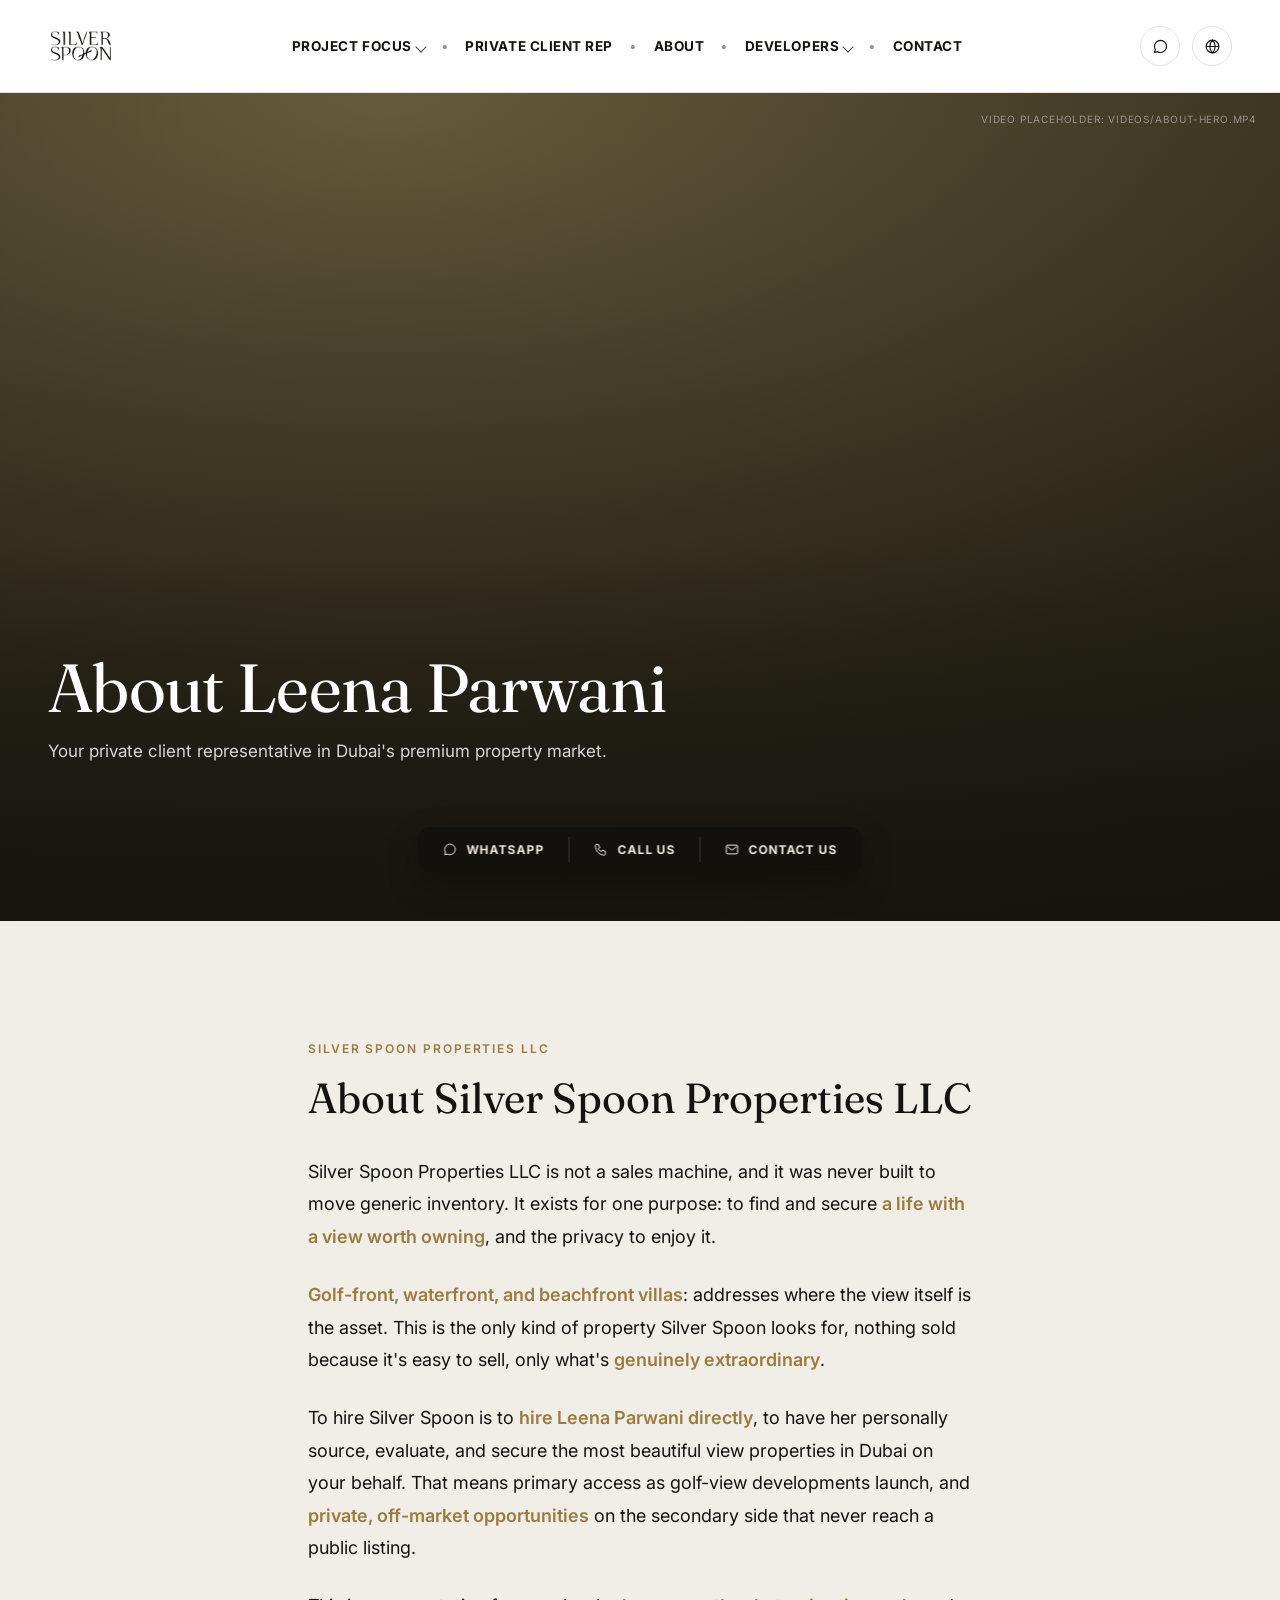
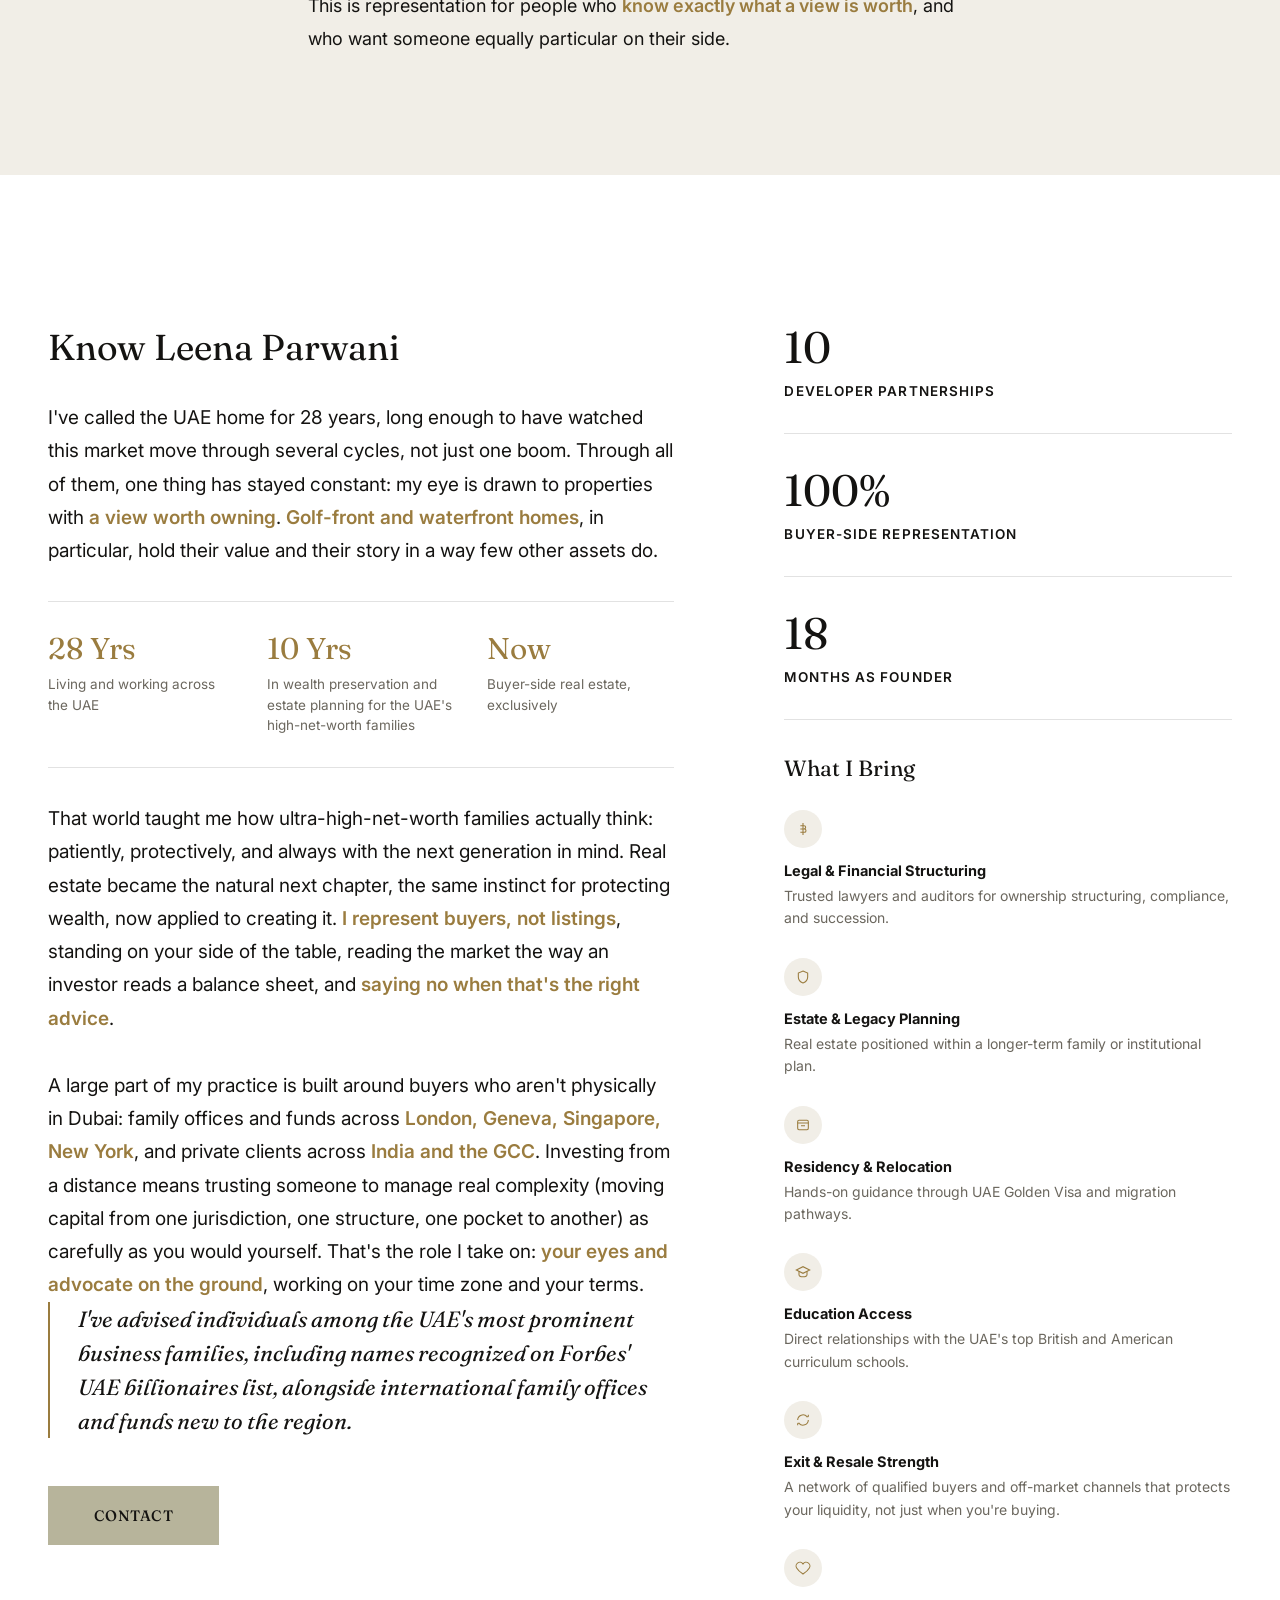
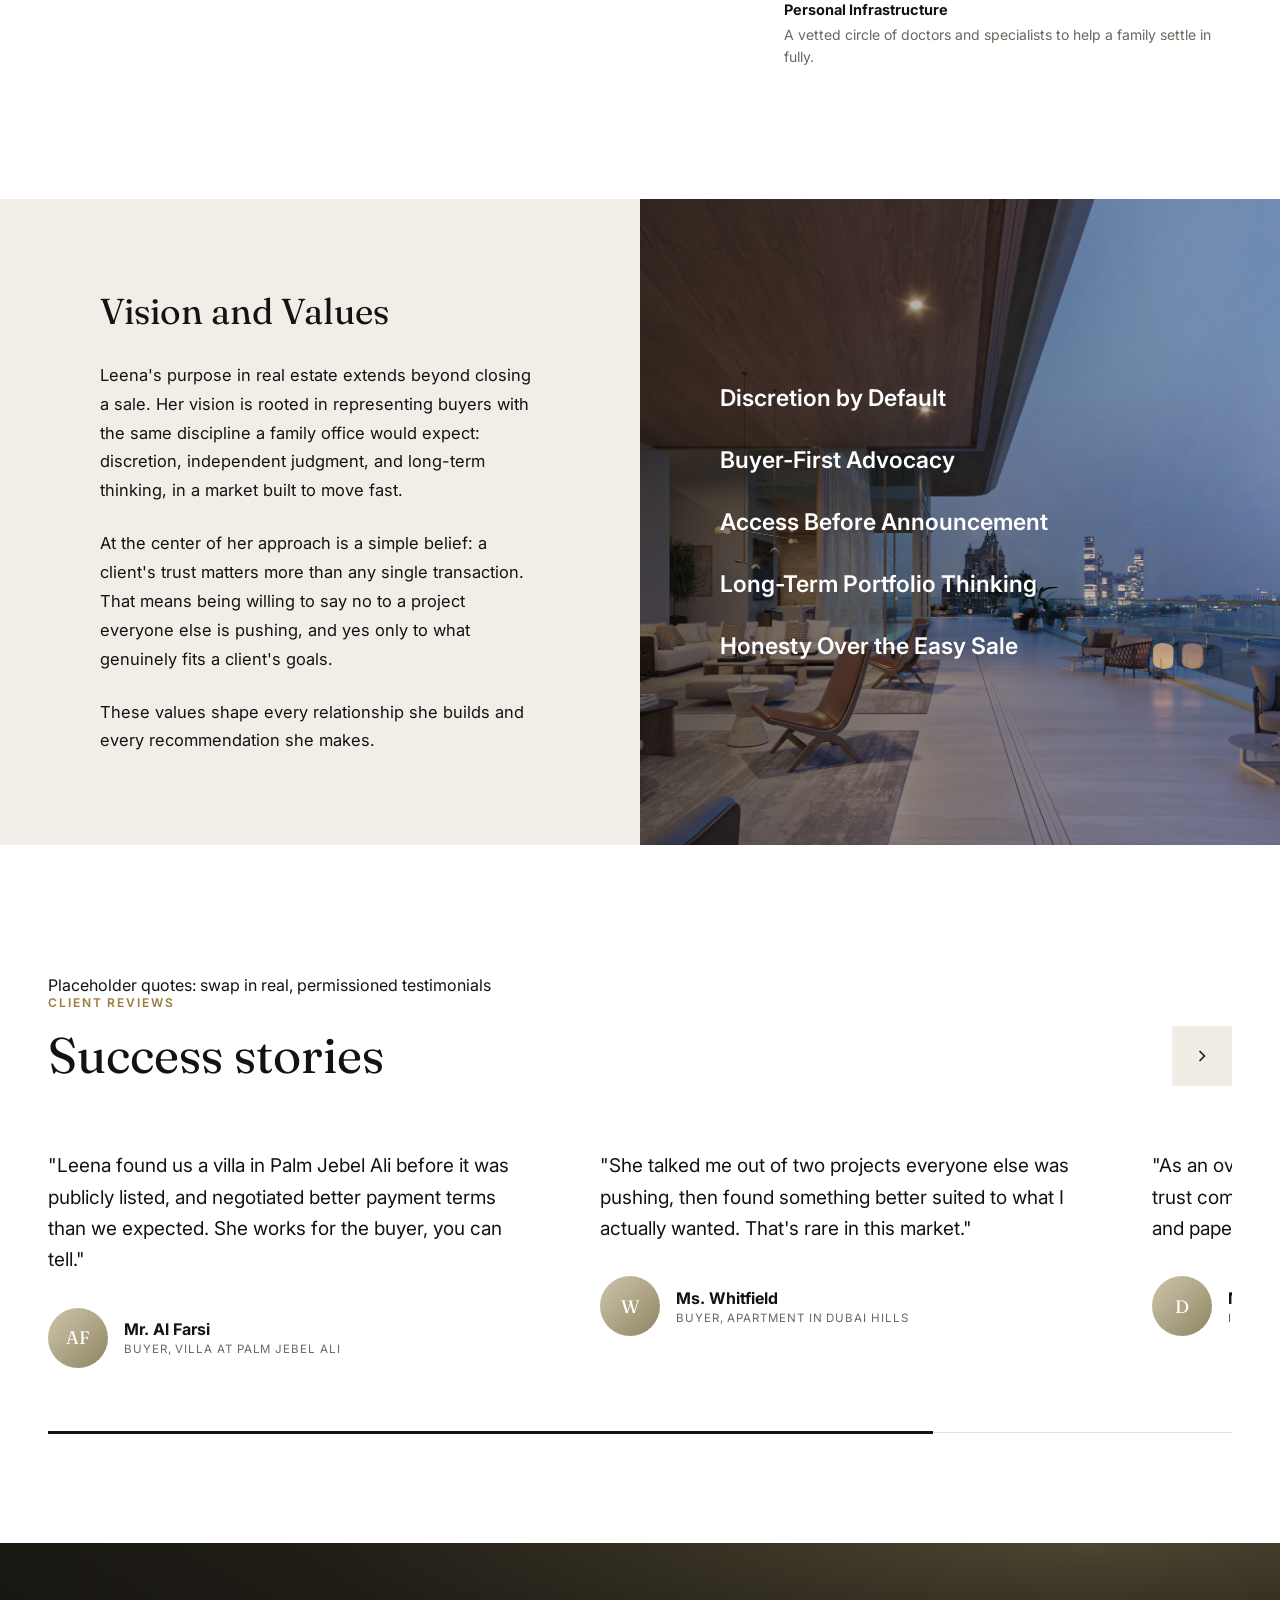
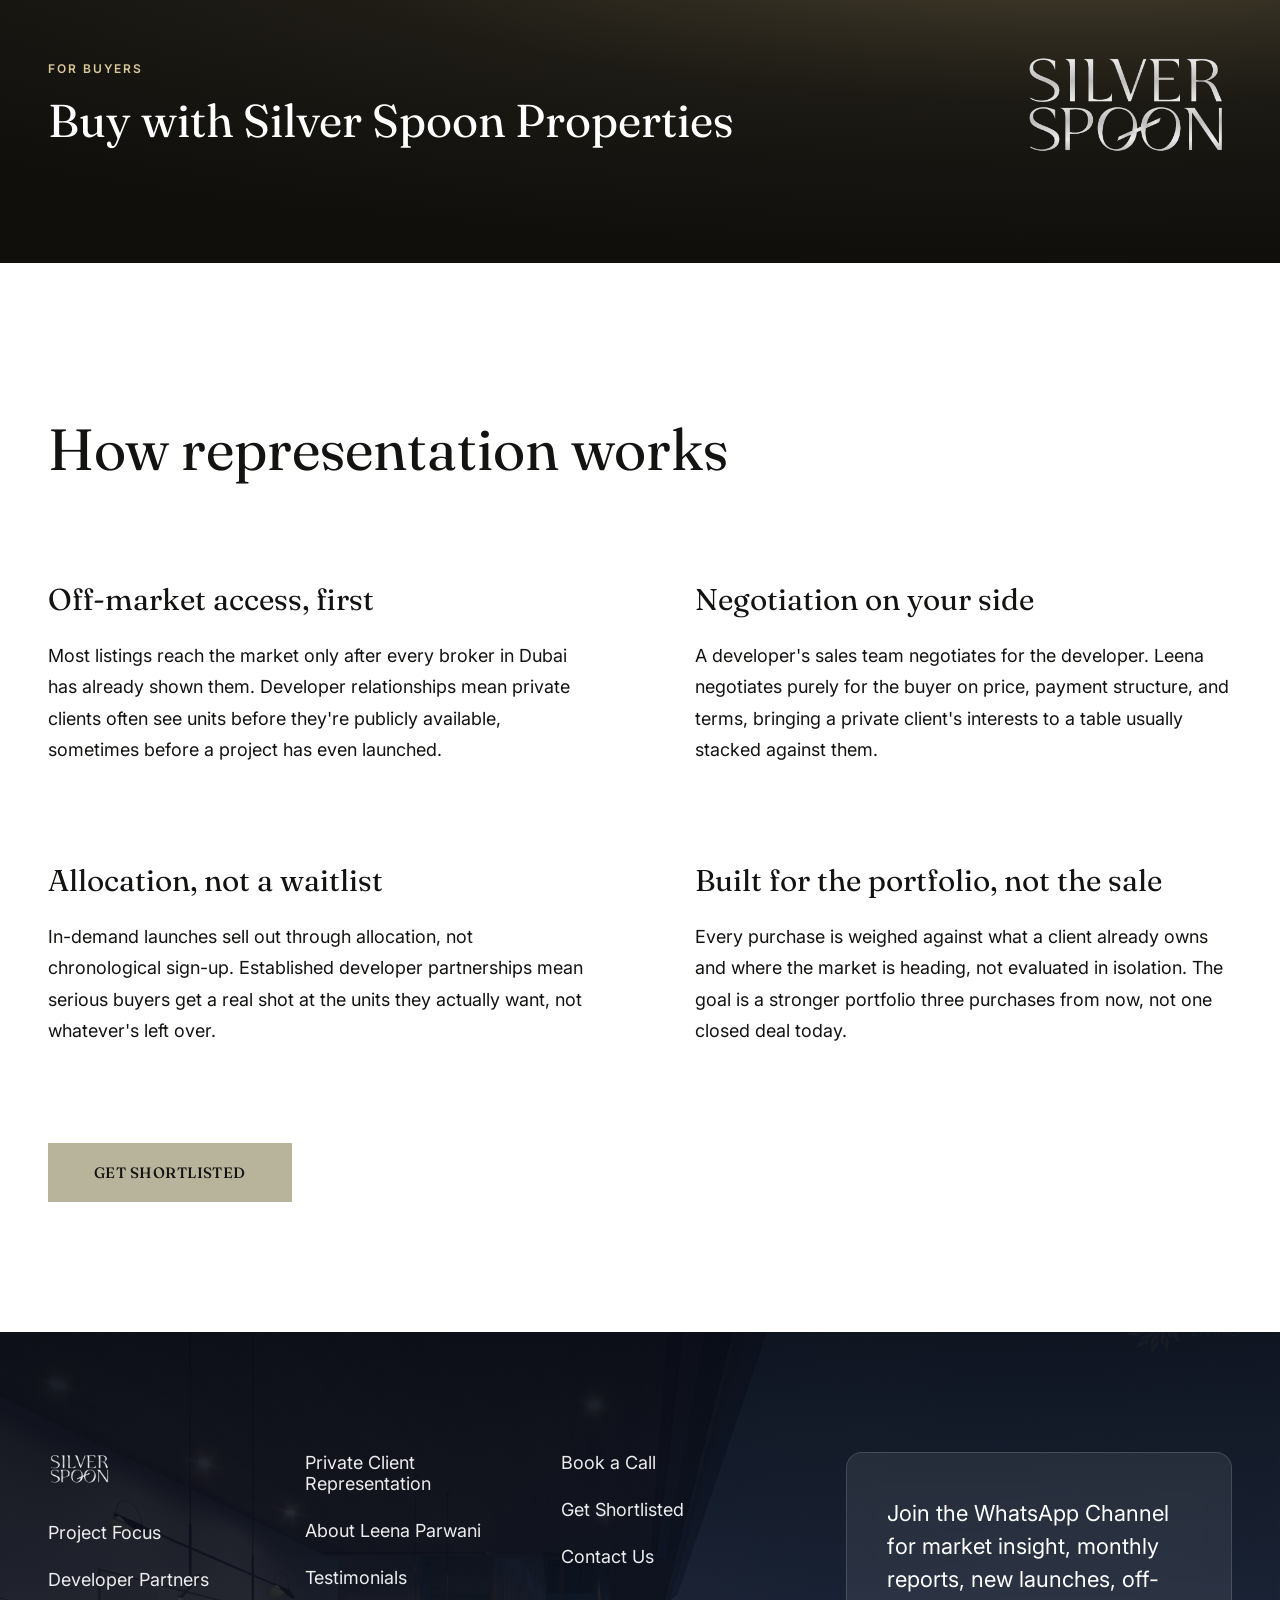
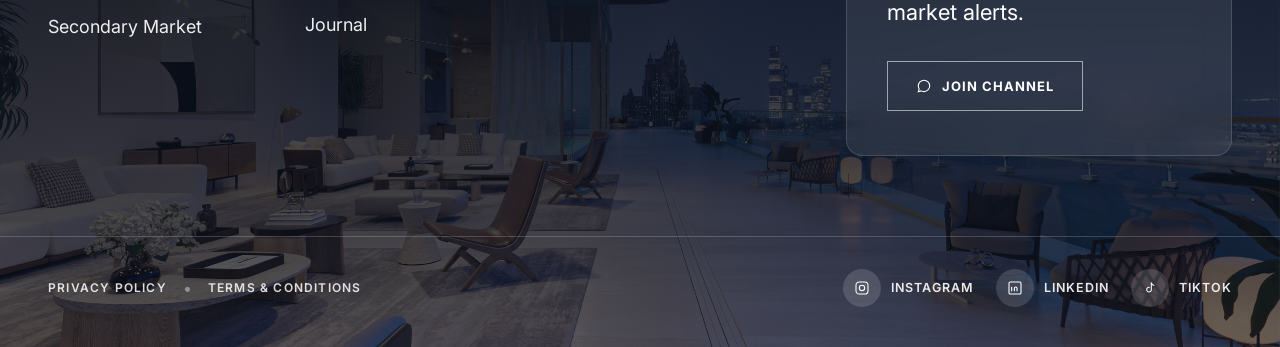
<file: about.html>
<!DOCTYPE html>
<html lang="en">
<head>
<meta charset="UTF-8">
<meta name="viewport" content="width=device-width, initial-scale=1.0">
<title>About Leena Parwani | Silver Spoon Properties</title>
<link rel="preconnect" href="https://fonts.googleapis.com">
<link rel="preconnect" href="https://fonts.gstatic.com" crossorigin>
<link href="https://fonts.googleapis.com/css2?family=Fraunces:ital,opsz,wght@0,9..144,300;0,9..144,400;0,9..144,500;1,9..144,400&family=Inter:wght@400;500;600;700&display=swap" rel="stylesheet">
<link rel="icon" href="images/favicon.png" type="image/png">
<script src="js/tracking.js"></script>
<link rel="stylesheet" href="css/base.css">
<link rel="stylesheet" href="css/about.css">
</head>
<body>

  <!-- ============ NAV ============ -->
  <header class="site-nav">
    <div class="nav-inner">
      <a href="/" class="logo">
        <img src="images/logo/logo-dark.png" alt="Silver Spoon Properties" class="logo-img">
      </a>

      <nav class="primary">
        <a href="/projects">Project Focus <span class="chevron"></span></a>
        <span class="dot">•</span>
        <a href="/representation">Private Client Rep</a>
        <span class="dot">•</span>
        <a href="/about">About</a>
        <span class="dot">•</span>
        <a href="/developers">Developers <span class="chevron"></span></a>
        <span class="dot">•</span>
        <a href="/contact">Contact</a>
      </nav>

      <div class="nav-icons">
        <a class="icon-circle" href="https://wa.me/971527693333" aria-label="WhatsApp Leena">
          <svg viewBox="0 0 24 24" fill="none" stroke-width="1.6"><path d="M20.5 11.9c0 4.7-3.8 8.5-8.5 8.5-1.5 0-2.9-.4-4.1-1.1L3.5 20.5l1.2-4.3a8.4 8.4 0 0 1-1.2-4.3c0-4.7 3.8-8.5 8.5-8.5s8.5 3.8 8.5 8.5Z"/></svg>
        </a>
        <a class="icon-circle" href="#" aria-label="Language">
          <svg viewBox="0 0 24 24" fill="none" stroke-width="1.6"><circle cx="12" cy="12" r="9"/><path d="M3 12h18M12 3c2.5 2.6 3.8 5.7 3.8 9s-1.3 6.4-3.8 9c-2.5-2.6-3.8-5.7-3.8-9s1.3-6.4 3.8-9Z"/></svg>
        </a>
        <button class="menu-toggle" aria-label="Menu" aria-expanded="false">
          <span></span><span></span><span></span>
        </button>
      </div>
    </div>
  </header>
  <div class="nav-spacer"></div>

  <!-- ============ HERO ============ -->
  <section class="hero">
    <div class="hero-fallback-bg"></div>
    <video autoplay muted loop playsinline>
      <source src="videos/YTDown.com_YouTube_Green-Ridge-at-Emaar-South_Media_3R5nJQ5xwvk_001_1080p.mp4" type="video/mp4">
    </video>

    <p class="hero-note">Video placeholder: videos/about-hero.mp4</p>

    <div class="hero-content">
      <h1>About Leena Parwani</h1>
      <p>Your private client representative in Dubai's premium property market.</p>
    </div>
  </section>

  <!-- ============ COMPANY INTRO ============ -->
  <section class="company-section">
    <div class="company-wrap">
      <span class="eyebrow">Silver Spoon Properties LLC</span>
      <h2>About Silver Spoon Properties LLC</h2>
      <p>Silver Spoon Properties LLC is not a sales machine, and it was never built to move generic inventory. It exists for one purpose: to find and secure <span class="highlight">a life with a view worth owning</span>, and the privacy to enjoy it.</p>
      <p><span class="highlight">Golf-front, waterfront, and beachfront villas</span>: addresses where the view itself is the asset. This is the only kind of property Silver Spoon looks for, nothing sold because it's easy to sell, only what's <span class="highlight">genuinely extraordinary</span>.</p>
      <p>To hire Silver Spoon is to <span class="highlight">hire Leena Parwani directly</span>, to have her personally source, evaluate, and secure the most beautiful view properties in Dubai on your behalf. That means primary access as golf-view developments launch, and <span class="highlight">private, off-market opportunities</span> on the secondary side that never reach a public listing.</p>
      <p>This is representation for people who <span class="highlight">know exactly what a view is worth</span>, and who want someone equally particular on their side.</p>
    </div>
  </section>

  <!-- ============ BIO + STATS ============ -->
  <section class="bio-section">
    <div class="bio-wrap">
      <div class="bio-grid">
        <div class="bio-copy">
          <h2>Know Leena Parwani</h2>
          <p>I've called the UAE home for 28 years, long enough to have watched this market move through several cycles, not just one boom. Through all of them, one thing has stayed constant: my eye is drawn to properties with <span class="highlight">a view worth owning</span>. <span class="highlight">Golf-front and waterfront homes</span>, in particular, hold their value and their story in a way few other assets do.</p>

          <div class="bio-milestones">
            <div class="milestone">
              <div class="milestone-num">28 Yrs</div>
              <div class="milestone-label">Living and working across the UAE</div>
            </div>
            <div class="milestone">
              <div class="milestone-num">10 Yrs</div>
              <div class="milestone-label">In wealth preservation and estate planning for the UAE's high-net-worth families</div>
            </div>
            <div class="milestone">
              <div class="milestone-num">Now</div>
              <div class="milestone-label">Buyer-side real estate, exclusively</div>
            </div>
          </div>

          <p>That world taught me how ultra-high-net-worth families actually think: patiently, protectively, and always with the next generation in mind. Real estate became the natural next chapter, the same instinct for protecting wealth, now applied to creating it. <span class="highlight">I represent buyers, not listings</span>, standing on your side of the table, reading the market the way an investor reads a balance sheet, and <span class="highlight">saying no when that's the right advice</span>.</p>
          <p>A large part of my practice is built around buyers who aren't physically in Dubai: family offices and funds across <span class="highlight">London, Geneva, Singapore, New York</span>, and private clients across <span class="highlight">India and the GCC</span>. Investing from a distance means trusting someone to manage real complexity (moving capital from one jurisdiction, one structure, one pocket to another) as carefully as you would yourself. That's the role I take on: <span class="highlight">your eyes and advocate on the ground</span>, working on your time zone and your terms.</p>

          <blockquote class="bio-pullquote">I've advised individuals among the UAE's most prominent business families, including names recognized on Forbes' UAE billionaires list, alongside international family offices and funds new to the region.</blockquote>

          <div class="bio-cta">
            <a class="btn-contact" href="/contact">Contact</a>
          </div>
        </div>

        <div class="stat-col">
          <div class="stat-item">
            <div class="stat-num">10</div>
            <div class="stat-label">Developer Partnerships</div>
          </div>
          <div class="stat-divider"></div>
          <div class="stat-item">
            <div class="stat-num">100%</div>
            <div class="stat-label">Buyer-Side Representation</div>
          </div>
          <div class="stat-divider"></div>
          <div class="stat-item">
            <div class="stat-num">18</div>
            <div class="stat-label">Months as Founder</div>
          </div>
          <div class="stat-divider"></div>

          <h3 class="bio-brings-head">What I Bring</h3>
          <div class="bio-brings-list">
            <div class="bring-item">
              <div class="bring-icon"><svg viewBox="0 0 24 24" fill="none" stroke-width="1.6"><path d="M12 3v18M8 7h5.5a2.5 2.5 0 0 1 0 5H8m0 0h6a2.5 2.5 0 0 1 0 5H8"/></svg></div>
              <h4>Legal &amp; Financial Structuring</h4>
              <p>Trusted lawyers and auditors for ownership structuring, compliance, and succession.</p>
            </div>
            <div class="bring-item">
              <div class="bring-icon"><svg viewBox="0 0 24 24" fill="none" stroke-width="1.6"><path d="M12 3l7 3v6c0 4.5-3 7.5-7 9-4-1.5-7-4.5-7-9V6l7-3Z"/></svg></div>
              <h4>Estate &amp; Legacy Planning</h4>
              <p>Real estate positioned within a longer-term family or institutional plan.</p>
            </div>
            <div class="bring-item">
              <div class="bring-icon"><svg viewBox="0 0 24 24" fill="none" stroke-width="1.6"><rect x="4" y="5" width="16" height="14" rx="2"/><path d="M4 9h16M9 13h6"/></svg></div>
              <h4>Residency &amp; Relocation</h4>
              <p>Hands-on guidance through UAE Golden Visa and migration pathways.</p>
            </div>
            <div class="bring-item">
              <div class="bring-icon"><svg viewBox="0 0 24 24" fill="none" stroke-width="1.6"><path d="M2 9l10-5 10 5-10 5-10-5Z"/><path d="M6 11v5c0 1.5 2.7 3 6 3s6-1.5 6-3v-5"/></svg></div>
              <h4>Education Access</h4>
              <p>Direct relationships with the UAE's top British and American curriculum schools.</p>
            </div>
            <div class="bring-item">
              <div class="bring-icon"><svg viewBox="0 0 24 24" fill="none" stroke-width="1.6"><path d="M4 12a8 8 0 0 1 14-5M20 7V4M20 7h-3"/><path d="M20 12a8 8 0 0 1-14 5M4 17v3M4 17h3"/></svg></div>
              <h4>Exit &amp; Resale Strength</h4>
              <p>A network of qualified buyers and off-market channels that protects your liquidity, not just when you're buying.</p>
            </div>
            <div class="bring-item">
              <div class="bring-icon"><svg viewBox="0 0 24 24" fill="none" stroke-width="1.6"><path d="M12 21s-7-4.5-9.5-9A5.5 5.5 0 0 1 12 6a5.5 5.5 0 0 1 9.5 6c-2.5 4.5-9.5 9-9.5 9Z"/></svg></div>
              <h4>Personal Infrastructure</h4>
              <p>A vetted circle of doctors and specialists to help a family settle in fully.</p>
            </div>
          </div>
        </div>
      </div>
    </div>
  </section>

  <!-- ============ VISION & VALUES ============ -->
  <section class="vision">
    <div class="vision-text">
      <h2>Vision and Values</h2>
      <p>Leena's purpose in real estate extends beyond closing a sale. Her vision is rooted in representing buyers with the same discipline a family office would expect: discretion, independent judgment, and long-term thinking, in a market built to move fast.</p>
      <p>At the center of her approach is a simple belief: a client's trust matters more than any single transaction. That means being willing to say no to a project everyone else is pushing, and yes only to what genuinely fits a client's goals.</p>
      <p>These values shape every relationship she builds and every recommendation she makes.</p>
    </div>
    <div class="vision-photo">
      <img src="images/footerbgimg-ZVM1Y70n.png" alt="Interior view illustrating Silver Spoon Properties' vision and values">
      <div class="vision-values">
        <span>Discretion by Default</span>
        <span>Buyer-First Advocacy</span>
        <span>Access Before Announcement</span>
        <span>Long-Term Portfolio Thinking</span>
        <span>Honesty Over the Easy Sale</span>
      </div>
    </div>
  </section>

  <!-- ============ TESTIMONIALS ============ -->
  <section class="testimonials">
    <div class="test-wrap">
      <p class="bio-note">Placeholder quotes: swap in real, permissioned testimonials</p>
      <div class="test-head">
        <div>
          <span class="eyebrow">Client Reviews</span>
          <h2>Success stories</h2>
        </div>
        <button class="test-next" id="testNext" aria-label="Next testimonial">
          <svg viewBox="0 0 24 24" fill="none" stroke-width="1.8"><path d="M9 6l6 6-6 6"/></svg>
        </button>
      </div>

      <div class="test-track" id="testTrack">
        <div class="test-card">
          <p>"Leena found us a villa in Palm Jebel Ali before it was publicly listed, and negotiated better payment terms than we expected. She works for the buyer, you can tell."</p>
          <div class="test-person">
            <div class="test-avatar">AF</div>
            <div>
              <div class="name">Mr. Al Farsi</div>
              <div class="role">Buyer, Villa at Palm Jebel Ali</div>
            </div>
          </div>
        </div>

        <div class="test-card">
          <p>"She talked me out of two projects everyone else was pushing, then found something better suited to what I actually wanted. That's rare in this market."</p>
          <div class="test-person">
            <div class="test-avatar">W</div>
            <div>
              <div class="name">Ms. Whitfield</div>
              <div class="role">Buyer, Apartment in Dubai Hills</div>
            </div>
          </div>
        </div>

        <div class="test-card">
          <p>"As an overseas investor, I needed someone I could trust completely. Leena handled allocation, negotiation, and paperwork without me setting foot in Dubai."</p>
          <div class="test-person">
            <div class="test-avatar">D</div>
            <div>
              <div class="name">Mr. Devendra</div>
              <div class="role">Investor, Off-Plan Portfolio</div>
            </div>
          </div>
        </div>
      </div>

      <div class="test-progress"><div class="thumb" id="testThumb"></div></div>
    </div>
  </section>

  <!-- ============ DARK TEASER BAND ============ -->
  <section class="teaser">
    <div class="teaser-inner">
      <div class="teaser-text">
        <span class="eyebrow">For Buyers</span>
        <h2>Buy with Silver Spoon Properties</h2>
      </div>
      <div class="teaser-logo">
        <img src="images/logo/logo.png" alt="Silver Spoon Properties">
      </div>
    </div>
  </section>

  <!-- ============ VALUE PROPS 2x2 ============ -->
  <section class="approach">
    <div class="approach-wrap">
      <h2>How representation works</h2>
      <div class="approach-grid">
        <div class="approach-item">
          <h3>Off-market access, first</h3>
          <p>Most listings reach the market only after every broker in Dubai has already shown them. Developer relationships mean private clients often see units before they're publicly available, sometimes before a project has even launched.</p>
        </div>
        <div class="approach-item">
          <h3>Negotiation on your side</h3>
          <p>A developer's sales team negotiates for the developer. Leena negotiates purely for the buyer on price, payment structure, and terms, bringing a private client's interests to a table usually stacked against them.</p>
        </div>
        <div class="approach-item">
          <h3>Allocation, not a waitlist</h3>
          <p>In-demand launches sell out through allocation, not chronological sign-up. Established developer partnerships mean serious buyers get a real shot at the units they actually want, not whatever's left over.</p>
        </div>
        <div class="approach-item">
          <h3>Built for the portfolio, not the sale</h3>
          <p>Every purchase is weighed against what a client already owns and where the market is heading, not evaluated in isolation. The goal is a stronger portfolio three purchases from now, not one closed deal today.</p>
        </div>
      </div>
      <div class="approach-cta">
        <a class="btn-contact" href="/contact#shortlist">Get Shortlisted</a>
      </div>
    </div>
  </section>

  <!-- ============ FOOTER (standard, identical on every page) ============ -->
  <footer class="site-footer">
    <div class="footer-bg"></div>
    <div class="footer-overlay"></div>
    <div class="footer-content">
      <div class="footer-top">
        <div class="footer-cols">
          <div class="footer-col">
            <div class="flogo"><img src="images/logo/logo.png" alt="Silver Spoon Properties" class="logo-img"></div>
            <a href="/projects">Project Focus</a>
            <a href="/developers">Developer Partners</a>
            <a href="/coming-soon?page=Secondary+Market">Secondary Market</a>
          </div>
          <div class="footer-col">
            <a href="/representation">Private Client Representation</a>
            <a href="/about">About Leena Parwani</a>
            <a href="/coming-soon?page=Testimonials">Testimonials</a>
            <a href="/coming-soon?page=Journal">Journal</a>
          </div>
          <div class="footer-col">
            <a href="/contact#book-a-call">Book a Call</a>
            <a href="/contact#shortlist">Get Shortlisted</a>
            <a href="/contact">Contact Us</a>
          </div>
        </div>

        <div class="footer-card">
          <p>Join the WhatsApp Channel for market insight, monthly reports, new launches, off-market alerts.</p>
          <a class="btn-wa-join" href="#">
            <svg viewBox="0 0 24 24" fill="none" stroke-width="1.6"><path d="M20.5 11.9c0 4.7-3.8 8.5-8.5 8.5-1.5 0-2.9-.4-4.1-1.1L3.5 20.5l1.2-4.3a8.4 8.4 0 0 1-1.2-4.3c0-4.7 3.8-8.5 8.5-8.5s8.5 3.8 8.5 8.5Z"/></svg>
            Join Channel
          </a>
        </div>
      </div>

      <div class="footer-bottom">
        <div class="footer-legal">
          <a href="/privacy">Privacy Policy</a><span>•</span><a href="/terms">Terms &amp; Conditions</a>
        </div>
        <div class="footer-social">
          <a href="https://www.instagram.com/leenaparwani?igsi=MTZodG40NWRyOHY2cw%3D%3D&utm_source=qr" target="_blank" rel="noopener"><span class="fs-icon"><svg viewBox="0 0 24 24" fill="none" stroke-width="1.6"><rect x="3" y="3" width="18" height="18" rx="5"/><circle cx="12" cy="12" r="4"/><circle cx="17.2" cy="6.8" r="0.6" fill="currentColor" stroke="none"/></svg></span>Instagram</a>
          <a href="https://www.linkedin.com/in/leenaparwani/" target="_blank" rel="noopener"><span class="fs-icon"><svg viewBox="0 0 24 24" fill="none" stroke-width="1.6"><rect x="3" y="3" width="18" height="18" rx="2"/><path d="M7 10v7M7 7v.01M11 17v-4.5a2 2 0 0 1 4 0V17M11 12.5V17"/></svg></span>LinkedIn</a>
          <a href="https://www.tiktok.com/@leenaparwani8?_r=1&_t=ZS-99CkbMmUnyv" target="_blank" rel="noopener"><span class="fs-icon"><svg viewBox="0 0 24 24" fill="none" stroke-width="1.6"><path d="M14 4v10.5a3.5 3.5 0 1 1-2.5-3.36"/><path d="M14 4c.4 2.4 2.1 4 4.3 4.3"/></svg></span>TikTok</a>
        </div>
      </div>
    </div>
  </footer>

  <!-- ============ FLOATING CONTACT PILL (persists across the whole site) ============ -->
  <div class="contact-pill">
    <a href="https://wa.me/971527693333"><svg viewBox="0 0 24 24" fill="none" stroke-width="1.6"><path d="M20.5 11.9c0 4.7-3.8 8.5-8.5 8.5-1.5 0-2.9-.4-4.1-1.1L3.5 20.5l1.2-4.3a8.4 8.4 0 0 1-1.2-4.3c0-4.7 3.8-8.5 8.5-8.5s8.5 3.8 8.5 8.5Z"/></svg>WhatsApp</a>
    <div class="sep"></div>
    <a href="tel:+971527693333"><svg viewBox="0 0 24 24" fill="none" stroke-width="1.6"><path d="M4 4h4l2 5-2.5 1.5a11 11 0 0 0 5 5L14 13l5 2v4a2 2 0 0 1-2 2C9.5 21 3 14.5 3 6a2 2 0 0 1 1-2Z"/></svg>Call Us</a>
    <div class="sep"></div>
    <a href="/contact"><svg viewBox="0 0 24 24" fill="none" stroke-width="1.6"><rect x="3" y="5" width="18" height="14" rx="2"/><path d="m4 7 8 6 8-6"/></svg>Contact Us</a>
  </div>

  <script>
    const track = document.getElementById('testTrack');
    const thumb = document.getElementById('testThumb');
    const nextBtn = document.getElementById('testNext');

    function syncThumb(){
      const max = track.scrollWidth - track.clientWidth;
      const pct = max > 0 ? (track.scrollLeft / max) : 0;
      const thumbWidth = Math.max(15, (track.clientWidth / track.scrollWidth) * 100);
      thumb.style.width = thumbWidth + '%';
      thumb.style.left = (pct * (100 - thumbWidth)) + '%';
    }
    track.addEventListener('scroll', syncThumb);
    window.addEventListener('resize', syncThumb);
    nextBtn.addEventListener('click', () => {
      const card = track.querySelector('.test-card');
      const step = card.offsetWidth + 72;
      track.scrollBy({ left: step, behavior: 'smooth' });
    });
    syncThumb();
  </script>

  <script src="js/nav.js"></script>

</body>
</html>
</file>
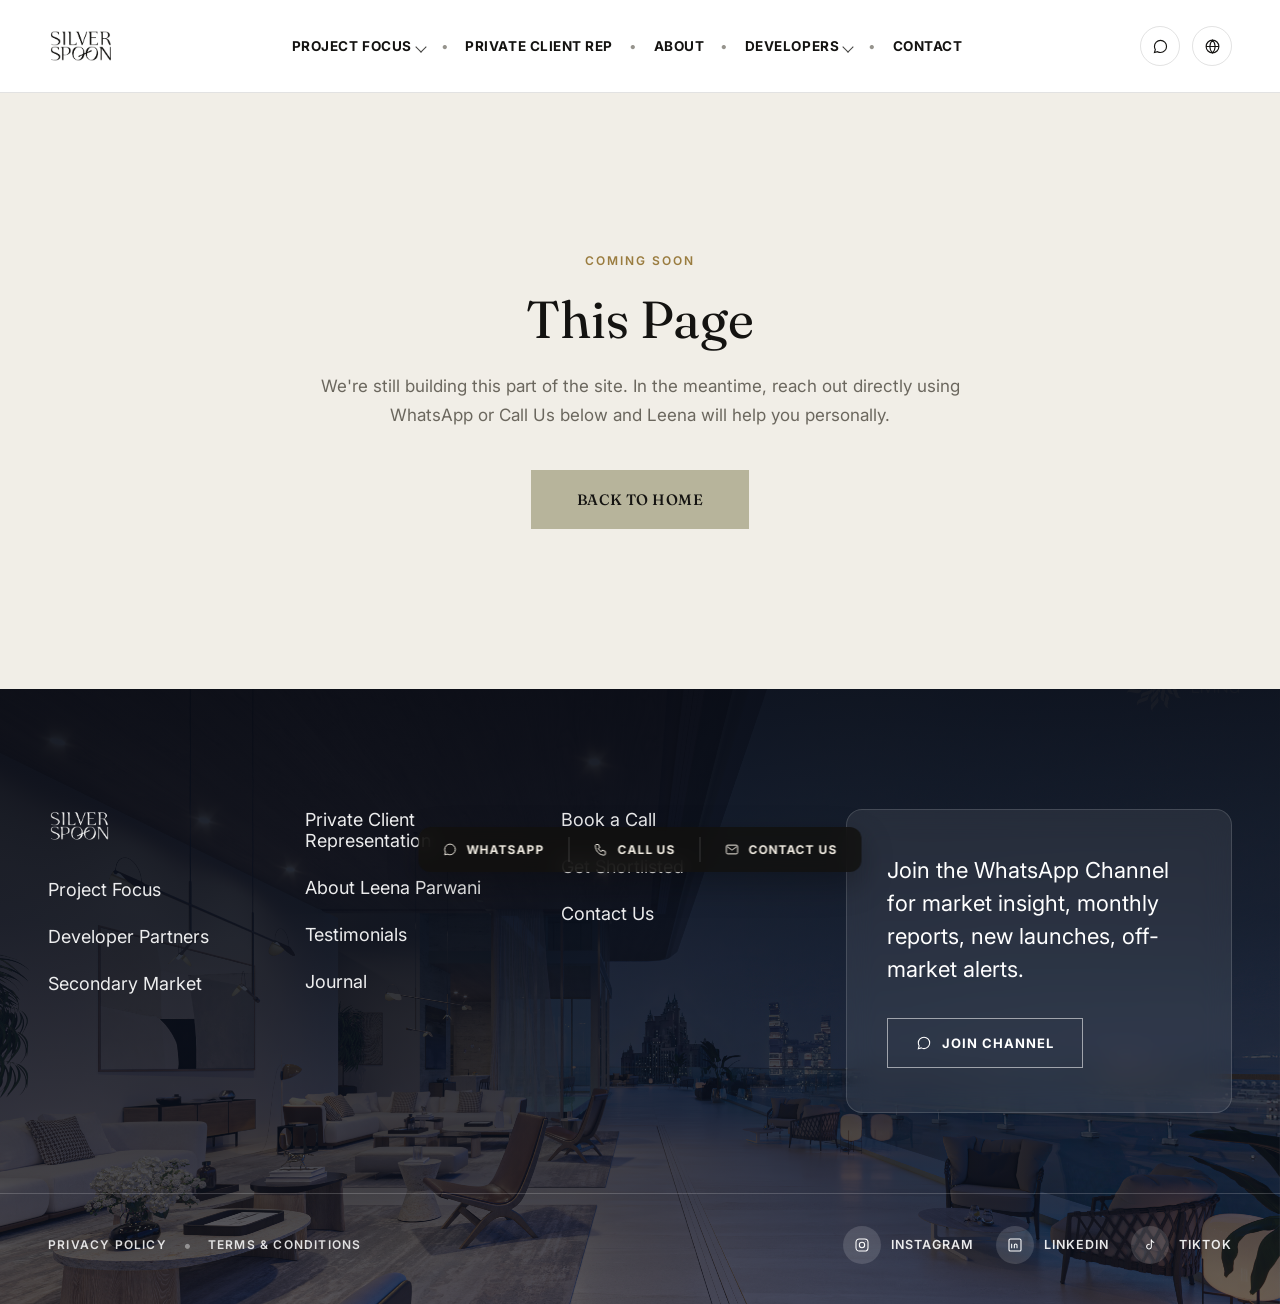
<file: coming-soon.html>
<!DOCTYPE html>
<html lang="en">
<head>
<meta charset="UTF-8">
<meta name="viewport" content="width=device-width, initial-scale=1.0">
<title>Coming Soon | Silver Spoon Properties</title>
<link rel="preconnect" href="https://fonts.googleapis.com">
<link rel="preconnect" href="https://fonts.gstatic.com" crossorigin>
<link href="https://fonts.googleapis.com/css2?family=Fraunces:ital,opsz,wght@0,9..144,300;0,9..144,400;0,9..144,500;1,9..144,400&family=Inter:wght@400;500;600;700&display=swap" rel="stylesheet">
<link rel="icon" href="images/favicon.png" type="image/png">
<script src="js/tracking.js"></script>
<link rel="stylesheet" href="css/base.css">
<link rel="stylesheet" href="css/coming-soon.css">
</head>
<body>

  <!-- ============ NAV ============ -->
  <header class="site-nav">
    <div class="nav-inner">
      <a href="/" class="logo">
        <img src="images/logo/logo-dark.png" alt="Silver Spoon Properties" class="logo-img">
      </a>

      <nav class="primary">
        <a href="/projects">Project Focus <span class="chevron"></span></a>
        <span class="dot">•</span>
        <a href="/representation">Private Client Rep</a>
        <span class="dot">•</span>
        <a href="/about">About</a>
        <span class="dot">•</span>
        <a href="/developers">Developers <span class="chevron"></span></a>
        <span class="dot">•</span>
        <a href="/contact">Contact</a>
      </nav>

      <div class="nav-icons">
        <a class="icon-circle" href="https://wa.me/971527693333" aria-label="WhatsApp Leena">
          <svg viewBox="0 0 24 24" fill="none" stroke-width="1.6"><path d="M20.5 11.9c0 4.7-3.8 8.5-8.5 8.5-1.5 0-2.9-.4-4.1-1.1L3.5 20.5l1.2-4.3a8.4 8.4 0 0 1-1.2-4.3c0-4.7 3.8-8.5 8.5-8.5s8.5 3.8 8.5 8.5Z"/></svg>
        </a>
        <a class="icon-circle" href="#" aria-label="Language">
          <svg viewBox="0 0 24 24" fill="none" stroke-width="1.6"><circle cx="12" cy="12" r="9"/><path d="M3 12h18M12 3c2.5 2.6 3.8 5.7 3.8 9s-1.3 6.4-3.8 9c-2.5-2.6-3.8-5.7-3.8-9s1.3-6.4 3.8-9Z"/></svg>
        </a>
        <button class="menu-toggle" aria-label="Menu" aria-expanded="false">
          <span></span><span></span><span></span>
        </button>
      </div>
    </div>
  </header>
  <div class="nav-spacer"></div>

  <!-- ============ COMING SOON ============ -->
  <section class="soon">
    <div class="soon-inner">
      <span class="eyebrow">Coming Soon</span>
      <h1 id="soonTitle">This Page</h1>
      <p>We're still building this part of the site. In the meantime, reach out directly using WhatsApp or Call Us below and Leena will help you personally.</p>
      <div class="soon-cta">
        <a class="btn-contact" href="/">Back To Home</a>
      </div>
    </div>
  </section>

  <!-- ============ FOOTER (standard, identical on every page) ============ -->
  <footer class="site-footer">
    <div class="footer-bg"></div>
    <div class="footer-overlay"></div>
    <div class="footer-content">
      <div class="footer-top">
        <div class="footer-cols">
          <div class="footer-col">
            <div class="flogo"><img src="images/logo/logo.png" alt="Silver Spoon Properties" class="logo-img"></div>
            <a href="/projects">Project Focus</a>
            <a href="/developers">Developer Partners</a>
            <a href="/coming-soon?page=Secondary+Market">Secondary Market</a>
          </div>
          <div class="footer-col">
            <a href="/representation">Private Client Representation</a>
            <a href="/about">About Leena Parwani</a>
            <a href="/coming-soon?page=Testimonials">Testimonials</a>
            <a href="/coming-soon?page=Journal">Journal</a>
          </div>
          <div class="footer-col">
            <a href="/contact#book-a-call">Book a Call</a>
            <a href="/contact#shortlist">Get Shortlisted</a>
            <a href="/contact">Contact Us</a>
          </div>
        </div>

        <div class="footer-card">
          <p>Join the WhatsApp Channel for market insight, monthly reports, new launches, off-market alerts.</p>
          <a class="btn-wa-join" href="#">
            <svg viewBox="0 0 24 24" fill="none" stroke-width="1.6"><path d="M20.5 11.9c0 4.7-3.8 8.5-8.5 8.5-1.5 0-2.9-.4-4.1-1.1L3.5 20.5l1.2-4.3a8.4 8.4 0 0 1-1.2-4.3c0-4.7 3.8-8.5 8.5-8.5s8.5 3.8 8.5 8.5Z"/></svg>
            Join Channel
          </a>
        </div>
      </div>

      <div class="footer-bottom">
        <div class="footer-legal">
          <a href="/privacy">Privacy Policy</a><span>•</span><a href="/terms">Terms &amp; Conditions</a>
        </div>
        <div class="footer-social">
          <a href="https://www.instagram.com/leenaparwani?igsi=MTZodG40NWRyOHY2cw%3D%3D&utm_source=qr" target="_blank" rel="noopener"><span class="fs-icon"><svg viewBox="0 0 24 24" fill="none" stroke-width="1.6"><rect x="3" y="3" width="18" height="18" rx="5"/><circle cx="12" cy="12" r="4"/><circle cx="17.2" cy="6.8" r="0.6" fill="currentColor" stroke="none"/></svg></span>Instagram</a>
          <a href="https://www.linkedin.com/in/leenaparwani/" target="_blank" rel="noopener"><span class="fs-icon"><svg viewBox="0 0 24 24" fill="none" stroke-width="1.6"><rect x="3" y="3" width="18" height="18" rx="2"/><path d="M7 10v7M7 7v.01M11 17v-4.5a2 2 0 0 1 4 0V17M11 12.5V17"/></svg></span>LinkedIn</a>
          <a href="https://www.tiktok.com/@leenaparwani8?_r=1&_t=ZS-99CkbMmUnyv" target="_blank" rel="noopener"><span class="fs-icon"><svg viewBox="0 0 24 24" fill="none" stroke-width="1.6"><path d="M14 4v10.5a3.5 3.5 0 1 1-2.5-3.36"/><path d="M14 4c.4 2.4 2.1 4 4.3 4.3"/></svg></span>TikTok</a>
        </div>
      </div>
    </div>
  </footer>

  <!-- ============ FLOATING CONTACT PILL (persists across the whole site) ============ -->
  <div class="contact-pill">
    <a href="https://wa.me/971527693333"><svg viewBox="0 0 24 24" fill="none" stroke-width="1.6"><path d="M20.5 11.9c0 4.7-3.8 8.5-8.5 8.5-1.5 0-2.9-.4-4.1-1.1L3.5 20.5l1.2-4.3a8.4 8.4 0 0 1-1.2-4.3c0-4.7 3.8-8.5 8.5-8.5s8.5 3.8 8.5 8.5Z"/></svg>WhatsApp</a>
    <div class="sep"></div>
    <a href="tel:+971527693333"><svg viewBox="0 0 24 24" fill="none" stroke-width="1.6"><path d="M4 4h4l2 5-2.5 1.5a11 11 0 0 0 5 5L14 13l5 2v4a2 2 0 0 1-2 2C9.5 21 3 14.5 3 6a2 2 0 0 1 1-2Z"/></svg>Call Us</a>
    <div class="sep"></div>
    <a href="/contact"><svg viewBox="0 0 24 24" fill="none" stroke-width="1.6"><rect x="3" y="5" width="18" height="14" rx="2"/><path d="m4 7 8 6 8-6"/></svg>Contact Us</a>
  </div>

  <script>
    const params = new URLSearchParams(window.location.search);
    const pageName = params.get('page') || 'This Page';
    document.getElementById('soonTitle').textContent = pageName;
    document.title = pageName + ', Coming Soon | Silver Spoon Properties';
  </script>

  <script src="js/nav.js"></script>

</body>
</html>
</file>
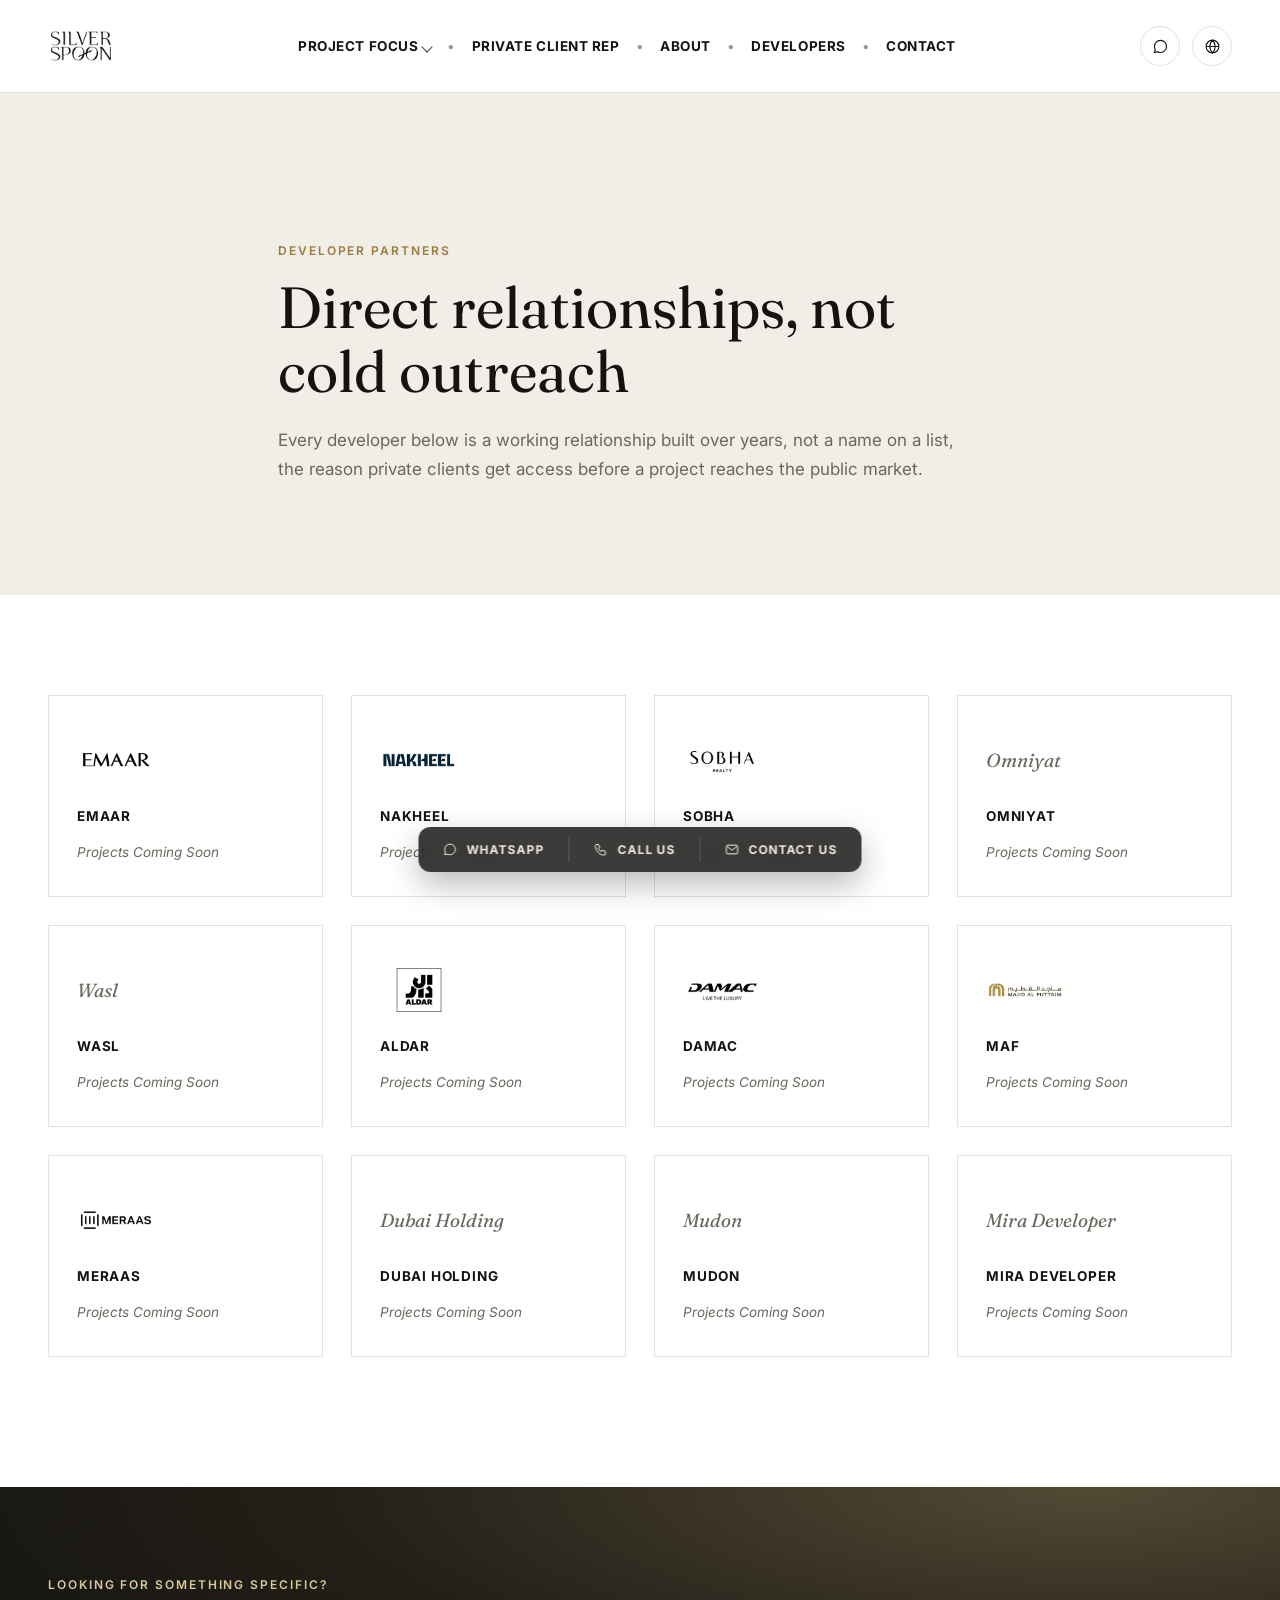
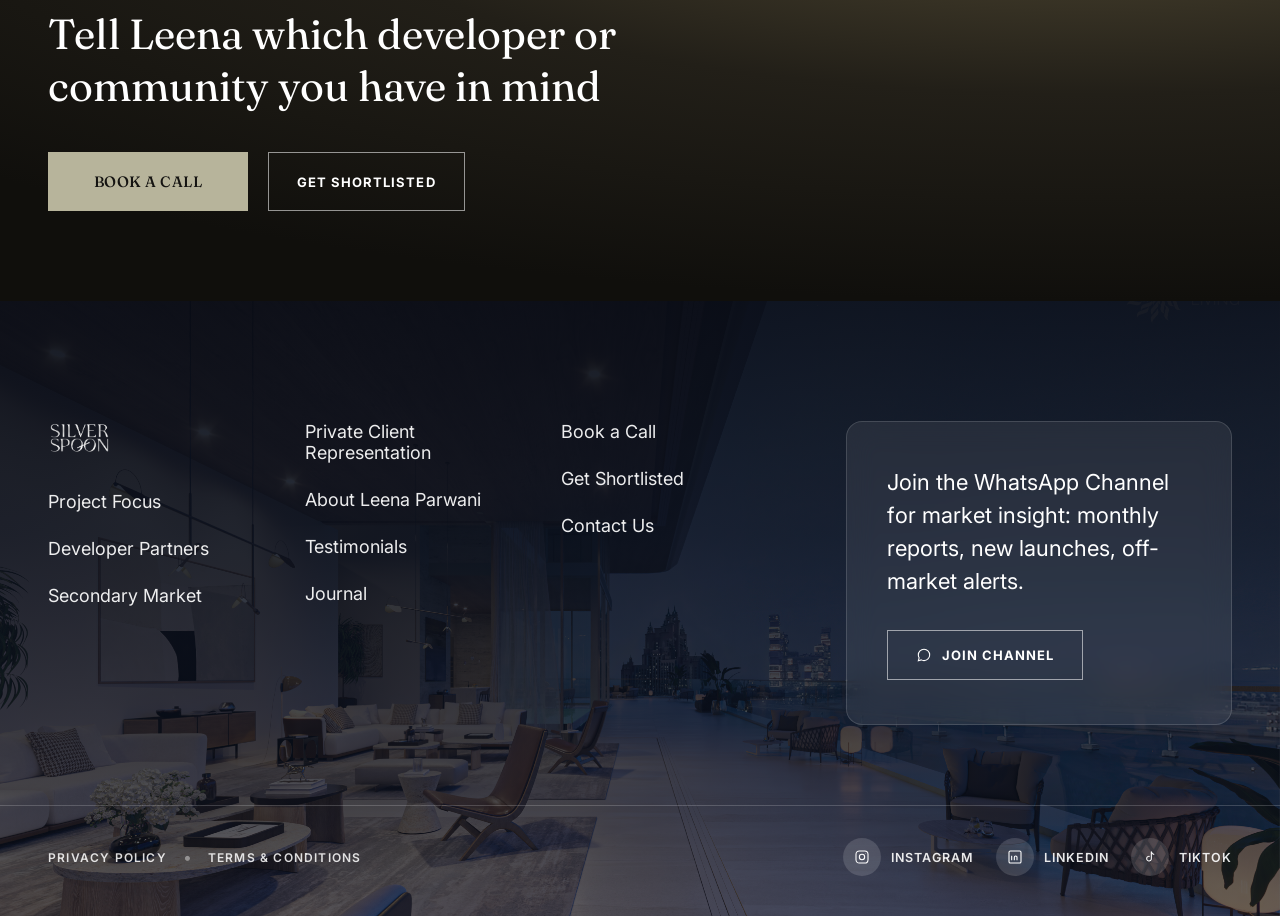
<file: developers.html>
<!DOCTYPE html>
<html lang="en">
<head>
<meta charset="UTF-8">
<meta name="viewport" content="width=device-width, initial-scale=1.0">
<title>Developer Partners | Silver Spoon Properties</title>
<link rel="preconnect" href="https://fonts.googleapis.com">
<link rel="preconnect" href="https://fonts.gstatic.com" crossorigin>
<link href="https://fonts.googleapis.com/css2?family=Fraunces:ital,opsz,wght@0,9..144,300;0,9..144,400;0,9..144,500;1,9..144,400&family=Inter:wght@400;500;600;700&display=swap" rel="stylesheet">
<link rel="icon" href="images/favicon.png" type="image/png">
<script src="js/tracking.js"></script>
<link rel="stylesheet" href="css/base.css">
<link rel="stylesheet" href="css/developers.css">
</head>
<body>

  <!-- ============ NAV ============ -->
  <header class="site-nav">
    <div class="nav-inner">
      <a href="/" class="logo">
        <img src="images/logo/logo-dark.png" alt="Silver Spoon Properties" class="logo-img">
      </a>

      <nav class="primary">
        <a href="/projects">Project Focus <span class="chevron"></span></a>
        <span class="dot">•</span>
        <a href="/representation">Private Client Rep</a>
        <span class="dot">•</span>
        <a href="/about">About</a>
        <span class="dot">•</span>
        <a href="/developers">Developers</a>
        <span class="dot">•</span>
        <a href="/contact">Contact</a>
      </nav>

      <div class="nav-icons">
        <a class="icon-circle" href="https://wa.me/971527693333" aria-label="WhatsApp Leena">
          <svg viewBox="0 0 24 24" fill="none" stroke-width="1.6"><path d="M20.5 11.9c0 4.7-3.8 8.5-8.5 8.5-1.5 0-2.9-.4-4.1-1.1L3.5 20.5l1.2-4.3a8.4 8.4 0 0 1-1.2-4.3c0-4.7 3.8-8.5 8.5-8.5s8.5 3.8 8.5 8.5Z"/></svg>
        </a>
        <a class="icon-circle" href="#" aria-label="Language">
          <svg viewBox="0 0 24 24" fill="none" stroke-width="1.6"><circle cx="12" cy="12" r="9"/><path d="M3 12h18M12 3c2.5 2.6 3.8 5.7 3.8 9s-1.3 6.4-3.8 9c-2.5-2.6-3.8-5.7-3.8-9s1.3-6.4 3.8-9Z"/></svg>
        </a>
        <button class="menu-toggle" aria-label="Menu" aria-expanded="false">
          <span></span><span></span><span></span>
        </button>
      </div>
    </div>
  </header>
  <div class="nav-spacer"></div>

  <!-- ============ HERO ============ -->
  <section class="dev-hero">
    <div class="dev-hero-wrap">
      <span class="eyebrow">Developer Partners</span>
      <h1>Direct relationships, not cold outreach</h1>
      <p>Every developer below is a working relationship built over years, not a name on a list, the reason private clients get access before a project reaches the public market.</p>
    </div>
  </section>

  <!-- ============ DEVELOPER GRID ============ -->
  <section class="dev-grid-section">
    <div class="dev-grid-wrap">
      <div class="dev-grid" id="devGrid"></div>
    </div>
  </section>

  <!-- ============ CLOSING CTA ============ -->
  <section class="dev-cta">
    <div class="dev-cta-inner">
      <span class="eyebrow">Looking For Something Specific?</span>
      <h2>Tell Leena which developer or community you have in mind</h2>
      <div class="dev-cta-actions">
        <a class="btn-contact" href="/contact#book-a-call">Book a Call</a>
        <a class="btn-wa-join" href="/contact#shortlist">Get Shortlisted</a>
      </div>
    </div>
  </section>

  <!-- ============ FOOTER (standard, identical on every page) ============ -->
  <footer class="site-footer">
    <div class="footer-bg"></div>
    <div class="footer-overlay"></div>
    <div class="footer-content">
      <div class="footer-top">
        <div class="footer-cols">
          <div class="footer-col">
            <div class="flogo"><img src="images/logo/logo.png" alt="Silver Spoon Properties" class="logo-img"></div>
            <a href="/projects">Project Focus</a>
            <a href="/developers">Developer Partners</a>
            <a href="/coming-soon?page=Secondary+Market">Secondary Market</a>
          </div>
          <div class="footer-col">
            <a href="/representation">Private Client Representation</a>
            <a href="/about">About Leena Parwani</a>
            <a href="/coming-soon?page=Testimonials">Testimonials</a>
            <a href="/coming-soon?page=Journal">Journal</a>
          </div>
          <div class="footer-col">
            <a href="/contact#book-a-call">Book a Call</a>
            <a href="/contact#shortlist">Get Shortlisted</a>
            <a href="/contact">Contact Us</a>
          </div>
        </div>

        <div class="footer-card">
          <p>Join the WhatsApp Channel for market insight: monthly reports, new launches, off-market alerts.</p>
          <a class="btn-wa-join" href="#">
            <svg viewBox="0 0 24 24" fill="none" stroke-width="1.6"><path d="M20.5 11.9c0 4.7-3.8 8.5-8.5 8.5-1.5 0-2.9-.4-4.1-1.1L3.5 20.5l1.2-4.3a8.4 8.4 0 0 1-1.2-4.3c0-4.7 3.8-8.5 8.5-8.5s8.5 3.8 8.5 8.5Z"/></svg>
            Join Channel
          </a>
        </div>
      </div>

      <div class="footer-bottom">
        <div class="footer-legal">
          <a href="/privacy">Privacy Policy</a><span>•</span><a href="/terms">Terms &amp; Conditions</a>
        </div>
        <div class="footer-social">
          <a href="https://www.instagram.com/leenaparwani?igsi=MTZodG40NWRyOHY2cw%3D%3D&utm_source=qr" target="_blank" rel="noopener"><span class="fs-icon"><svg viewBox="0 0 24 24" fill="none" stroke-width="1.6"><rect x="3" y="3" width="18" height="18" rx="5"/><circle cx="12" cy="12" r="4"/><circle cx="17.2" cy="6.8" r="0.6" fill="currentColor" stroke="none"/></svg></span>Instagram</a>
          <a href="https://www.linkedin.com/in/leenaparwani/" target="_blank" rel="noopener"><span class="fs-icon"><svg viewBox="0 0 24 24" fill="none" stroke-width="1.6"><rect x="3" y="3" width="18" height="18" rx="2"/><path d="M7 10v7M7 7v.01M11 17v-4.5a2 2 0 0 1 4 0V17M11 12.5V17"/></svg></span>LinkedIn</a>
          <a href="https://www.tiktok.com/@leenaparwani8?_r=1&_t=ZS-99CkbMmUnyv" target="_blank" rel="noopener"><span class="fs-icon"><svg viewBox="0 0 24 24" fill="none" stroke-width="1.6"><path d="M14 4v10.5a3.5 3.5 0 1 1-2.5-3.36"/><path d="M14 4c.4 2.4 2.1 4 4.3 4.3"/></svg></span>TikTok</a>
        </div>
      </div>
    </div>
  </footer>

  <!-- ============ FLOATING CONTACT PILL (persists across the whole site) ============ -->
  <div class="contact-pill">
    <a href="https://wa.me/971527693333"><svg viewBox="0 0 24 24" fill="none" stroke-width="1.6"><path d="M20.5 11.9c0 4.7-3.8 8.5-8.5 8.5-1.5 0-2.9-.4-4.1-1.1L3.5 20.5l1.2-4.3a8.4 8.4 0 0 1-1.2-4.3c0-4.7 3.8-8.5 8.5-8.5s8.5 3.8 8.5 8.5Z"/></svg>WhatsApp</a>
    <div class="sep"></div>
    <a href="tel:+971527693333"><svg viewBox="0 0 24 24" fill="none" stroke-width="1.6"><path d="M4 4h4l2 5-2.5 1.5a11 11 0 0 0 5 5L14 13l5 2v4a2 2 0 0 1-2 2C9.5 21 3 14.5 3 6a2 2 0 0 1 1-2Z"/></svg>Call Us</a>
    <div class="sep"></div>
    <a href="/contact"><svg viewBox="0 0 24 24" fill="none" stroke-width="1.6"><rect x="3" y="5" width="18" height="14" rx="2"/><path d="m4 7 8 6 8-6"/></svg>Contact Us</a>
  </div>

  <script src="js/projects-loader.js"></script>
  <script>
    // Developer roster as given directly by Leena. logo: null means no
    // real logo file has been supplied yet, renders a text placeholder
    // tile instead of a missing/broken image. "match" is the exact
    // string used in content/projects/*.json's "developer" field, used
    // to link straight into a pre-filtered Project Focus view and to
    // count real live projects.
    const DEVELOPERS = [
      { name: 'Emaar',          logo: 'images/DeveloperLogo/emaar-dubai.jpg',   match: 'Emaar' },
      { name: 'Nakheel',        logo: 'images/DeveloperLogo/nakheel.jpg',       match: 'Nakheel' },
      { name: 'Sobha',          logo: 'images/DeveloperLogo/sobha-realty.jpg',  match: 'Sobha' },
      { name: 'Omniyat',        logo: null,                                     match: 'Omniyat' },
      { name: 'Wasl',           logo: null,                                     match: 'Wasl' },
      { name: 'Aldar',          logo: 'images/DeveloperLogo/aldar.jpg',         match: 'Aldar' },
      { name: 'Damac',          logo: 'images/DeveloperLogo/damac.jpg',         match: 'Damac' },
      { name: 'MAF',            logo: 'images/DeveloperLogo/maf-logo.jpg',      match: 'MAF' },
      { name: 'Meraas',         logo: 'images/DeveloperLogo/meraas.jpg',        match: 'Meraas' },
      { name: 'Dubai Holding',  logo: null,                                     match: 'Dubai Holding' },
      { name: 'Mudon',          logo: null,                                     match: 'Mudon' },
      { name: 'Mira Developer', logo: null,                                     match: 'Mira Developer' },
    ];

    function cardHTML(dev, count) {
      const logoBlock = dev.logo
        ? `<img src="${dev.logo}" alt="${dev.name}">`
        : `<span class="dev-logo-placeholder">${dev.name}</span>`;
      const linkBlock = count > 0
        ? `<a class="dev-card-link" href="/projects?developer=${encodeURIComponent(dev.match)}">${count} Project${count > 1 ? 's' : ''} Available<svg viewBox="0 0 24 24" fill="none" stroke-width="1.8"><path d="M5 12h14M13 6l6 6-6 6"/></svg></a>`
        : `<span class="dev-card-link dev-card-link--soon">Projects Coming Soon</span>`;
      return `
        <div class="dev-card">
          <div class="dev-card-logo">${logoBlock}</div>
          <div class="dev-card-name">${dev.name}</div>
          ${linkBlock}
        </div>`;
    }

    (async function init() {
      let counts = {};
      try {
        const allProjects = await window.SSPProjects.fetchProjects();
        allProjects.forEach(p => { counts[p.developer] = (counts[p.developer] || 0) + 1; });
      } catch (e) {
        // If the project data fails to load, still show the developer
        // roster itself, every card just falls back to "Coming Soon".
      }
      document.getElementById('devGrid').innerHTML = DEVELOPERS
        .map(dev => cardHTML(dev, counts[dev.match] || 0))
        .join('');
    })();
  </script>

  <script src="js/nav.js"></script>

</body>
</html>
</file>
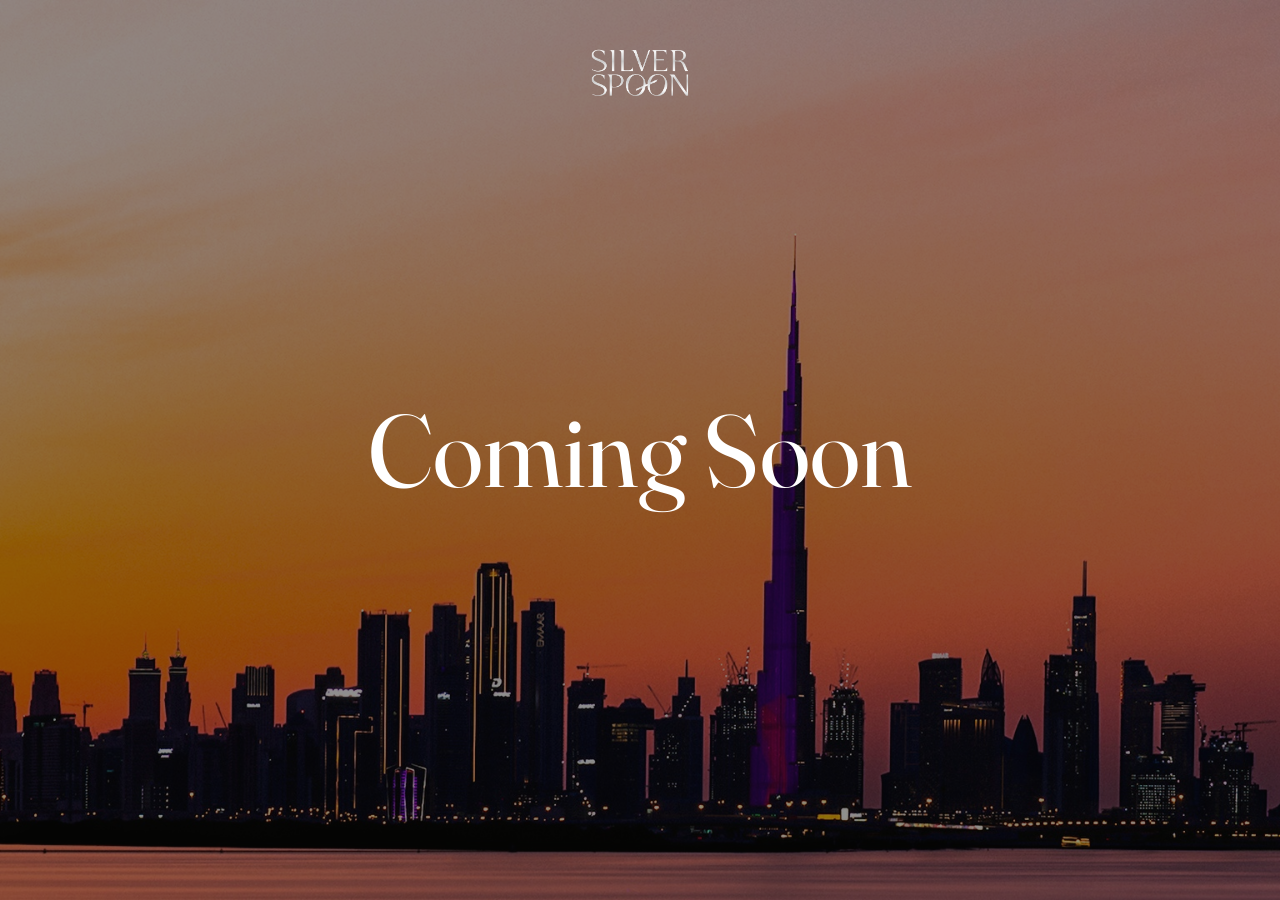
<file: index.coming-soon.html>
<!DOCTYPE html>
<html lang="en">
<head>
<meta charset="UTF-8">
<meta name="viewport" content="width=device-width, initial-scale=1.0">
<title>Coming Soon | Silver Spoon Properties</title>
<link rel="preconnect" href="https://fonts.googleapis.com">
<link rel="preconnect" href="https://fonts.gstatic.com" crossorigin>
<link href="https://fonts.googleapis.com/css2?family=Fraunces:opsz,wght@9..144,400&display=swap" rel="stylesheet">
<link rel="icon" href="images/favicon.png" type="image/png">
<script src="js/tracking.js"></script>
<link rel="stylesheet" href="css/base.css">
<style>
  /* Standalone homepage placeholder. Swapped in/out by scripts/homepage.sh,
     the real homepage is kept untouched in index.live.html. */
  html, body{ height:100%; }
  body{ background:var(--ink); color:var(--white); }

  .cs{
    position:relative; min-height:100vh; min-height:100svh;
    display:flex; flex-direction:column; align-items:center; justify-content:center;
    padding:44px 16px; text-align:center; overflow:hidden;
  }
  .cs video, .cs-scrim{ position:absolute; inset:0; width:100%; height:100%; }
  .cs video{ object-fit:cover; z-index:0; }
  .cs-scrim{ z-index:1; background:rgba(10,9,8,.45); }

  .cs-logo{ position:absolute; top:44px; left:0; right:0; z-index:2; display:flex; justify-content:center; }
  .cs-logo img{ height:58px; width:auto; }

  .cs h1{
    position:relative; z-index:2;
    font-family:var(--serif); font-weight:400; line-height:1.08;
    font-size:clamp(44px,8vw,104px);
  }

  @media (max-width:640px){
    .cs-logo{ top:32px; }
    .cs-logo img{ height:46px; }
  }
</style>
</head>
<body>

  <main class="cs">
    <video autoplay muted loop playsinline poster="images/dubai-city-burj-khalifa-skyline-silhouette-cityscape-dusk-3840x1080-5904.jpg">
      <source src="videos/herovideo.mp4" type="video/mp4">
    </video>
    <div class="cs-scrim"></div>

    <div class="cs-logo">
      <img src="images/logo/logo.png" alt="Silver Spoon Properties">
    </div>

    <h1>Coming Soon</h1>
  </main>

</body>
</html>
</file>
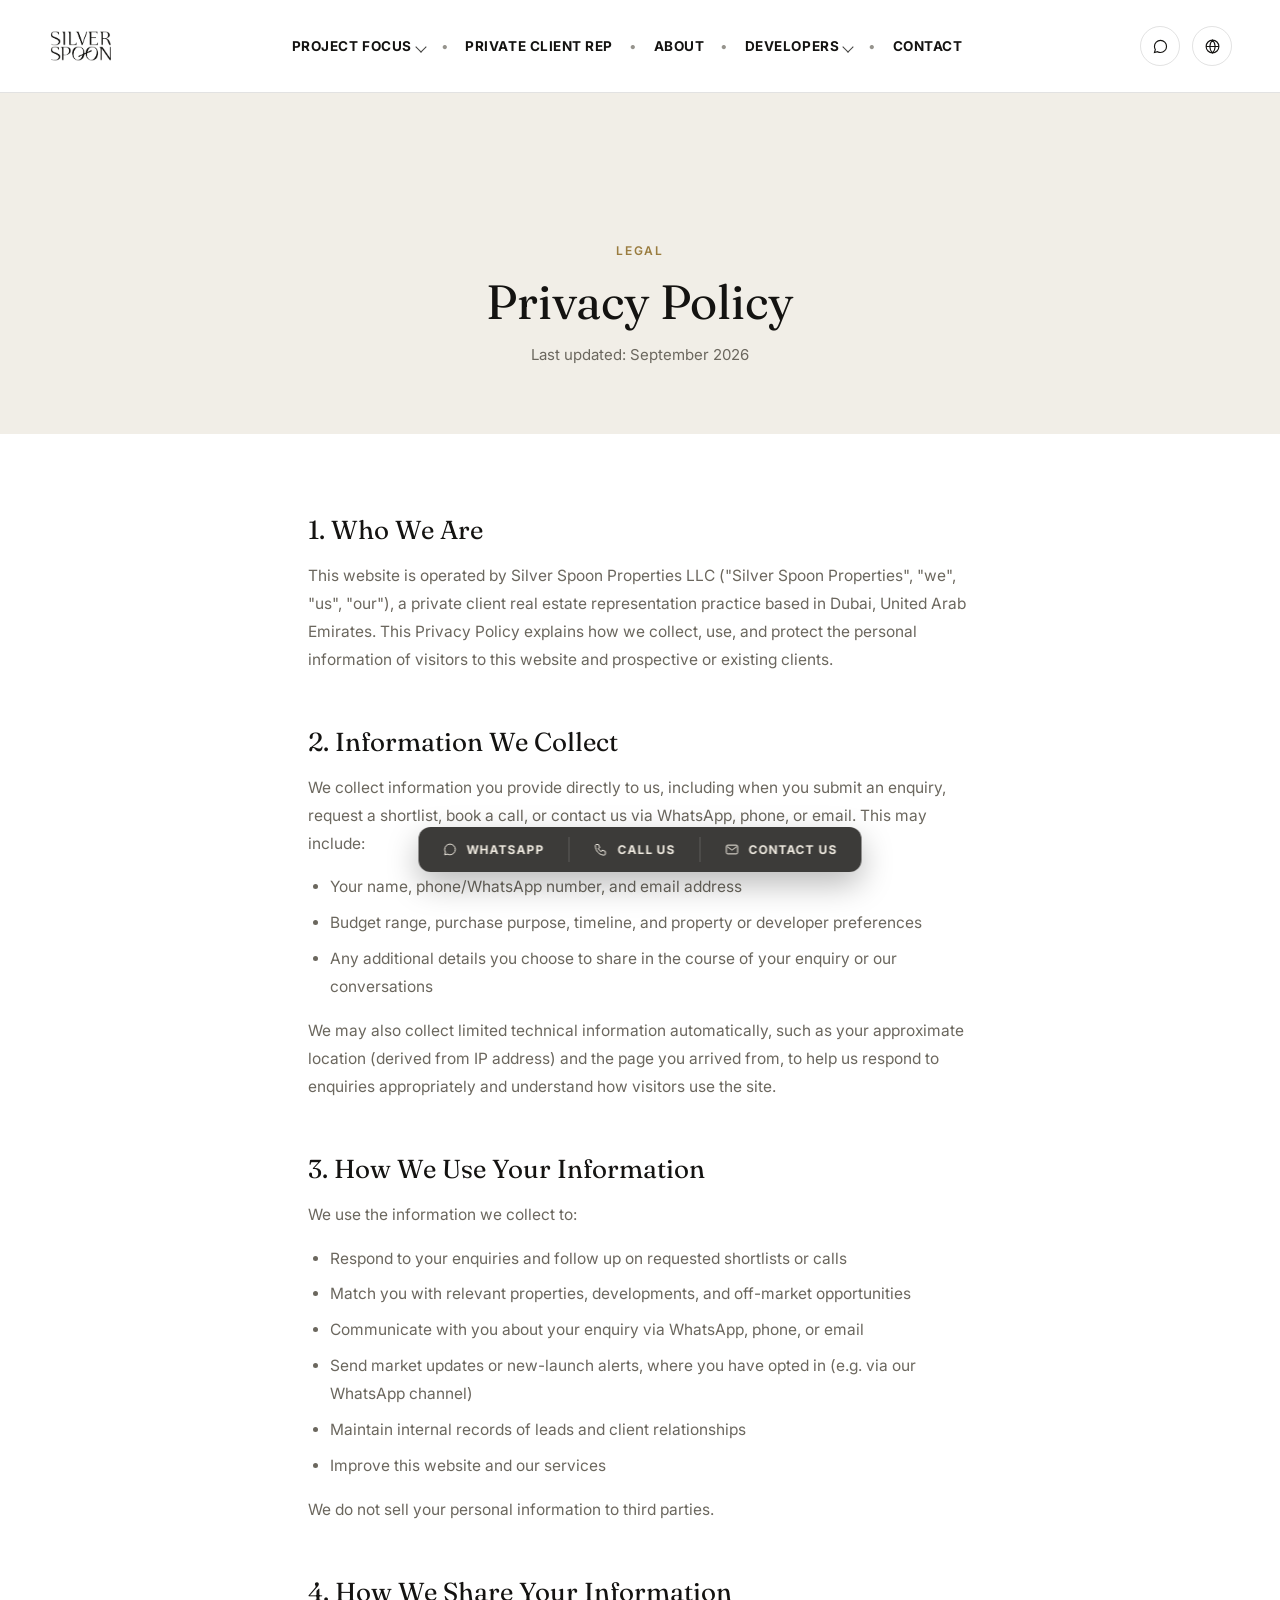
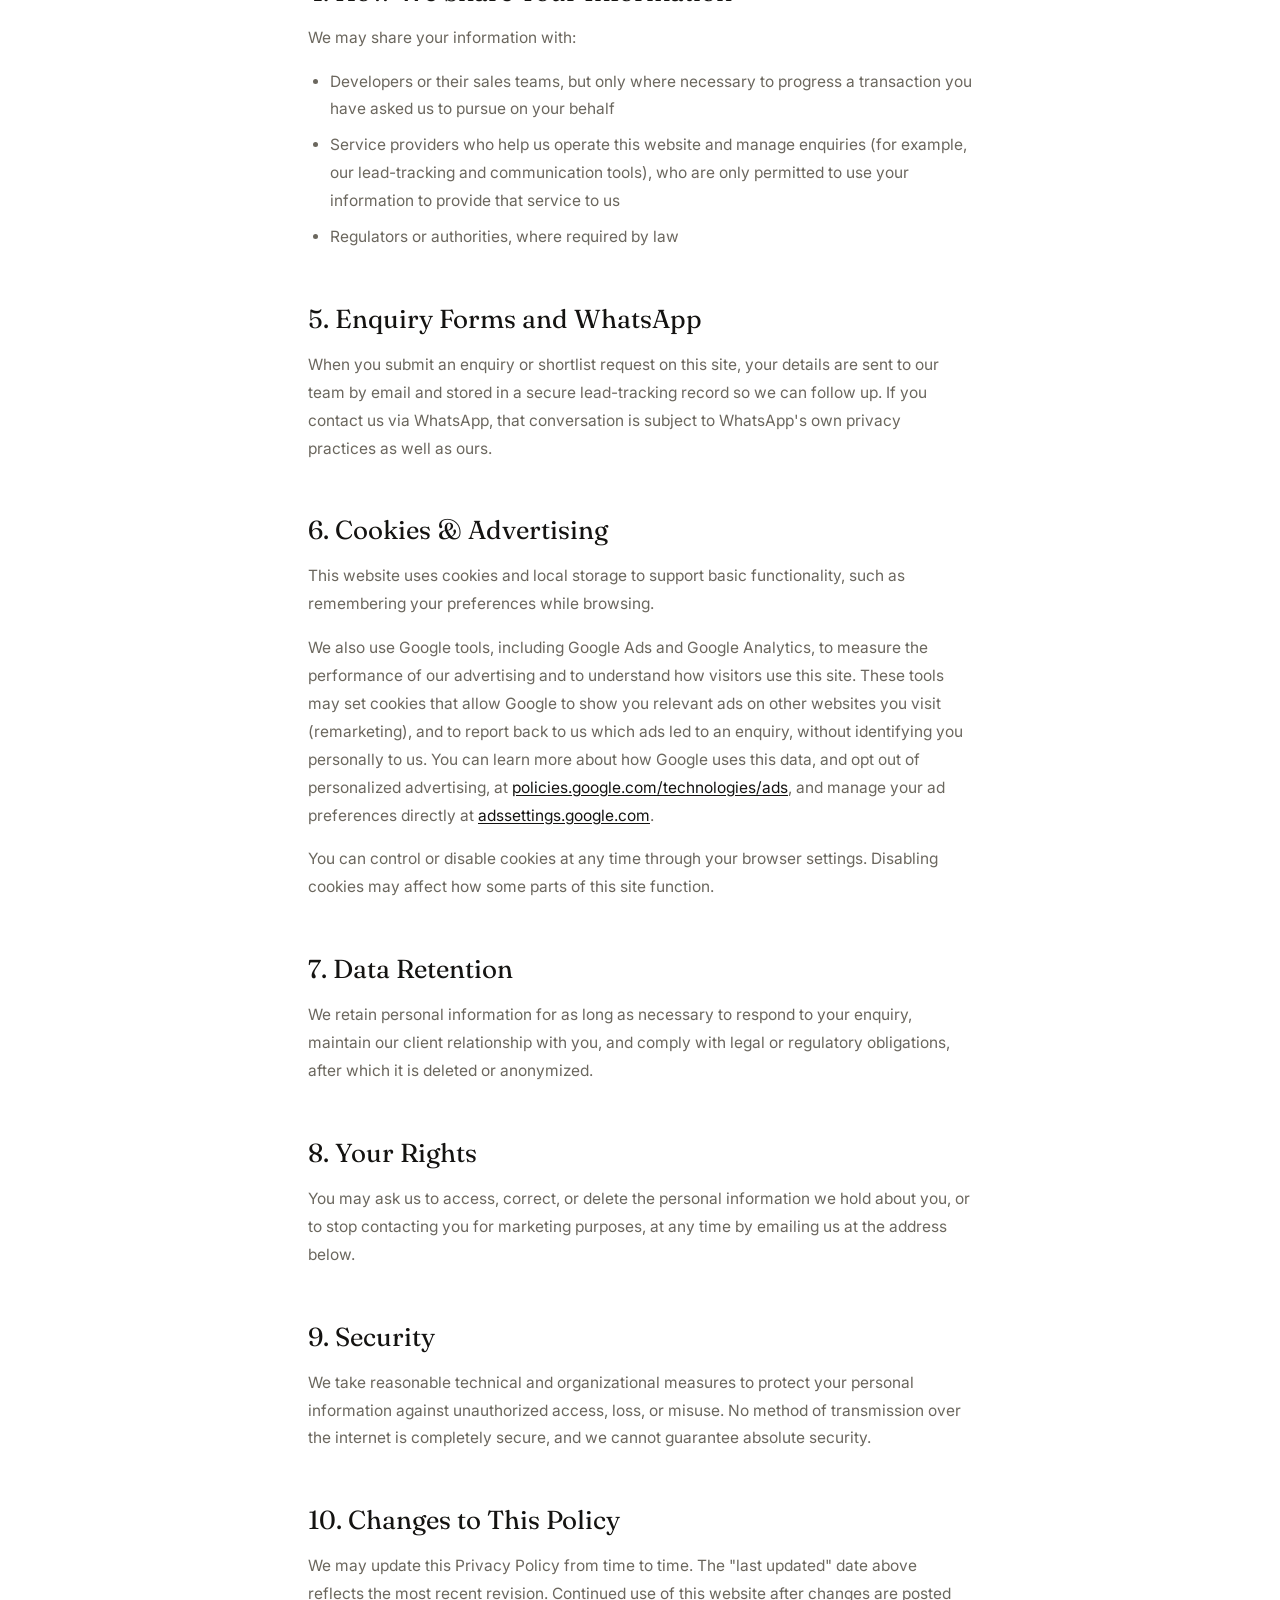
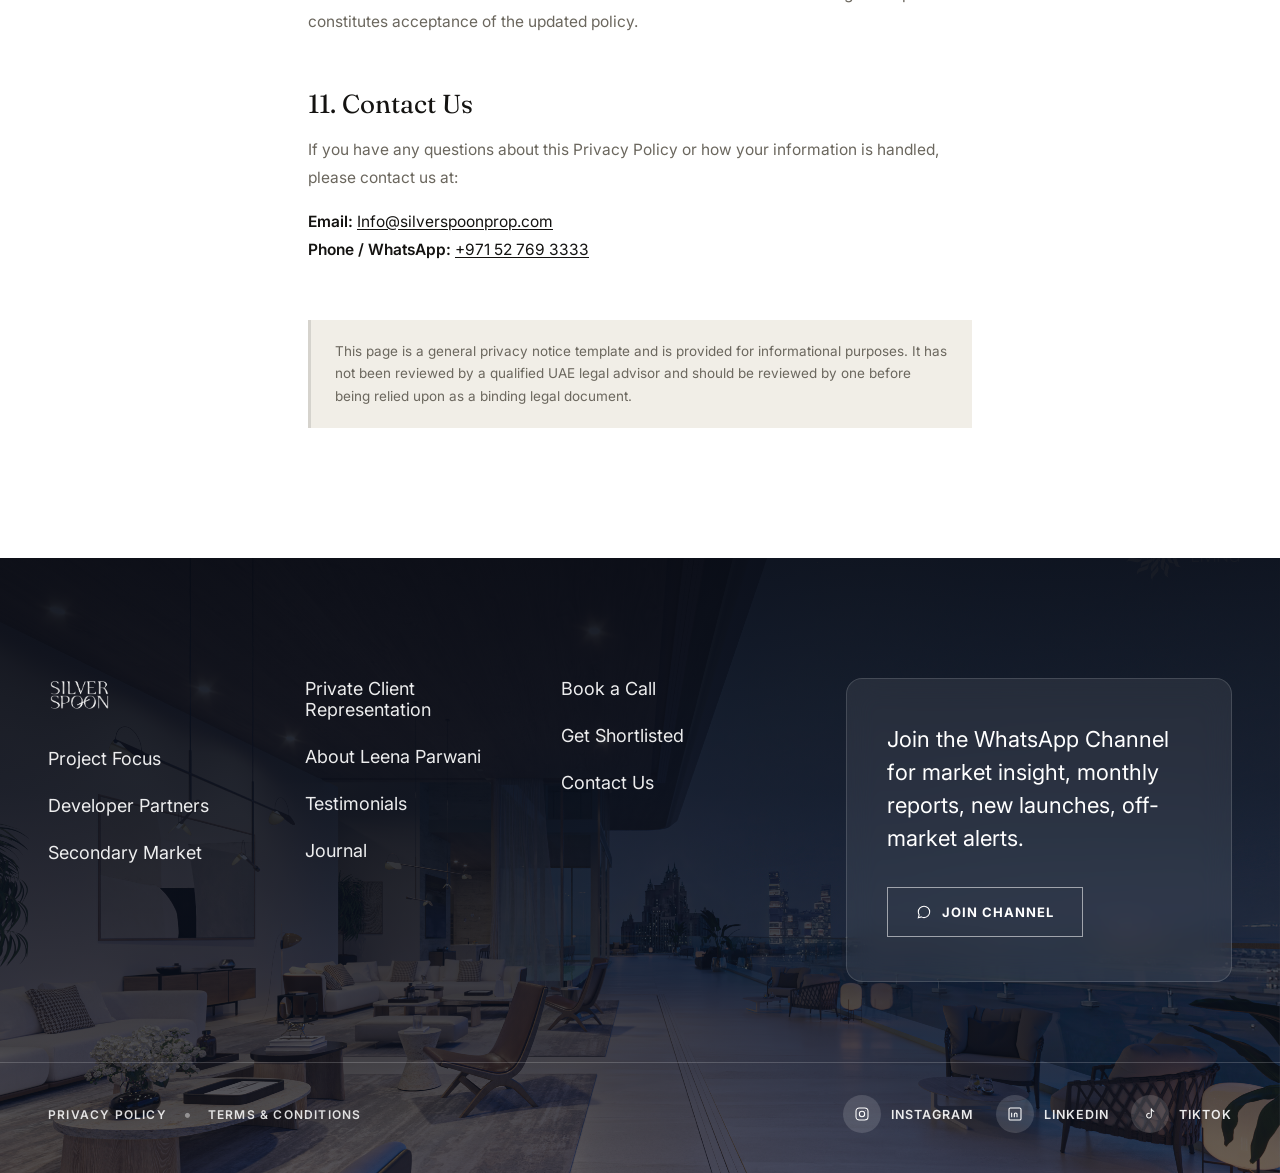
<file: privacy.html>
<!DOCTYPE html>
<html lang="en">
<head>
<meta charset="UTF-8">
<meta name="viewport" content="width=device-width, initial-scale=1.0">
<title>Privacy Policy | Silver Spoon Properties</title>
<link rel="preconnect" href="https://fonts.googleapis.com">
<link rel="preconnect" href="https://fonts.gstatic.com" crossorigin>
<link href="https://fonts.googleapis.com/css2?family=Fraunces:ital,opsz,wght@0,9..144,300;0,9..144,400;0,9..144,500;1,9..144,400&family=Inter:wght@400;500;600;700&display=swap" rel="stylesheet">
<link rel="icon" href="images/favicon.png" type="image/png">
<script src="js/tracking.js"></script>
<link rel="stylesheet" href="css/base.css">
<link rel="stylesheet" href="css/legal.css">
</head>
<body>

  <!-- ============ NAV ============ -->
  <header class="site-nav">
    <div class="nav-inner">
      <a href="/" class="logo">
        <img src="images/logo/logo-dark.png" alt="Silver Spoon Properties" class="logo-img">
      </a>

      <nav class="primary">
        <a href="/projects">Project Focus <span class="chevron"></span></a>
        <span class="dot">•</span>
        <a href="/representation">Private Client Rep</a>
        <span class="dot">•</span>
        <a href="/about">About</a>
        <span class="dot">•</span>
        <a href="/developers">Developers <span class="chevron"></span></a>
        <span class="dot">•</span>
        <a href="/contact">Contact</a>
      </nav>

      <div class="nav-icons">
        <a class="icon-circle" href="https://wa.me/971527693333" aria-label="WhatsApp Leena">
          <svg viewBox="0 0 24 24" fill="none" stroke-width="1.6"><path d="M20.5 11.9c0 4.7-3.8 8.5-8.5 8.5-1.5 0-2.9-.4-4.1-1.1L3.5 20.5l1.2-4.3a8.4 8.4 0 0 1-1.2-4.3c0-4.7 3.8-8.5 8.5-8.5s8.5 3.8 8.5 8.5Z"/></svg>
        </a>
        <a class="icon-circle" href="#" aria-label="Language">
          <svg viewBox="0 0 24 24" fill="none" stroke-width="1.6"><circle cx="12" cy="12" r="9"/><path d="M3 12h18M12 3c2.5 2.6 3.8 5.7 3.8 9s-1.3 6.4-3.8 9c-2.5-2.6-3.8-5.7-3.8-9s1.3-6.4 3.8-9Z"/></svg>
        </a>
        <button class="menu-toggle" aria-label="Menu" aria-expanded="false">
          <span></span><span></span><span></span>
        </button>
      </div>
    </div>
  </header>
  <div class="nav-spacer"></div>

  <!-- ============ INTRO ============ -->
  <section class="legal-intro">
    <div class="legal-intro-wrap">
      <span class="eyebrow">Legal</span>
      <h1>Privacy Policy</h1>
      <p>Last updated: September 2026</p>
    </div>
  </section>

  <!-- ============ BODY ============ -->
  <section class="legal-body">
    <div class="legal-body-wrap">

      <h2>1. Who We Are</h2>
      <p>This website is operated by Silver Spoon Properties LLC ("Silver Spoon Properties", "we", "us", "our"), a private client real estate representation practice based in Dubai, United Arab Emirates. This Privacy Policy explains how we collect, use, and protect the personal information of visitors to this website and prospective or existing clients.</p>

      <h2>2. Information We Collect</h2>
      <p>We collect information you provide directly to us, including when you submit an enquiry, request a shortlist, book a call, or contact us via WhatsApp, phone, or email. This may include:</p>
      <ul>
        <li>Your name, phone/WhatsApp number, and email address</li>
        <li>Budget range, purchase purpose, timeline, and property or developer preferences</li>
        <li>Any additional details you choose to share in the course of your enquiry or our conversations</li>
      </ul>
      <p>We may also collect limited technical information automatically, such as your approximate location (derived from IP address) and the page you arrived from, to help us respond to enquiries appropriately and understand how visitors use the site.</p>

      <h2>3. How We Use Your Information</h2>
      <p>We use the information we collect to:</p>
      <ul>
        <li>Respond to your enquiries and follow up on requested shortlists or calls</li>
        <li>Match you with relevant properties, developments, and off-market opportunities</li>
        <li>Communicate with you about your enquiry via WhatsApp, phone, or email</li>
        <li>Send market updates or new-launch alerts, where you have opted in (e.g. via our WhatsApp channel)</li>
        <li>Maintain internal records of leads and client relationships</li>
        <li>Improve this website and our services</li>
      </ul>
      <p>We do not sell your personal information to third parties.</p>

      <h2>4. How We Share Your Information</h2>
      <p>We may share your information with:</p>
      <ul>
        <li>Developers or their sales teams, but only where necessary to progress a transaction you have asked us to pursue on your behalf</li>
        <li>Service providers who help us operate this website and manage enquiries (for example, our lead-tracking and communication tools), who are only permitted to use your information to provide that service to us</li>
        <li>Regulators or authorities, where required by law</li>
      </ul>

      <h2>5. Enquiry Forms and WhatsApp</h2>
      <p>When you submit an enquiry or shortlist request on this site, your details are sent to our team by email and stored in a secure lead-tracking record so we can follow up. If you contact us via WhatsApp, that conversation is subject to WhatsApp's own privacy practices as well as ours.</p>

      <h2>6. Cookies &amp; Advertising</h2>
      <p>This website uses cookies and local storage to support basic functionality, such as remembering your preferences while browsing.</p>
      <p>We also use Google tools, including Google Ads and Google Analytics, to measure the performance of our advertising and to understand how visitors use this site. These tools may set cookies that allow Google to show you relevant ads on other websites you visit (remarketing), and to report back to us which ads led to an enquiry, without identifying you personally to us. You can learn more about how Google uses this data, and opt out of personalized advertising, at <a href="https://policies.google.com/technologies/ads" target="_blank" rel="noopener">policies.google.com/technologies/ads</a>, and manage your ad preferences directly at <a href="https://adssettings.google.com" target="_blank" rel="noopener">adssettings.google.com</a>.</p>
      <p>You can control or disable cookies at any time through your browser settings. Disabling cookies may affect how some parts of this site function.</p>

      <h2>7. Data Retention</h2>
      <p>We retain personal information for as long as necessary to respond to your enquiry, maintain our client relationship with you, and comply with legal or regulatory obligations, after which it is deleted or anonymized.</p>

      <h2>8. Your Rights</h2>
      <p>You may ask us to access, correct, or delete the personal information we hold about you, or to stop contacting you for marketing purposes, at any time by emailing us at the address below.</p>

      <h2>9. Security</h2>
      <p>We take reasonable technical and organizational measures to protect your personal information against unauthorized access, loss, or misuse. No method of transmission over the internet is completely secure, and we cannot guarantee absolute security.</p>

      <h2>10. Changes to This Policy</h2>
      <p>We may update this Privacy Policy from time to time. The "last updated" date above reflects the most recent revision. Continued use of this website after changes are posted constitutes acceptance of the updated policy.</p>

      <h2>11. Contact Us</h2>
      <p>If you have any questions about this Privacy Policy or how your information is handled, please contact us at:</p>
      <p><strong>Email:</strong> <a href="mailto:Info@silverspoonprop.com">Info@silverspoonprop.com</a><br>
      <strong>Phone / WhatsApp:</strong> <a href="tel:+971527693333">+971 52 769 3333</a></p>

      <div class="legal-note">This page is a general privacy notice template and is provided for informational purposes. It has not been reviewed by a qualified UAE legal advisor and should be reviewed by one before being relied upon as a binding legal document.</div>

    </div>
  </section>

  <!-- ============ FOOTER (standard, identical on every page) ============ -->
  <footer class="site-footer">
    <div class="footer-bg"></div>
    <div class="footer-overlay"></div>
    <div class="footer-content">
      <div class="footer-top">
        <div class="footer-cols">
          <div class="footer-col">
            <div class="flogo"><img src="images/logo/logo.png" alt="Silver Spoon Properties" class="logo-img"></div>
            <a href="/projects">Project Focus</a>
            <a href="/developers">Developer Partners</a>
            <a href="/coming-soon?page=Secondary+Market">Secondary Market</a>
          </div>
          <div class="footer-col">
            <a href="/representation">Private Client Representation</a>
            <a href="/about">About Leena Parwani</a>
            <a href="/coming-soon?page=Testimonials">Testimonials</a>
            <a href="/coming-soon?page=Journal">Journal</a>
          </div>
          <div class="footer-col">
            <a href="/contact#book-a-call">Book a Call</a>
            <a href="/contact#shortlist">Get Shortlisted</a>
            <a href="/contact">Contact Us</a>
          </div>
        </div>

        <div class="footer-card">
          <p>Join the WhatsApp Channel for market insight, monthly reports, new launches, off-market alerts.</p>
          <a class="btn-wa-join" href="#">
            <svg viewBox="0 0 24 24" fill="none" stroke-width="1.6"><path d="M20.5 11.9c0 4.7-3.8 8.5-8.5 8.5-1.5 0-2.9-.4-4.1-1.1L3.5 20.5l1.2-4.3a8.4 8.4 0 0 1-1.2-4.3c0-4.7 3.8-8.5 8.5-8.5s8.5 3.8 8.5 8.5Z"/></svg>
            Join Channel
          </a>
        </div>
      </div>

      <div class="footer-bottom">
        <div class="footer-legal">
          <a href="/privacy">Privacy Policy</a><span>•</span><a href="/terms">Terms &amp; Conditions</a>
        </div>
        <div class="footer-social">
          <a href="https://www.instagram.com/leenaparwani?igsi=MTZodG40NWRyOHY2cw%3D%3D&utm_source=qr" target="_blank" rel="noopener"><span class="fs-icon"><svg viewBox="0 0 24 24" fill="none" stroke-width="1.6"><rect x="3" y="3" width="18" height="18" rx="5"/><circle cx="12" cy="12" r="4"/><circle cx="17.2" cy="6.8" r="0.6" fill="currentColor" stroke="none"/></svg></span>Instagram</a>
          <a href="https://www.linkedin.com/in/leenaparwani/" target="_blank" rel="noopener"><span class="fs-icon"><svg viewBox="0 0 24 24" fill="none" stroke-width="1.6"><rect x="3" y="3" width="18" height="18" rx="2"/><path d="M7 10v7M7 7v.01M11 17v-4.5a2 2 0 0 1 4 0V17M11 12.5V17"/></svg></span>LinkedIn</a>
          <a href="https://www.tiktok.com/@leenaparwani8?_r=1&_t=ZS-99CkbMmUnyv" target="_blank" rel="noopener"><span class="fs-icon"><svg viewBox="0 0 24 24" fill="none" stroke-width="1.6"><path d="M14 4v10.5a3.5 3.5 0 1 1-2.5-3.36"/><path d="M14 4c.4 2.4 2.1 4 4.3 4.3"/></svg></span>TikTok</a>
        </div>
      </div>
    </div>
  </footer>

  <!-- ============ FLOATING CONTACT PILL (persists across the whole site) ============ -->
  <div class="contact-pill">
    <a href="https://wa.me/971527693333"><svg viewBox="0 0 24 24" fill="none" stroke-width="1.6"><path d="M20.5 11.9c0 4.7-3.8 8.5-8.5 8.5-1.5 0-2.9-.4-4.1-1.1L3.5 20.5l1.2-4.3a8.4 8.4 0 0 1-1.2-4.3c0-4.7 3.8-8.5 8.5-8.5s8.5 3.8 8.5 8.5Z"/></svg>WhatsApp</a>
    <div class="sep"></div>
    <a href="tel:+971527693333"><svg viewBox="0 0 24 24" fill="none" stroke-width="1.6"><path d="M4 4h4l2 5-2.5 1.5a11 11 0 0 0 5 5L14 13l5 2v4a2 2 0 0 1-2 2C9.5 21 3 14.5 3 6a2 2 0 0 1 1-2Z"/></svg>Call Us</a>
    <div class="sep"></div>
    <a href="/contact"><svg viewBox="0 0 24 24" fill="none" stroke-width="1.6"><rect x="3" y="5" width="18" height="14" rx="2"/><path d="m4 7 8 6 8-6"/></svg>Contact Us</a>
  </div>

  <script src="js/nav.js"></script>

</body>
</html>
</file>
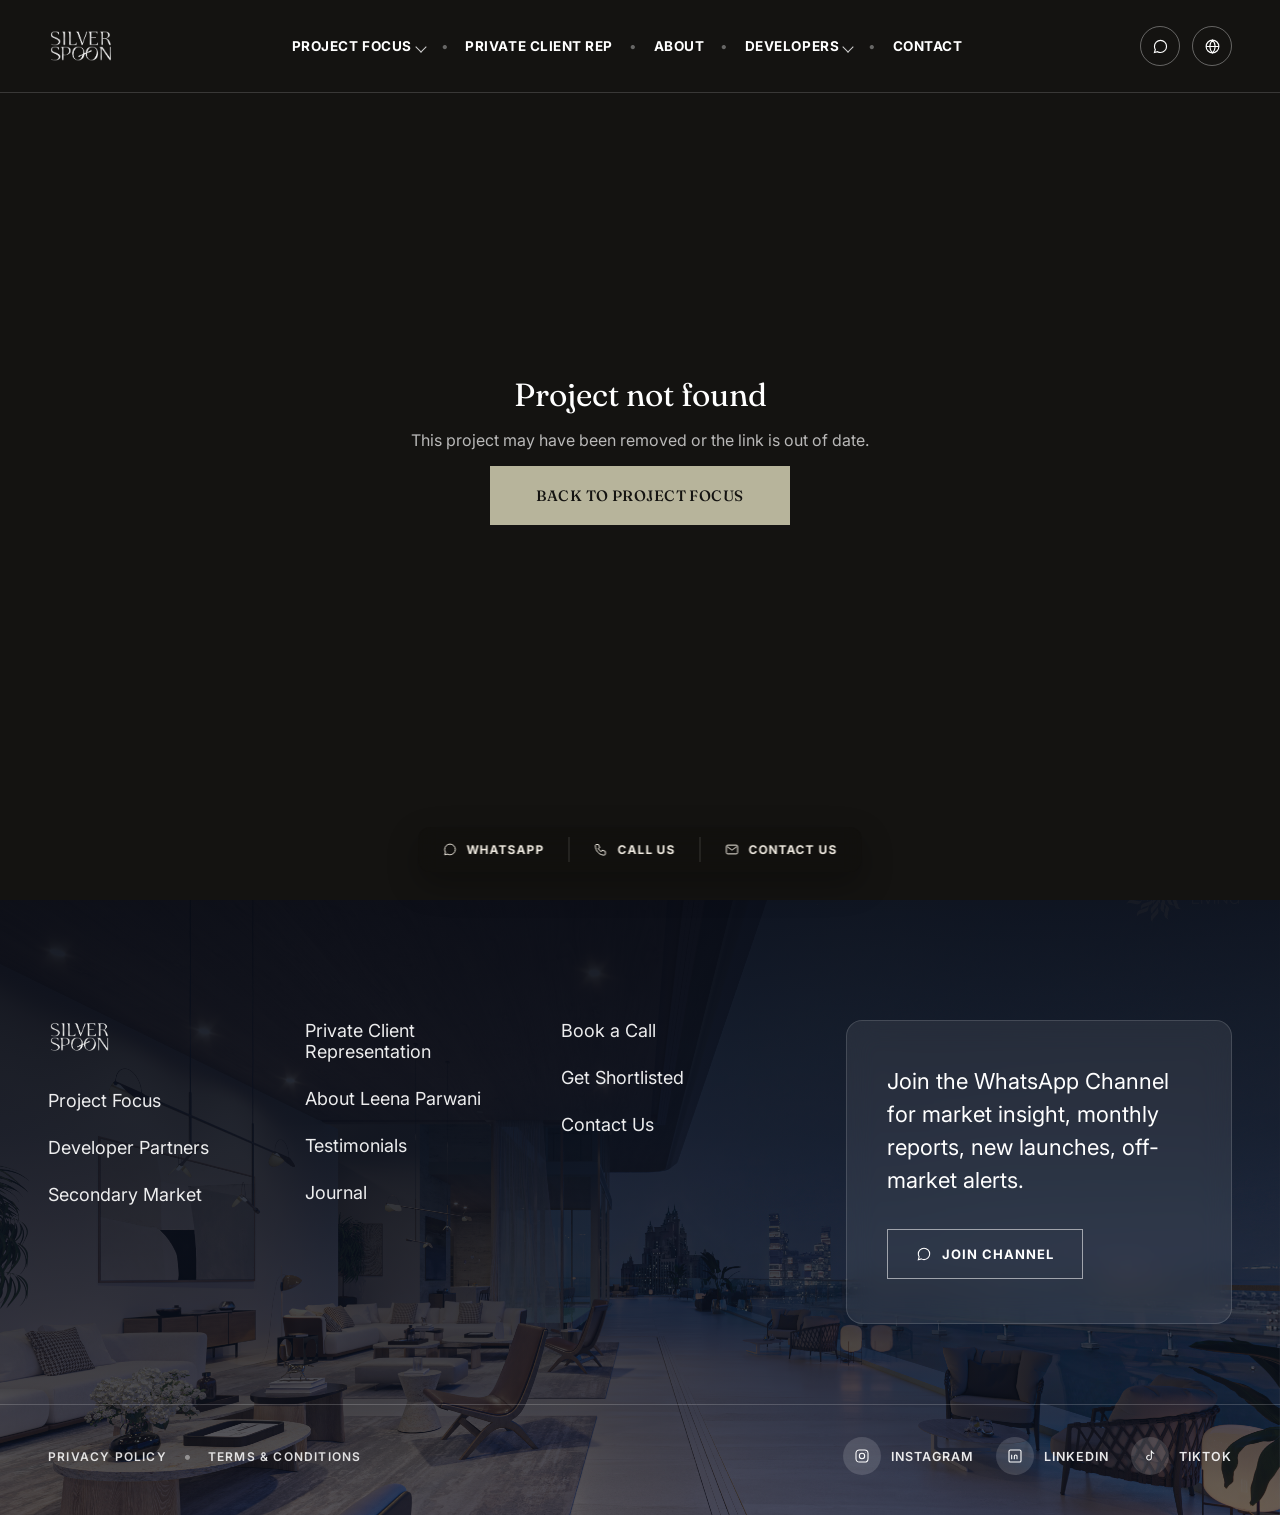
<file: project.html>
<!DOCTYPE html>
<html lang="en">
<head>
<meta charset="UTF-8">
<meta name="viewport" content="width=device-width, initial-scale=1.0">
<title>Project | Silver Spoon Properties</title>
<link rel="preconnect" href="https://fonts.googleapis.com">
<link rel="preconnect" href="https://fonts.gstatic.com" crossorigin>
<link href="https://fonts.googleapis.com/css2?family=Fraunces:ital,opsz,wght@0,9..144,300;0,9..144,400;0,9..144,500;1,9..144,400&family=Inter:wght@400;500;600;700&display=swap" rel="stylesheet">
<link rel="icon" href="images/favicon.png" type="image/png">
<script src="js/tracking.js"></script>
<link rel="stylesheet" href="css/base.css">
<link rel="stylesheet" href="css/project.css">
</head>
<body>

  <!-- ============ NAV (overlay variant, transparent over hero photo) ============ -->
  <header class="site-nav site-nav--overlay">
    <div class="nav-inner">
      <a href="/" class="logo">
        <img src="images/logo/logo.png" alt="Silver Spoon Properties" class="logo-img">
      </a>

      <nav class="primary">
        <a href="/projects">Project Focus <span class="chevron"></span></a>
        <span class="dot">•</span>
        <a href="/representation">Private Client Rep</a>
        <span class="dot">•</span>
        <a href="/about">About</a>
        <span class="dot">•</span>
        <a href="/developers">Developers <span class="chevron"></span></a>
        <span class="dot">•</span>
        <a href="/contact">Contact</a>
      </nav>

      <div class="nav-icons">
        <a class="icon-circle" href="https://wa.me/971527693333" aria-label="WhatsApp Leena">
          <svg viewBox="0 0 24 24" fill="none" stroke-width="1.6"><path d="M20.5 11.9c0 4.7-3.8 8.5-8.5 8.5-1.5 0-2.9-.4-4.1-1.1L3.5 20.5l1.2-4.3a8.4 8.4 0 0 1-1.2-4.3c0-4.7 3.8-8.5 8.5-8.5s8.5 3.8 8.5 8.5Z"/></svg>
        </a>
        <a class="icon-circle" href="#" aria-label="Language">
          <svg viewBox="0 0 24 24" fill="none" stroke-width="1.6"><circle cx="12" cy="12" r="9"/><path d="M3 12h18M12 3c2.5 2.6 3.8 5.7 3.8 9s-1.3 6.4-3.8 9c-2.5-2.6-3.8-5.7-3.8-9s1.3-6.4 3.8-9Z"/></svg>
        </a>
        <button class="menu-toggle" aria-label="Menu" aria-expanded="false">
          <span></span><span></span><span></span>
        </button>
      </div>
    </div>
  </header>

  <!-- ============ LOADING STATE (shown until the project JSON resolves) ============ -->
  <div class="proj-loading" id="projLoading">
    <div class="proj-spinner"></div>
    <p>Loading project…</p>
  </div>

  <!-- ============ NOT FOUND STATE ============ -->
  <div class="proj-not-found" id="projNotFound" style="display:none;">
    <h1>Project not found</h1>
    <p>This project may have been removed or the link is out of date.</p>
    <a class="btn-contact" href="/projects">Back to Project Focus</a>
  </div>

  <!-- ============ PROJECT CONTENT (hidden until rendered) ============ -->
  <div id="projContent" style="display:none;">

    <section class="hero">
      <div class="hero-fallback-bg"></div>
      <img id="projHeroImg" alt="">
      <div class="hero-content">
        <span class="eyebrow" id="projDeveloper"></span>
        <h1 id="projName"></h1>
        <p class="proj-location" id="projCommunity"></p>
        <div class="proj-tags" id="projTags"></div>
      </div>
    </section>

    <section class="proj-overview">
      <div class="proj-overview-wrap">
        <div class="proj-overview-grid">
          <div class="proj-stat"><span class="label">Price Range</span><span class="value" id="projPrice"></span></div>
          <div class="proj-stat"><span class="label">Payment Plan</span><span class="value" id="projPayment"></span></div>
          <div class="proj-stat"><span class="label">Handover</span><span class="value" id="projHandover"></span></div>
          <div class="proj-stat"><span class="label">Status</span><span class="value" id="projStatus"></span></div>
        </div>
        <p id="projDescription"></p>
        <div class="proj-inline-cta">
          <a class="btn-contact" href="#" data-contact-modal>Enquire About This Project</a>
        </div>
      </div>
    </section>

    <section class="proj-units">
      <div class="proj-units-wrap">
        <h2>Unit Types</h2>
        <div id="projUnitsContent"></div>
        <div class="proj-inline-cta">
          <a class="btn-contact" href="#" data-contact-modal>Ask About Pricing &amp; Availability</a>
        </div>
      </div>
    </section>

    <section class="proj-amenities" id="projAmenitiesSection">
      <div class="proj-amenities-wrap">
        <h2>Amenities</h2>
        <ul class="proj-amenities-list" id="projAmenitiesList"></ul>
      </div>
    </section>

    <section class="proj-techspec" id="projTechSpecSection">
      <div class="proj-techspec-wrap">
        <h2>Specifications</h2>
        <p id="projTechSpecText"></p>
      </div>
    </section>

    <section class="proj-gallery">
      <div class="proj-gallery-wrap">
        <h2>Gallery</h2>
        <div class="proj-gallery-grid" id="projGalleryGrid"></div>
      </div>
    </section>

    <section class="proj-floorplans" id="projFloorplansSection">
      <div class="proj-floorplans-wrap">
        <h2>Floor Plans</h2>
        <div class="proj-floorplans-grid" id="projFloorplansGrid"></div>
        <a id="projBrochureLink" href="#" target="_blank" rel="noopener" style="display:none;">
          Download Brochure
          <svg viewBox="0 0 24 24" fill="none" stroke-width="2" width="12" height="12"><path d="M12 3v12m0 0 4-4m-4 4-4-4M5 21h14"/></svg>
        </a>
      </div>
    </section>

    <section class="proj-take">
      <div class="proj-take-wrap">
        <span class="eyebrow">Leena's Take</span>
        <p id="projLeenasTake"></p>
      </div>
    </section>

    <section class="proj-videos" id="projVideosSection" style="display:none;">
      <div class="proj-videos-wrap">
        <h2>Watch</h2>
        <div class="proj-videos-grid" id="projVideosGrid"></div>
      </div>
    </section>

    <section class="proj-map">
      <div class="proj-map-wrap">
        <h2>Location</h2>
        <div class="proj-map-frame">
          <iframe id="projMapEmbed" loading="lazy" referrerpolicy="no-referrer-when-downgrade" allowfullscreen></iframe>
        </div>
        <p class="proj-map-note">Showing the community's general location, contact Leena for the exact plot/building.</p>
      </div>
    </section>

    <section class="proj-cta">
      <div class="proj-cta-inner">
        <span class="eyebrow">Interested In This Project?</span>
        <h2 id="projCtaHeading">Let's talk about this one</h2>
        <div class="proj-cta-actions">
          <a class="btn-contact" id="projCtaCall" href="/contact#book-a-call">Book a Call About This Project</a>
          <a class="btn-wa-join" href="#" data-contact-modal>Shortlist Me</a>
        </div>
      </div>
    </section>

  </div>

  <!-- ============ FOOTER (standard, identical on every page) ============ -->
  <footer class="site-footer">
    <div class="footer-bg"></div>
    <div class="footer-overlay"></div>
    <div class="footer-content">
      <div class="footer-top">
        <div class="footer-cols">
          <div class="footer-col">
            <div class="flogo"><img src="images/logo/logo.png" alt="Silver Spoon Properties" class="logo-img"></div>
            <a href="/projects">Project Focus</a>
            <a href="/developers">Developer Partners</a>
            <a href="/coming-soon?page=Secondary+Market">Secondary Market</a>
          </div>
          <div class="footer-col">
            <a href="/representation">Private Client Representation</a>
            <a href="/about">About Leena Parwani</a>
            <a href="/coming-soon?page=Testimonials">Testimonials</a>
            <a href="/coming-soon?page=Journal">Journal</a>
          </div>
          <div class="footer-col">
            <a href="/contact#book-a-call">Book a Call</a>
            <a href="/contact#shortlist">Get Shortlisted</a>
            <a href="/contact">Contact Us</a>
          </div>
        </div>

        <div class="footer-card">
          <p>Join the WhatsApp Channel for market insight, monthly reports, new launches, off-market alerts.</p>
          <a class="btn-wa-join" href="#">
            <svg viewBox="0 0 24 24" fill="none" stroke-width="1.6"><path d="M20.5 11.9c0 4.7-3.8 8.5-8.5 8.5-1.5 0-2.9-.4-4.1-1.1L3.5 20.5l1.2-4.3a8.4 8.4 0 0 1-1.2-4.3c0-4.7 3.8-8.5 8.5-8.5s8.5 3.8 8.5 8.5Z"/></svg>
            Join Channel
          </a>
        </div>
      </div>

      <div class="footer-bottom">
        <div class="footer-legal">
          <a href="/privacy">Privacy Policy</a><span>•</span><a href="/terms">Terms &amp; Conditions</a>
        </div>
        <div class="footer-social">
          <a href="https://www.instagram.com/leenaparwani?igsi=MTZodG40NWRyOHY2cw%3D%3D&utm_source=qr" target="_blank" rel="noopener"><span class="fs-icon"><svg viewBox="0 0 24 24" fill="none" stroke-width="1.6"><rect x="3" y="3" width="18" height="18" rx="5"/><circle cx="12" cy="12" r="4"/><circle cx="17.2" cy="6.8" r="0.6" fill="currentColor" stroke="none"/></svg></span>Instagram</a>
          <a href="https://www.linkedin.com/in/leenaparwani/" target="_blank" rel="noopener"><span class="fs-icon"><svg viewBox="0 0 24 24" fill="none" stroke-width="1.6"><rect x="3" y="3" width="18" height="18" rx="2"/><path d="M7 10v7M7 7v.01M11 17v-4.5a2 2 0 0 1 4 0V17M11 12.5V17"/></svg></span>LinkedIn</a>
          <a href="https://www.tiktok.com/@leenaparwani8?_r=1&_t=ZS-99CkbMmUnyv" target="_blank" rel="noopener"><span class="fs-icon"><svg viewBox="0 0 24 24" fill="none" stroke-width="1.6"><path d="M14 4v10.5a3.5 3.5 0 1 1-2.5-3.36"/><path d="M14 4c.4 2.4 2.1 4 4.3 4.3"/></svg></span>TikTok</a>
        </div>
      </div>
    </div>
  </footer>

  <!-- ============ FLOATING CONTACT PILL (persists across the whole site) ============ -->
  <div class="contact-pill">
    <a href="https://wa.me/971527693333"><svg viewBox="0 0 24 24" fill="none" stroke-width="1.6"><path d="M20.5 11.9c0 4.7-3.8 8.5-8.5 8.5-1.5 0-2.9-.4-4.1-1.1L3.5 20.5l1.2-4.3a8.4 8.4 0 0 1-1.2-4.3c0-4.7 3.8-8.5 8.5-8.5s8.5 3.8 8.5 8.5Z"/></svg>WhatsApp</a>
    <div class="sep"></div>
    <a href="tel:+971527693333"><svg viewBox="0 0 24 24" fill="none" stroke-width="1.6"><path d="M4 4h4l2 5-2.5 1.5a11 11 0 0 0 5 5L14 13l5 2v4a2 2 0 0 1-2 2C9.5 21 3 14.5 3 6a2 2 0 0 1 1-2Z"/></svg>Call Us</a>
    <div class="sep"></div>
    <a href="/contact"><svg viewBox="0 0 24 24" fill="none" stroke-width="1.6"><rect x="3" y="5" width="18" height="14" rx="2"/><path d="m4 7 8 6 8-6"/></svg>Contact Us</a>
  </div>

  <script src="js/projects-loader.js"></script>
  <script src="js/nav.js"></script>
  <script src="js/contact-modal.js"></script>
  <script>
    const PLACEHOLDER_IMG = 'data:image/svg+xml,' + encodeURIComponent(
      '<svg xmlns="http://www.w3.org/2000/svg" width="800" height="600"><rect width="800" height="600" fill="#EFEDE4"/></svg>'
    );

    function isPlaceholderText(v){
      return !v || v === 'Coming soon' || (Array.isArray(v) && (v.length === 0 || (v.length === 1 && v[0] === 'Coming soon'))) || (typeof v === 'object' && !Array.isArray(v) && Object.keys(v).length === 0);
    }

    // Swap a broken/missing image for a neutral placeholder rather than
    // showing the browser's broken-image icon, folders are empty until
    // Leena (or the CMS) drops real files in.
    function withFallback(img){
      img.addEventListener('error', () => { img.src = PLACEHOLDER_IMG; }, { once: true });
      return img;
    }

    async function render(){
      const params = new URLSearchParams(window.location.search);
      const id = params.get('id');
      const loading = document.getElementById('projLoading');
      const notFound = document.getElementById('projNotFound');
      const content = document.getElementById('projContent');

      if (!id) { loading.style.display = 'none'; notFound.style.display = 'flex'; return; }

      let project;
      try {
        project = await window.SSPProjects.fetchProject(id);
      } catch (e) {
        loading.style.display = 'none'; notFound.style.display = 'flex'; return;
      }
      if (!project) { loading.style.display = 'none'; notFound.style.display = 'flex'; return; }

      document.title = `${project.name} | Silver Spoon Properties`;
      window.SSPCurrentProjectName = project.name;

      // --- Hero ---
      const heroImg = document.getElementById('projHeroImg');
      heroImg.src = project.heroImage; heroImg.alt = project.name;
      withFallback(heroImg);
      document.getElementById('projDeveloper').textContent = project.developer;
      document.getElementById('projName').textContent = project.name;
      document.getElementById('projCommunity').textContent = project.community;
      const tagLabels = { golf: 'Golf Community', waterfront: 'Waterfront' };
      document.getElementById('projTags').innerHTML = (project.tags || [])
        .map(t => `<span class="proj-tag">${tagLabels[t] || t}</span>`).join('');

      // --- Overview ---
      document.getElementById('projPrice').textContent = project.priceRange || 'Coming soon';
      document.getElementById('projPayment').textContent = project.paymentPlan || 'Coming soon';
      document.getElementById('projHandover').textContent = project.handoverDate || 'Coming soon';
      document.getElementById('projStatus').textContent = project.status === 'ready' ? 'Ready' : 'Off-Plan';
      document.getElementById('projDescription').textContent = project.description || '';

      // --- Unit types ---
      const unitsEl = document.getElementById('projUnitsContent');
      if (isPlaceholderText(project.unitTypes)) {
        unitsEl.innerHTML = '<p class="proj-units-plain">Unit type breakdown coming soon.</p>';
      } else {
        const hasCounts = !isPlaceholderText(project.unitCounts);
        const hasPlot = !isPlaceholderText(project.plotArea);
        const hasSaleable = !isPlaceholderText(project.saleableArea);
        const rows = project.unitTypes.map(t => `
          <tr>
            <td>${t}</td>
            ${hasCounts ? `<td>${project.unitCounts[t] ?? '—'}</td>` : ''}
            ${hasPlot ? `<td>${project.plotArea[t] ?? '—'}</td>` : ''}
            ${hasSaleable ? `<td>${project.saleableArea[t] ?? '—'}</td>` : ''}
          </tr>`).join('');
        unitsEl.innerHTML = `
          <table class="proj-units-table">
            <thead><tr>
              <th>Unit Type</th>
              ${hasCounts ? '<th>Units</th>' : ''}
              ${hasPlot ? '<th>Plot Area</th>' : ''}
              ${hasSaleable ? '<th>Saleable Area</th>' : ''}
            </tr></thead>
            <tbody>${rows}</tbody>
          </table>`;
      }

      // --- Amenities ---
      const amenitiesSection = document.getElementById('projAmenitiesSection');
      if (isPlaceholderText(project.amenities)) {
        amenitiesSection.style.display = 'none';
      } else {
        document.getElementById('projAmenitiesList').innerHTML = project.amenities
          .map(a => `<li>${a}</li>`).join('');
      }

      // --- Technical spec ---
      const techSpecSection = document.getElementById('projTechSpecSection');
      if (isPlaceholderText(project.technicalSpec)) {
        techSpecSection.style.display = 'none';
      } else {
        document.getElementById('projTechSpecText').textContent = project.technicalSpec;
      }

      // --- Gallery ---
      const galleryGrid = document.getElementById('projGalleryGrid');
      if (isPlaceholderText(project.gallery)) {
        galleryGrid.innerHTML = '<p class="proj-placeholder-note">Gallery coming soon.</p>';
      } else {
        galleryGrid.innerHTML = '';
        project.gallery.forEach(item => {
          const img = document.createElement('img');
          img.src = typeof item === 'string' ? item : item.src; img.alt = project.name;
          withFallback(img);
          galleryGrid.appendChild(img);
        });
      }

      // --- Floor plans ---
      const fpSection = document.getElementById('projFloorplansSection');
      const fpGrid = document.getElementById('projFloorplansGrid');
      if (isPlaceholderText(project.floorPlans)) {
        fpSection.style.display = 'none';
      } else {
        fpGrid.innerHTML = '';
        project.floorPlans.forEach(fp => {
          const card = document.createElement('div');
          card.className = 'proj-floorplan-card';
          const img = document.createElement('img');
          img.src = fp.image; img.alt = fp.label;
          withFallback(img);
          const label = document.createElement('div');
          label.className = 'fp-label'; label.textContent = fp.label;
          card.append(img, label);
          fpGrid.appendChild(card);
        });
      }
      const brochureLink = document.getElementById('projBrochureLink');
      if (project.brochureUrl) {
        brochureLink.href = project.brochureUrl;
        brochureLink.style.display = 'inline-flex';
      }

      // --- Location map (community-level, no exact plot/address on file) ---
      const mapQuery = encodeURIComponent(`${project.community}, Dubai, UAE`);
      document.getElementById('projMapEmbed').src = `https://www.google.com/maps?q=${mapQuery}&output=embed`;

      // --- Leena's take ---
      document.getElementById('projLeenasTake').textContent = project.leenasTake || '';

      // --- Videos (optional) ---
      if (project.youtubeVideos && project.youtubeVideos.length) {
        document.getElementById('projVideosSection').style.display = 'block';
        const videosGrid = document.getElementById('projVideosGrid');
        videosGrid.innerHTML = project.youtubeVideos.map(vid => `
          <div class="proj-video-embed">
            <iframe src="https://www.youtube-nocookie.com/embed/${vid}" title="${project.name} video" allow="accelerometer; autoplay; clipboard-write; encrypted-media; gyroscope; picture-in-picture" allowfullscreen></iframe>
          </div>`).join('');
      }

      // --- CTAs (pre-fill project name into the Contact page) ---
      const projParam = encodeURIComponent(project.name);
      document.getElementById('projCtaCall').href = `contact.html?project=${projParam}#book-a-call`;
      document.getElementById('projCtaHeading').textContent = `Let's talk about ${project.name}`;

      loading.style.display = 'none';
      content.style.display = 'block';
    }

    render();
  </script>

</body>
</html>
</file>
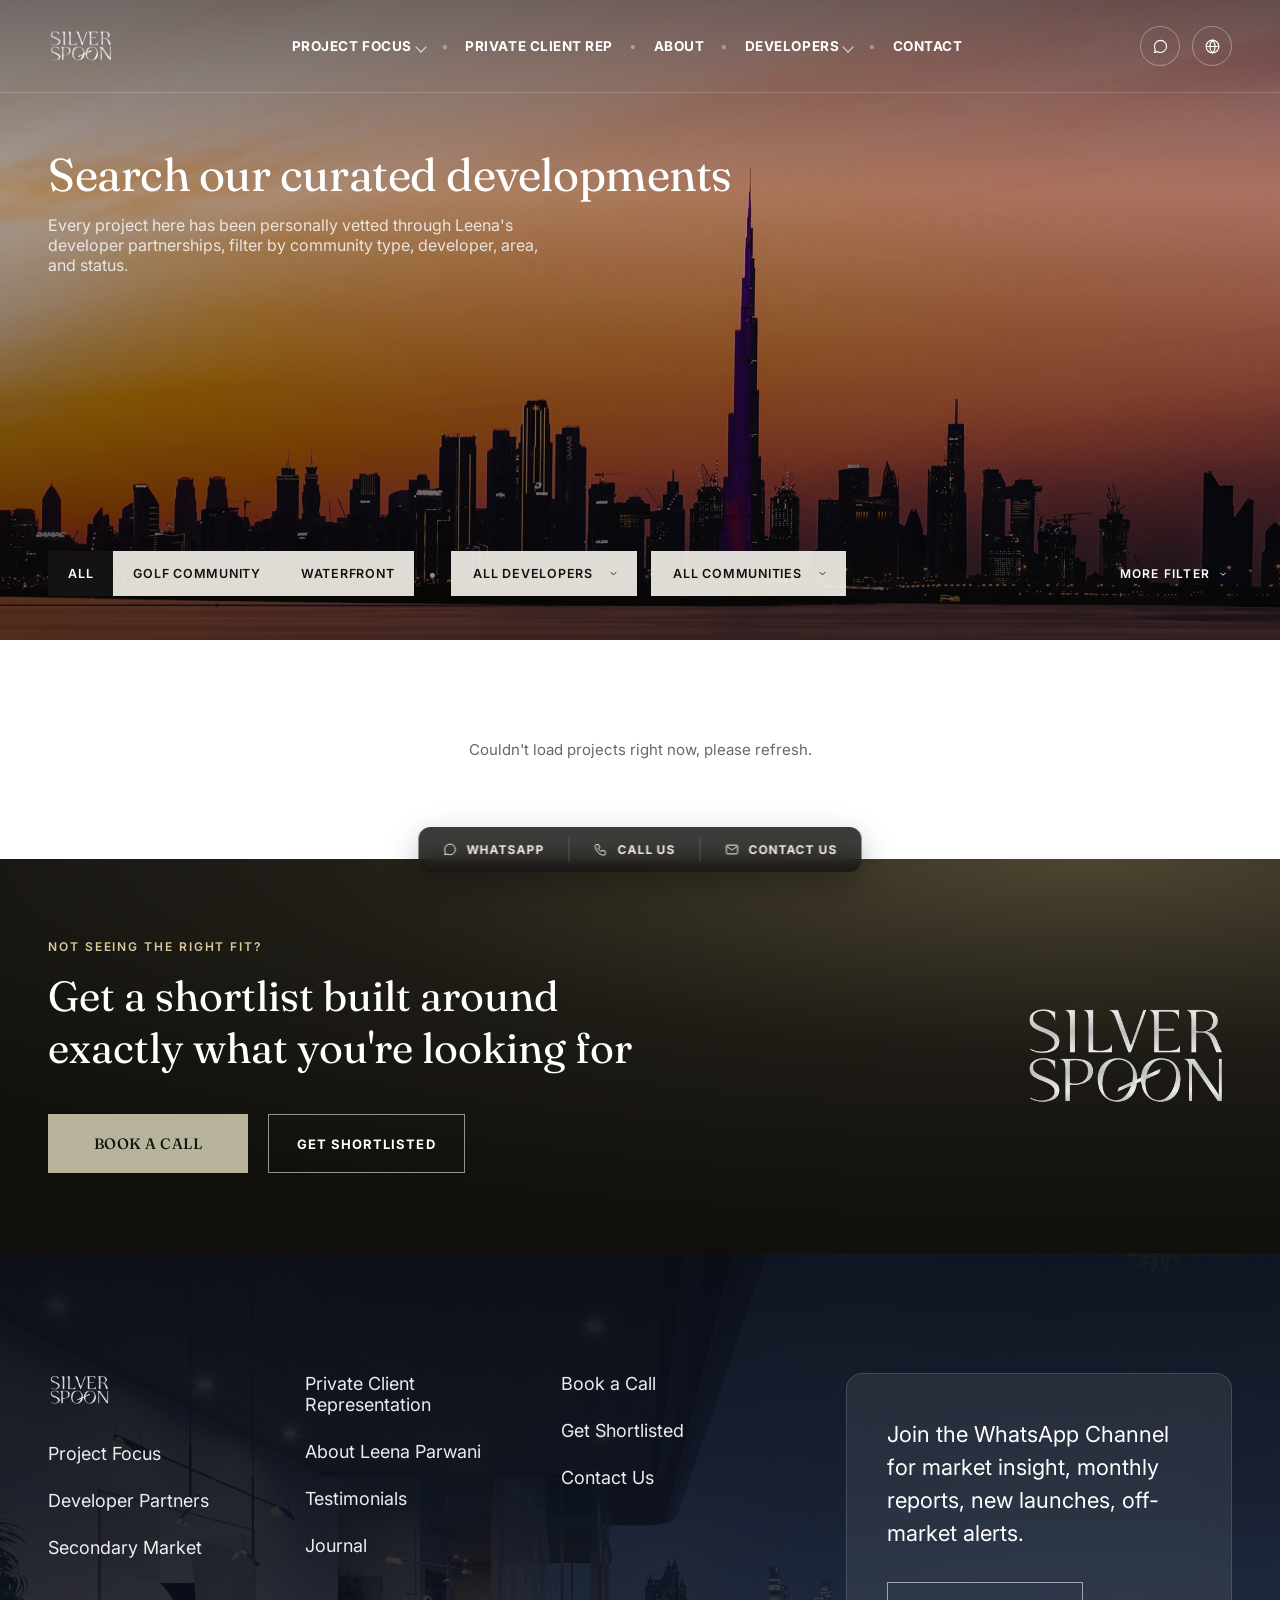
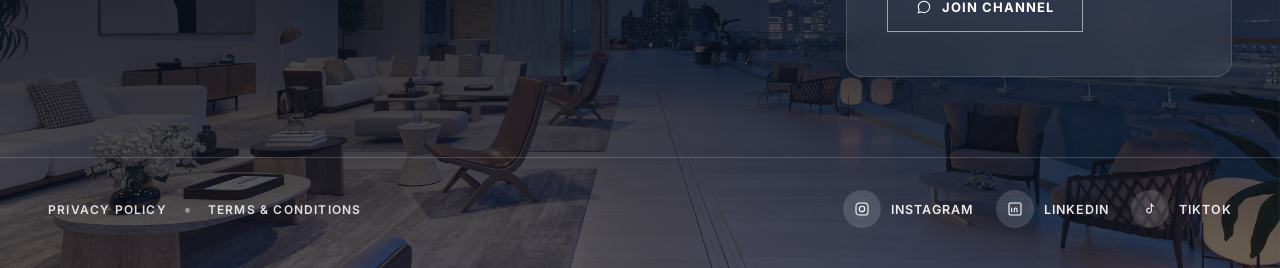
<file: projects.html>
<!DOCTYPE html>
<html lang="en">
<head>
<meta charset="UTF-8">
<meta name="viewport" content="width=device-width, initial-scale=1.0">
<title>Project Focus | Silver Spoon Properties</title>
<link rel="preconnect" href="https://fonts.googleapis.com">
<link rel="preconnect" href="https://fonts.gstatic.com" crossorigin>
<link href="https://fonts.googleapis.com/css2?family=Fraunces:ital,opsz,wght@0,9..144,300;0,9..144,400;0,9..144,500;1,9..144,400&family=Inter:wght@400;500;600;700&display=swap" rel="stylesheet">
<link rel="icon" href="images/favicon.png" type="image/png">
<script src="js/tracking.js"></script>
<link rel="stylesheet" href="css/base.css">
<link rel="stylesheet" href="css/projects.css">
</head>
<body>

  <!-- ============ NAV (overlay variant, transparent over hero photo) ============ -->
  <header class="site-nav site-nav--overlay">
    <div class="nav-inner">
      <a href="/" class="logo">
        <img src="images/logo/logo.png" alt="Silver Spoon Properties" class="logo-img">
      </a>

      <nav class="primary">
        <a href="/projects">Project Focus <span class="chevron"></span></a>
        <span class="dot">•</span>
        <a href="/representation">Private Client Rep</a>
        <span class="dot">•</span>
        <a href="/about">About</a>
        <span class="dot">•</span>
        <a href="/developers">Developers <span class="chevron"></span></a>
        <span class="dot">•</span>
        <a href="/contact">Contact</a>
      </nav>

      <div class="nav-icons">
        <a class="icon-circle" href="https://wa.me/971527693333" aria-label="WhatsApp Leena">
          <svg viewBox="0 0 24 24" fill="none" stroke-width="1.6"><path d="M20.5 11.9c0 4.7-3.8 8.5-8.5 8.5-1.5 0-2.9-.4-4.1-1.1L3.5 20.5l1.2-4.3a8.4 8.4 0 0 1-1.2-4.3c0-4.7 3.8-8.5 8.5-8.5s8.5 3.8 8.5 8.5Z"/></svg>
        </a>
        <a class="icon-circle" href="#" aria-label="Language">
          <svg viewBox="0 0 24 24" fill="none" stroke-width="1.6"><circle cx="12" cy="12" r="9"/><path d="M3 12h18M12 3c2.5 2.6 3.8 5.7 3.8 9s-1.3 6.4-3.8 9c-2.5-2.6-3.8-5.7-3.8-9s1.3-6.4 3.8-9Z"/></svg>
        </a>
        <button class="menu-toggle" aria-label="Menu" aria-expanded="false">
          <span></span><span></span><span></span>
        </button>
      </div>
    </div>
  </header>

  <!-- ============ HERO + FILTER BAR ============ -->
  <section class="hero">
    <img src="images/dubai-city-burj-khalifa-skyline-silhouette-cityscape-dusk-3840x1080-5904.jpg" alt="Palm Jumeirah balcony view over the water and Dubai skyline">

    <div class="hero-head">
      <h1>Search our curated developments</h1>
      <p>Every project here has been personally vetted through Leena's developer partnerships, filter by community type, developer, area, and status.</p>
    </div>

    <div class="filter-bar">
      <div class="filter-bar-left">
        <div class="filter-theme" id="filterTheme" role="group" aria-label="Community type">
          <button class="filter-theme-btn is-active" type="button" data-theme="all">All</button>
          <button class="filter-theme-btn" type="button" data-theme="golf">Golf Community</button>
          <button class="filter-theme-btn" type="button" data-theme="waterfront">Waterfront</button>
        </div>
        <span class="filter-dot">•</span>
        <select class="filter-pill filter-pill-select" id="filterDeveloper" aria-label="Filter by developer">
          <option value="">All Developers</option>
        </select>
        <select class="filter-pill filter-pill-select" id="filterCommunity" aria-label="Filter by community">
          <option value="">All Communities</option>
        </select>
      </div>

      <button class="filter-more" id="filterMoreBtn" type="button" aria-expanded="false" aria-controls="filterPanel">
        More Filter
        <svg viewBox="0 0 24 24" fill="none" stroke-width="2.2"><path d="M6 9l6 6 6-6"/></svg>
      </button>
    </div>
  </section>

  <!-- ============ EXPANDABLE FILTER PANEL (status / price) ============ -->
  <div class="filter-panel" id="filterPanel">
    <div class="filter-panel-inner">
      <div class="filter-group">
        <label>Status</label>
        <div class="filter-range">
          <select id="filterStatus">
            <option value="">Any</option>
            <option value="off-plan">Off-Plan</option>
            <option value="ready">Ready</option>
          </select>
        </div>
      </div>
      <div class="filter-group">
        <label>Price Range (AED)</label>
        <div class="filter-range">
          <select disabled><option>Pricing not yet published</option></select>
        </div>
      </div>
      <button class="filter-update" type="button" id="filterUpdateBtn">
        Update
        <svg viewBox="0 0 24 24" fill="none" stroke-width="2"><path d="M9 6l6 6-6 6"/></svg>
      </button>
    </div>
  </div>

  <!-- ============ PROJECTS GRID ============ -->
  <div class="projects-grid" id="projectsGrid">
    <div class="projects-loading">Loading projects…</div>
  </div>
  <div class="projects-empty" id="projectsEmpty" style="display:none;">
    <p>No projects match those filters right now.</p>
    <button class="filter-update" type="button" id="projectsEmptyReset">Reset Filters</button>
  </div>

  <!-- ============ CLOSING CTA ============ -->
  <section class="projects-cta">
    <div class="projects-cta-inner">
      <div class="projects-cta-text">
        <span class="eyebrow">Not Seeing The Right Fit?</span>
        <h2>Get a shortlist built around exactly what you're looking for</h2>
        <div class="projects-cta-actions">
          <a class="btn-contact" href="/contact#book-a-call">Book a Call</a>
          <a class="btn-wa-join" href="/contact#shortlist">Get Shortlisted</a>
        </div>
      </div>
      <div class="projects-cta-logo">
        <img src="images/logo/logo.png" alt="Silver Spoon Properties">
      </div>
    </div>
  </section>

  <!-- ============ FOOTER (standard, identical on every page) ============ -->
  <footer class="site-footer">
    <div class="footer-bg"></div>
    <div class="footer-overlay"></div>
    <div class="footer-content">
      <div class="footer-top">
        <div class="footer-cols">
          <div class="footer-col">
            <div class="flogo"><img src="images/logo/logo.png" alt="Silver Spoon Properties" class="logo-img"></div>
            <a href="/projects">Project Focus</a>
            <a href="/developers">Developer Partners</a>
            <a href="/coming-soon?page=Secondary+Market">Secondary Market</a>
          </div>
          <div class="footer-col">
            <a href="/representation">Private Client Representation</a>
            <a href="/about">About Leena Parwani</a>
            <a href="/coming-soon?page=Testimonials">Testimonials</a>
            <a href="/coming-soon?page=Journal">Journal</a>
          </div>
          <div class="footer-col">
            <a href="/contact#book-a-call">Book a Call</a>
            <a href="/contact#shortlist">Get Shortlisted</a>
            <a href="/contact">Contact Us</a>
          </div>
        </div>

        <div class="footer-card">
          <p>Join the WhatsApp Channel for market insight, monthly reports, new launches, off-market alerts.</p>
          <a class="btn-wa-join" href="#">
            <svg viewBox="0 0 24 24" fill="none" stroke-width="1.6"><path d="M20.5 11.9c0 4.7-3.8 8.5-8.5 8.5-1.5 0-2.9-.4-4.1-1.1L3.5 20.5l1.2-4.3a8.4 8.4 0 0 1-1.2-4.3c0-4.7 3.8-8.5 8.5-8.5s8.5 3.8 8.5 8.5Z"/></svg>
            Join Channel
          </a>
        </div>
      </div>

      <div class="footer-bottom">
        <div class="footer-legal">
          <a href="/privacy">Privacy Policy</a><span>•</span><a href="/terms">Terms &amp; Conditions</a>
        </div>
        <div class="footer-social">
          <a href="https://www.instagram.com/leenaparwani?igsi=MTZodG40NWRyOHY2cw%3D%3D&utm_source=qr" target="_blank" rel="noopener"><span class="fs-icon"><svg viewBox="0 0 24 24" fill="none" stroke-width="1.6"><rect x="3" y="3" width="18" height="18" rx="5"/><circle cx="12" cy="12" r="4"/><circle cx="17.2" cy="6.8" r="0.6" fill="currentColor" stroke="none"/></svg></span>Instagram</a>
          <a href="https://www.linkedin.com/in/leenaparwani/" target="_blank" rel="noopener"><span class="fs-icon"><svg viewBox="0 0 24 24" fill="none" stroke-width="1.6"><rect x="3" y="3" width="18" height="18" rx="2"/><path d="M7 10v7M7 7v.01M11 17v-4.5a2 2 0 0 1 4 0V17M11 12.5V17"/></svg></span>LinkedIn</a>
          <a href="https://www.tiktok.com/@leenaparwani8?_r=1&_t=ZS-99CkbMmUnyv" target="_blank" rel="noopener"><span class="fs-icon"><svg viewBox="0 0 24 24" fill="none" stroke-width="1.6"><path d="M14 4v10.5a3.5 3.5 0 1 1-2.5-3.36"/><path d="M14 4c.4 2.4 2.1 4 4.3 4.3"/></svg></span>TikTok</a>
        </div>
      </div>
    </div>
  </footer>

  <!-- ============ FLOATING CONTACT PILL (persists across the whole site) ============ -->
  <div class="contact-pill">
    <a href="https://wa.me/971527693333"><svg viewBox="0 0 24 24" fill="none" stroke-width="1.6"><path d="M20.5 11.9c0 4.7-3.8 8.5-8.5 8.5-1.5 0-2.9-.4-4.1-1.1L3.5 20.5l1.2-4.3a8.4 8.4 0 0 1-1.2-4.3c0-4.7 3.8-8.5 8.5-8.5s8.5 3.8 8.5 8.5Z"/></svg>WhatsApp</a>
    <div class="sep"></div>
    <a href="tel:+971527693333"><svg viewBox="0 0 24 24" fill="none" stroke-width="1.6"><path d="M4 4h4l2 5-2.5 1.5a11 11 0 0 0 5 5L14 13l5 2v4a2 2 0 0 1-2 2C9.5 21 3 14.5 3 6a2 2 0 0 1 1-2Z"/></svg>Call Us</a>
    <div class="sep"></div>
    <a href="/contact"><svg viewBox="0 0 24 24" fill="none" stroke-width="1.6"><rect x="3" y="5" width="18" height="14" rx="2"/><path d="m4 7 8 6 8-6"/></svg>Contact Us</a>
  </div>

  <script>
    const filterMoreBtn = document.getElementById('filterMoreBtn');
    const filterPanel = document.getElementById('filterPanel');

    filterMoreBtn.addEventListener('click', () => {
      const isOpen = filterPanel.classList.toggle('is-open');
      filterMoreBtn.setAttribute('aria-expanded', isOpen);
    });
  </script>

  <script src="js/projects-loader.js"></script>
  <script>
    const PLACEHOLDER_IMG = 'data:image/svg+xml,' + encodeURIComponent(
      '<svg xmlns="http://www.w3.org/2000/svg" width="800" height="600"><rect width="800" height="600" fill="#EFEDE4"/></svg>'
    );
    const TAG_LABELS = { golf: 'Golf Community', waterfront: 'Waterfront' };

    let allProjects = [];
    let activeTheme = 'all';

    const grid = document.getElementById('projectsGrid');
    const emptyState = document.getElementById('projectsEmpty');
    const developerSelect = document.getElementById('filterDeveloper');
    const communitySelect = document.getElementById('filterCommunity');
    const statusSelect = document.getElementById('filterStatus');
    const themeGroup = document.getElementById('filterTheme');

    function populateDropdown(select, values) {
      values.forEach(v => {
        const opt = document.createElement('option');
        opt.value = v; opt.textContent = v;
        select.appendChild(opt);
      });
    }

    function cardHTML(p) {
      const tags = (p.tags || []).map(t => TAG_LABELS[t] || t).join(' • ');
      const statusLabel = p.status === 'ready' ? 'Ready' : 'Off-Plan';
      return `
        <a class="project-card" href="/project?id=${encodeURIComponent(p.id)}">
          <img src="${p.heroImage}" alt="${p.name}" onerror="this.src='${PLACEHOLDER_IMG}'">
          <div class="project-card-info">
            <h3>${p.name}</h3>
            <div class="project-meta"><span>${p.developer}</span><span class="dot">•</span><span>${statusLabel}</span></div>
            <div class="project-meta-2">
              <svg viewBox="0 0 24 24" fill="none" stroke-width="1.8"><path d="M12 21s7-6.1 7-11.5A7 7 0 0 0 5 9.5C5 14.9 12 21 12 21Z"/><circle cx="12" cy="9.5" r="2.3"/></svg>
              <span>${p.community}</span>${tags ? `<span class="dot">•</span><span>${tags}</span>` : ''}
            </div>
          </div>
        </a>`;
    }

    function applyFilters() {
      const developer = developerSelect.value;
      const community = communitySelect.value;
      const status = statusSelect.value;

      const filtered = allProjects.filter(p => {
        if (activeTheme !== 'all' && !(p.tags || []).includes(activeTheme)) return false;
        if (developer && p.developer !== developer) return false;
        if (community && p.community !== community) return false;
        if (status && p.status !== status) return false;
        return true;
      });

      if (filtered.length === 0) {
        grid.style.display = 'none';
        emptyState.style.display = 'block';
      } else {
        grid.style.display = 'grid';
        emptyState.style.display = 'none';
        grid.innerHTML = filtered.map(cardHTML).join('');
      }
    }

    themeGroup.addEventListener('click', e => {
      const btn = e.target.closest('.filter-theme-btn');
      if (!btn) return;
      themeGroup.querySelectorAll('.filter-theme-btn').forEach(b => b.classList.remove('is-active'));
      btn.classList.add('is-active');
      activeTheme = btn.dataset.theme;
      applyFilters();
    });
    developerSelect.addEventListener('change', applyFilters);
    communitySelect.addEventListener('change', applyFilters);
    document.getElementById('filterUpdateBtn').addEventListener('click', () => {
      applyFilters();
      filterPanel.classList.remove('is-open');
      filterMoreBtn.setAttribute('aria-expanded', 'false');
    });
    document.getElementById('projectsEmptyReset').addEventListener('click', () => {
      activeTheme = 'all';
      themeGroup.querySelectorAll('.filter-theme-btn').forEach(b => b.classList.toggle('is-active', b.dataset.theme === 'all'));
      developerSelect.value = '';
      communitySelect.value = '';
      statusSelect.value = '';
      applyFilters();
    });

    (async function init() {
      try {
        allProjects = await window.SSPProjects.fetchProjects();
      } catch (e) {
        grid.innerHTML = '<div class="projects-loading">Couldn\'t load projects right now, please refresh.</div>';
        return;
      }
      populateDropdown(developerSelect, [...new Set(allProjects.map(p => p.developer))].sort());
      populateDropdown(communitySelect, [...new Set(allProjects.map(p => p.community))].sort());

      // Deep-link support, e.g. developers.html cards link here as
      // projects.html?developer=Emaar to arrive pre-filtered.
      const urlParams = new URLSearchParams(window.location.search);
      const developerParam = urlParams.get('developer');
      if (developerParam && [...developerSelect.options].some(o => o.value === developerParam)) {
        developerSelect.value = developerParam;
      }

      applyFilters();
    })();
  </script>

  <script src="js/nav.js"></script>

</body>
</html>
</file>
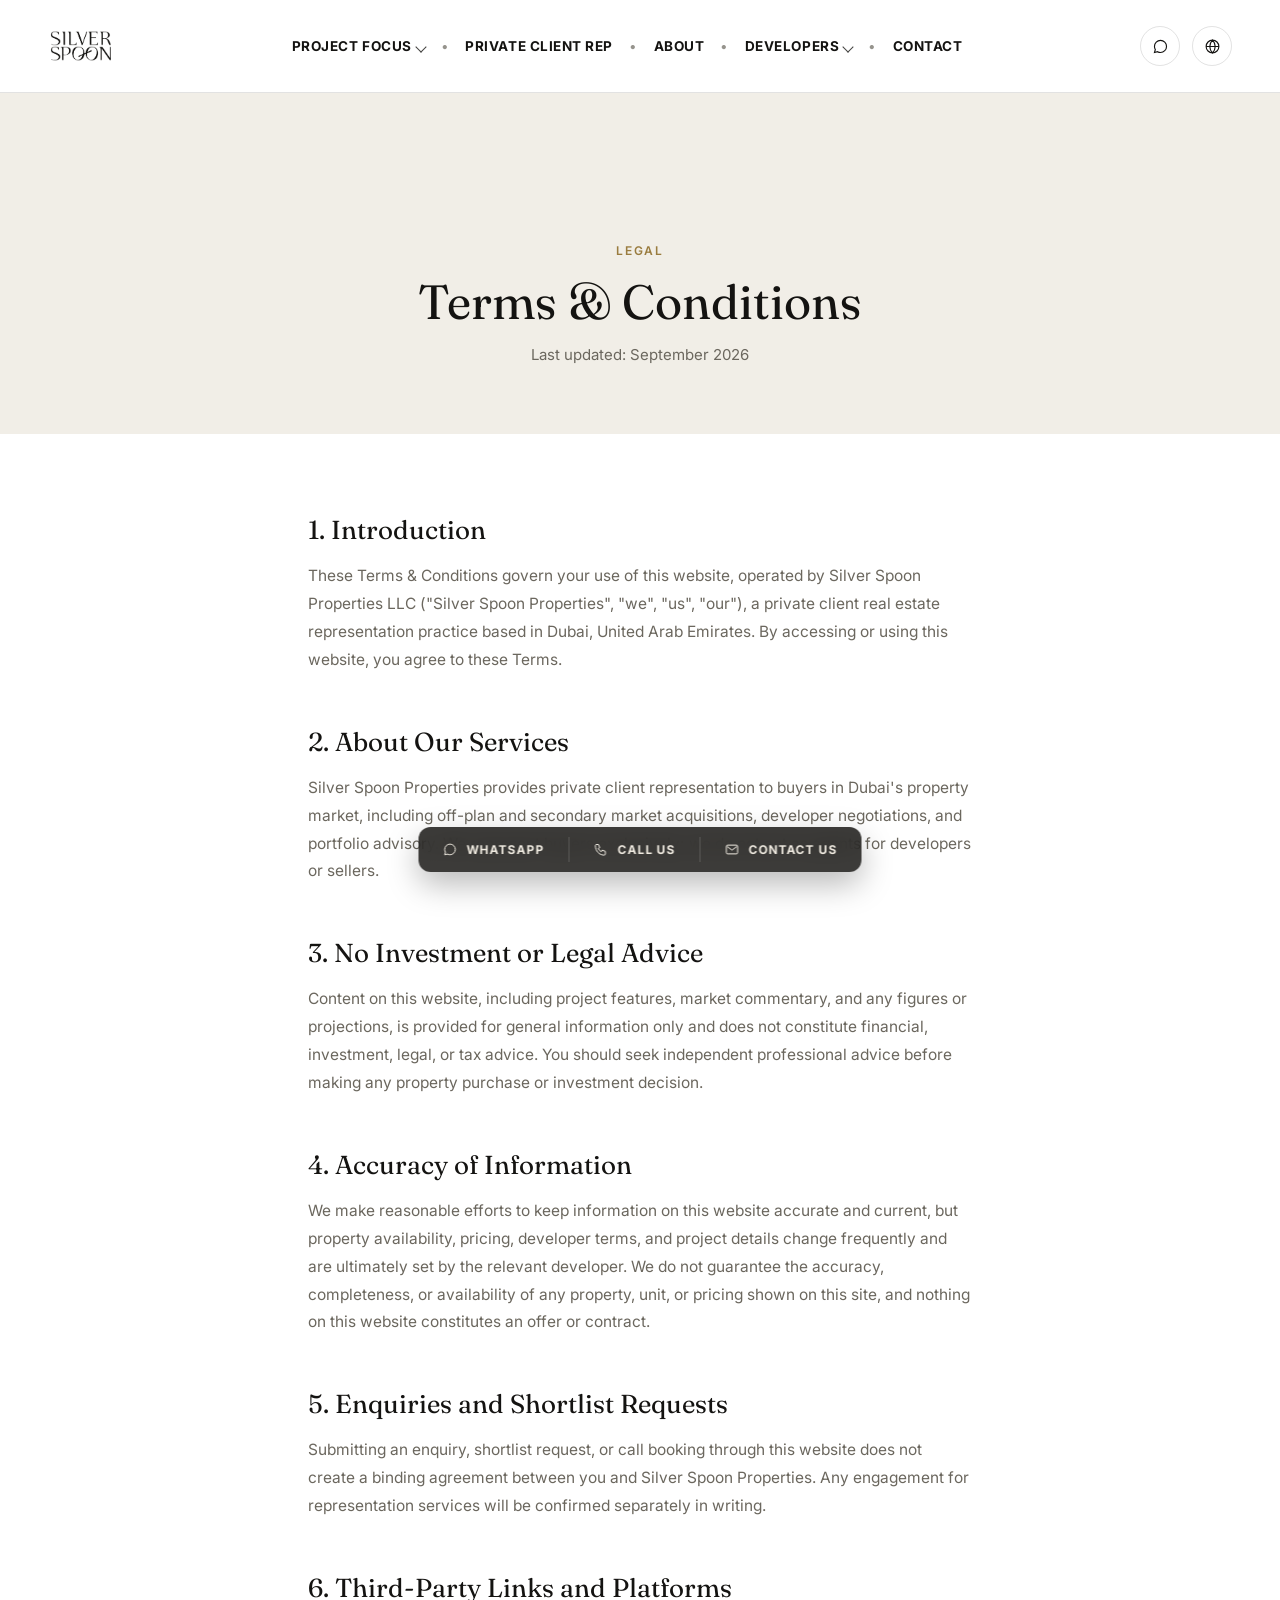
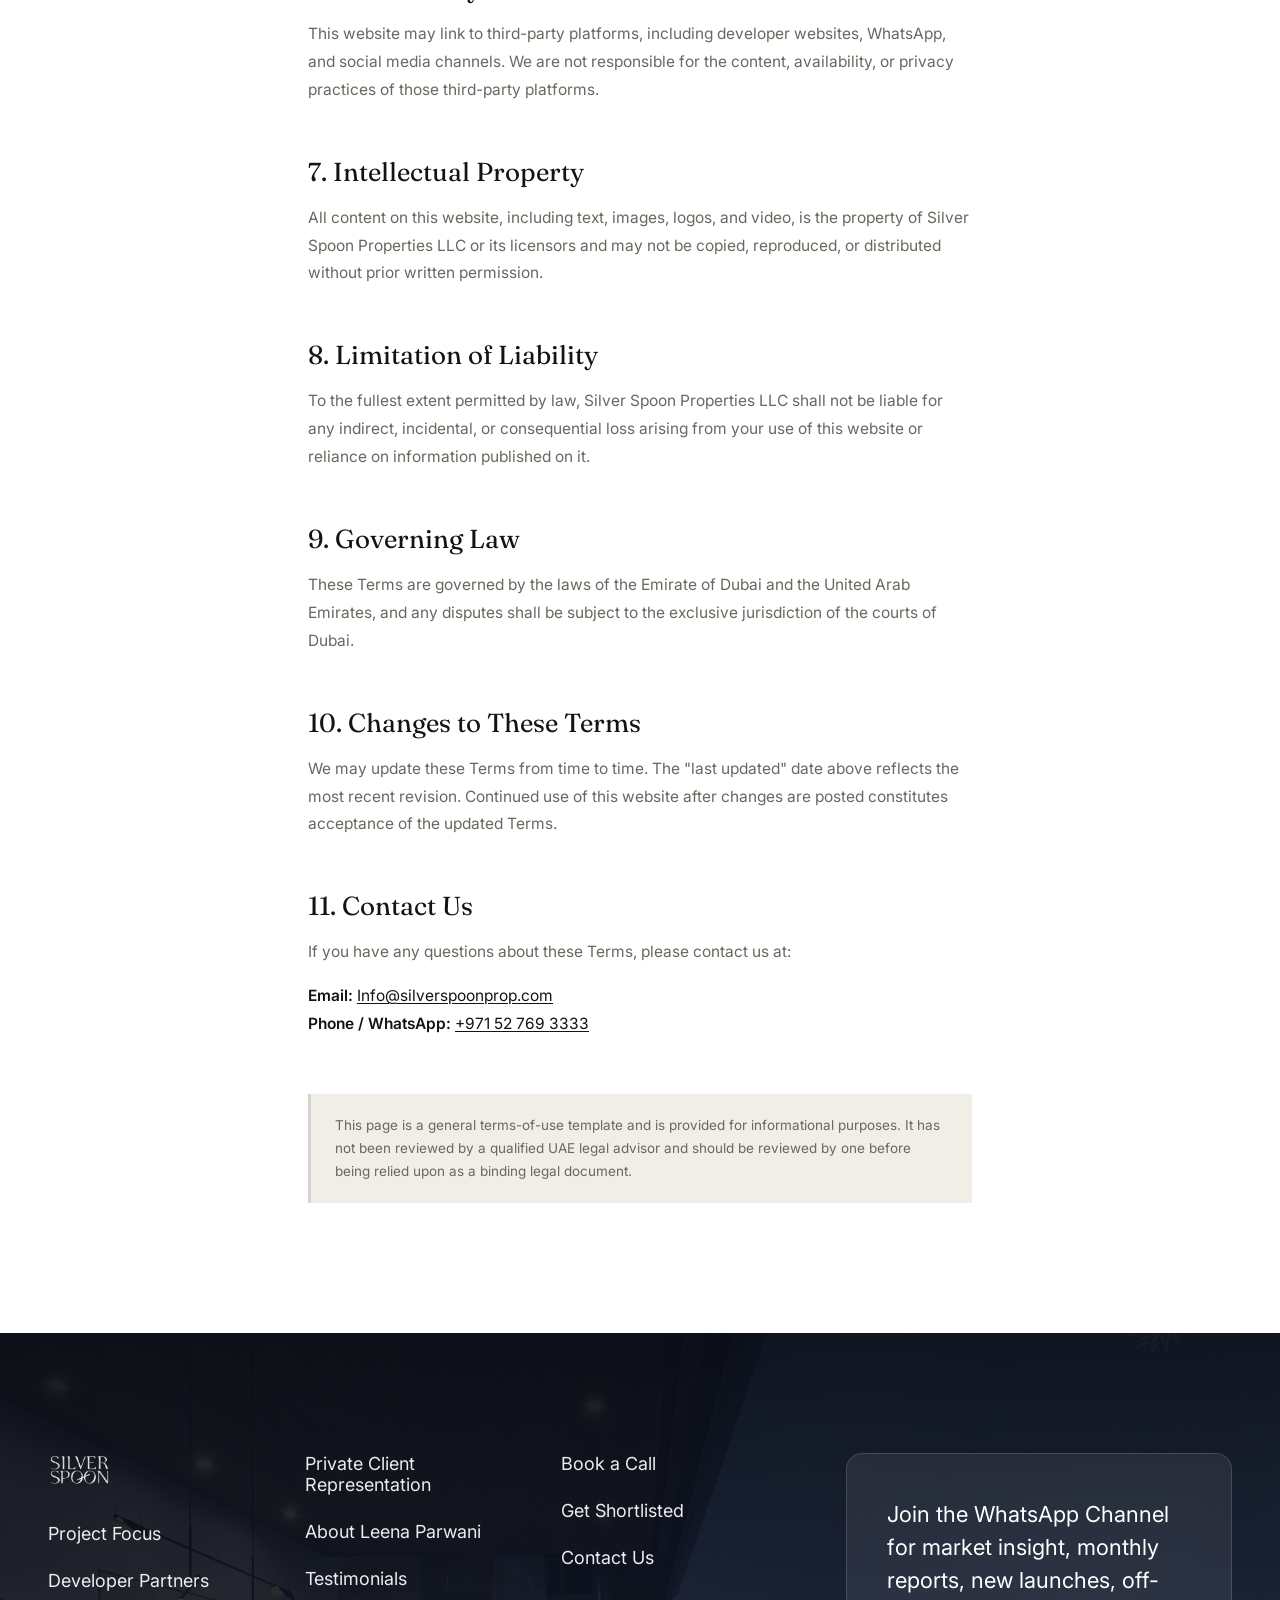
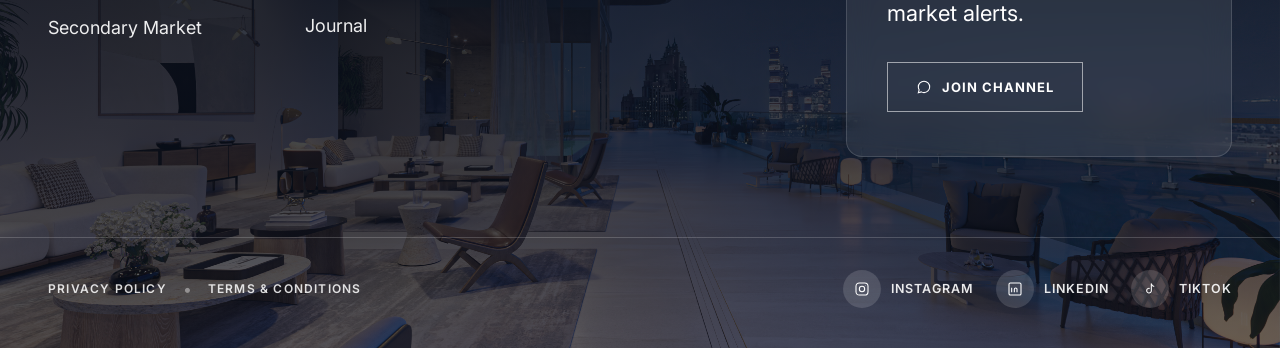
<file: terms.html>
<!DOCTYPE html>
<html lang="en">
<head>
<meta charset="UTF-8">
<meta name="viewport" content="width=device-width, initial-scale=1.0">
<title>Terms &amp; Conditions | Silver Spoon Properties</title>
<link rel="preconnect" href="https://fonts.googleapis.com">
<link rel="preconnect" href="https://fonts.gstatic.com" crossorigin>
<link href="https://fonts.googleapis.com/css2?family=Fraunces:ital,opsz,wght@0,9..144,300;0,9..144,400;0,9..144,500;1,9..144,400&family=Inter:wght@400;500;600;700&display=swap" rel="stylesheet">
<link rel="icon" href="images/favicon.png" type="image/png">
<script src="js/tracking.js"></script>
<link rel="stylesheet" href="css/base.css">
<link rel="stylesheet" href="css/legal.css">
</head>
<body>

  <!-- ============ NAV ============ -->
  <header class="site-nav">
    <div class="nav-inner">
      <a href="/" class="logo">
        <img src="images/logo/logo-dark.png" alt="Silver Spoon Properties" class="logo-img">
      </a>

      <nav class="primary">
        <a href="/projects">Project Focus <span class="chevron"></span></a>
        <span class="dot">•</span>
        <a href="/representation">Private Client Rep</a>
        <span class="dot">•</span>
        <a href="/about">About</a>
        <span class="dot">•</span>
        <a href="/developers">Developers <span class="chevron"></span></a>
        <span class="dot">•</span>
        <a href="/contact">Contact</a>
      </nav>

      <div class="nav-icons">
        <a class="icon-circle" href="https://wa.me/971527693333" aria-label="WhatsApp Leena">
          <svg viewBox="0 0 24 24" fill="none" stroke-width="1.6"><path d="M20.5 11.9c0 4.7-3.8 8.5-8.5 8.5-1.5 0-2.9-.4-4.1-1.1L3.5 20.5l1.2-4.3a8.4 8.4 0 0 1-1.2-4.3c0-4.7 3.8-8.5 8.5-8.5s8.5 3.8 8.5 8.5Z"/></svg>
        </a>
        <a class="icon-circle" href="#" aria-label="Language">
          <svg viewBox="0 0 24 24" fill="none" stroke-width="1.6"><circle cx="12" cy="12" r="9"/><path d="M3 12h18M12 3c2.5 2.6 3.8 5.7 3.8 9s-1.3 6.4-3.8 9c-2.5-2.6-3.8-5.7-3.8-9s1.3-6.4 3.8-9Z"/></svg>
        </a>
        <button class="menu-toggle" aria-label="Menu" aria-expanded="false">
          <span></span><span></span><span></span>
        </button>
      </div>
    </div>
  </header>
  <div class="nav-spacer"></div>

  <!-- ============ INTRO ============ -->
  <section class="legal-intro">
    <div class="legal-intro-wrap">
      <span class="eyebrow">Legal</span>
      <h1>Terms &amp; Conditions</h1>
      <p>Last updated: September 2026</p>
    </div>
  </section>

  <!-- ============ BODY ============ -->
  <section class="legal-body">
    <div class="legal-body-wrap">

      <h2>1. Introduction</h2>
      <p>These Terms &amp; Conditions govern your use of this website, operated by Silver Spoon Properties LLC ("Silver Spoon Properties", "we", "us", "our"), a private client real estate representation practice based in Dubai, United Arab Emirates. By accessing or using this website, you agree to these Terms.</p>

      <h2>2. About Our Services</h2>
      <p>Silver Spoon Properties provides private client representation to buyers in Dubai's property market, including off-plan and secondary market acquisitions, developer negotiations, and portfolio advisory. We represent buyers exclusively; we do not act as agents for developers or sellers.</p>

      <h2>3. No Investment or Legal Advice</h2>
      <p>Content on this website, including project features, market commentary, and any figures or projections, is provided for general information only and does not constitute financial, investment, legal, or tax advice. You should seek independent professional advice before making any property purchase or investment decision.</p>

      <h2>4. Accuracy of Information</h2>
      <p>We make reasonable efforts to keep information on this website accurate and current, but property availability, pricing, developer terms, and project details change frequently and are ultimately set by the relevant developer. We do not guarantee the accuracy, completeness, or availability of any property, unit, or pricing shown on this site, and nothing on this website constitutes an offer or contract.</p>

      <h2>5. Enquiries and Shortlist Requests</h2>
      <p>Submitting an enquiry, shortlist request, or call booking through this website does not create a binding agreement between you and Silver Spoon Properties. Any engagement for representation services will be confirmed separately in writing.</p>

      <h2>6. Third-Party Links and Platforms</h2>
      <p>This website may link to third-party platforms, including developer websites, WhatsApp, and social media channels. We are not responsible for the content, availability, or privacy practices of those third-party platforms.</p>

      <h2>7. Intellectual Property</h2>
      <p>All content on this website, including text, images, logos, and video, is the property of Silver Spoon Properties LLC or its licensors and may not be copied, reproduced, or distributed without prior written permission.</p>

      <h2>8. Limitation of Liability</h2>
      <p>To the fullest extent permitted by law, Silver Spoon Properties LLC shall not be liable for any indirect, incidental, or consequential loss arising from your use of this website or reliance on information published on it.</p>

      <h2>9. Governing Law</h2>
      <p>These Terms are governed by the laws of the Emirate of Dubai and the United Arab Emirates, and any disputes shall be subject to the exclusive jurisdiction of the courts of Dubai.</p>

      <h2>10. Changes to These Terms</h2>
      <p>We may update these Terms from time to time. The "last updated" date above reflects the most recent revision. Continued use of this website after changes are posted constitutes acceptance of the updated Terms.</p>

      <h2>11. Contact Us</h2>
      <p>If you have any questions about these Terms, please contact us at:</p>
      <p><strong>Email:</strong> <a href="mailto:Info@silverspoonprop.com">Info@silverspoonprop.com</a><br>
      <strong>Phone / WhatsApp:</strong> <a href="tel:+971527693333">+971 52 769 3333</a></p>

      <div class="legal-note">This page is a general terms-of-use template and is provided for informational purposes. It has not been reviewed by a qualified UAE legal advisor and should be reviewed by one before being relied upon as a binding legal document.</div>

    </div>
  </section>

  <!-- ============ FOOTER (standard, identical on every page) ============ -->
  <footer class="site-footer">
    <div class="footer-bg"></div>
    <div class="footer-overlay"></div>
    <div class="footer-content">
      <div class="footer-top">
        <div class="footer-cols">
          <div class="footer-col">
            <div class="flogo"><img src="images/logo/logo.png" alt="Silver Spoon Properties" class="logo-img"></div>
            <a href="/projects">Project Focus</a>
            <a href="/developers">Developer Partners</a>
            <a href="/coming-soon?page=Secondary+Market">Secondary Market</a>
          </div>
          <div class="footer-col">
            <a href="/representation">Private Client Representation</a>
            <a href="/about">About Leena Parwani</a>
            <a href="/coming-soon?page=Testimonials">Testimonials</a>
            <a href="/coming-soon?page=Journal">Journal</a>
          </div>
          <div class="footer-col">
            <a href="/contact#book-a-call">Book a Call</a>
            <a href="/contact#shortlist">Get Shortlisted</a>
            <a href="/contact">Contact Us</a>
          </div>
        </div>

        <div class="footer-card">
          <p>Join the WhatsApp Channel for market insight, monthly reports, new launches, off-market alerts.</p>
          <a class="btn-wa-join" href="#">
            <svg viewBox="0 0 24 24" fill="none" stroke-width="1.6"><path d="M20.5 11.9c0 4.7-3.8 8.5-8.5 8.5-1.5 0-2.9-.4-4.1-1.1L3.5 20.5l1.2-4.3a8.4 8.4 0 0 1-1.2-4.3c0-4.7 3.8-8.5 8.5-8.5s8.5 3.8 8.5 8.5Z"/></svg>
            Join Channel
          </a>
        </div>
      </div>

      <div class="footer-bottom">
        <div class="footer-legal">
          <a href="/privacy">Privacy Policy</a><span>•</span><a href="/terms">Terms &amp; Conditions</a>
        </div>
        <div class="footer-social">
          <a href="https://www.instagram.com/leenaparwani?igsi=MTZodG40NWRyOHY2cw%3D%3D&utm_source=qr" target="_blank" rel="noopener"><span class="fs-icon"><svg viewBox="0 0 24 24" fill="none" stroke-width="1.6"><rect x="3" y="3" width="18" height="18" rx="5"/><circle cx="12" cy="12" r="4"/><circle cx="17.2" cy="6.8" r="0.6" fill="currentColor" stroke="none"/></svg></span>Instagram</a>
          <a href="https://www.linkedin.com/in/leenaparwani/" target="_blank" rel="noopener"><span class="fs-icon"><svg viewBox="0 0 24 24" fill="none" stroke-width="1.6"><rect x="3" y="3" width="18" height="18" rx="2"/><path d="M7 10v7M7 7v.01M11 17v-4.5a2 2 0 0 1 4 0V17M11 12.5V17"/></svg></span>LinkedIn</a>
          <a href="https://www.tiktok.com/@leenaparwani8?_r=1&_t=ZS-99CkbMmUnyv" target="_blank" rel="noopener"><span class="fs-icon"><svg viewBox="0 0 24 24" fill="none" stroke-width="1.6"><path d="M14 4v10.5a3.5 3.5 0 1 1-2.5-3.36"/><path d="M14 4c.4 2.4 2.1 4 4.3 4.3"/></svg></span>TikTok</a>
        </div>
      </div>
    </div>
  </footer>

  <!-- ============ FLOATING CONTACT PILL (persists across the whole site) ============ -->
  <div class="contact-pill">
    <a href="https://wa.me/971527693333"><svg viewBox="0 0 24 24" fill="none" stroke-width="1.6"><path d="M20.5 11.9c0 4.7-3.8 8.5-8.5 8.5-1.5 0-2.9-.4-4.1-1.1L3.5 20.5l1.2-4.3a8.4 8.4 0 0 1-1.2-4.3c0-4.7 3.8-8.5 8.5-8.5s8.5 3.8 8.5 8.5Z"/></svg>WhatsApp</a>
    <div class="sep"></div>
    <a href="tel:+971527693333"><svg viewBox="0 0 24 24" fill="none" stroke-width="1.6"><path d="M4 4h4l2 5-2.5 1.5a11 11 0 0 0 5 5L14 13l5 2v4a2 2 0 0 1-2 2C9.5 21 3 14.5 3 6a2 2 0 0 1 1-2Z"/></svg>Call Us</a>
    <div class="sep"></div>
    <a href="/contact"><svg viewBox="0 0 24 24" fill="none" stroke-width="1.6"><rect x="3" y="5" width="18" height="14" rx="2"/><path d="m4 7 8 6 8-6"/></svg>Contact Us</a>
  </div>

  <script src="js/nav.js"></script>

</body>
</html>
</file>
<file: css/base.css>
/* =====================================================================
   BASE.CSS, shared across every page
   Design tokens, reset, nav (+ overlay variant), floating contact pill,
   standard footer, shared buttons. Page-specific sections (hero, bio,
   testimonials, etc.) live in their own <page>.css file.
   ===================================================================== */

:root{
  --ink:#141311;
  --white:#ffffff;
  --grey:#6b675e;
  --hairline:rgba(20,19,17,0.12);
  --pill-bg:rgba(18,17,14,0.82);
  --brass:#9a7c3f;
  --cream:#F1EEE7;

  --serif:'Fraunces', Georgia, serif;
  --sans:'Inter', -apple-system, BlinkMacSystemFont, sans-serif;
  --container:1320px;
}

/* ---------- Reset ---------- */
*{ box-sizing:border-box; margin:0; padding:0; }
body{ font-family:var(--sans); color:var(--ink); background:var(--white); -webkit-font-smoothing:antialiased; }
img, video{ max-width:100%; display:block; }
a{ color:inherit; text-decoration:none; }

/* ---------- Shared type/label utilities ---------- */
.eyebrow{
  font-family:var(--sans); font-weight:600; font-size:12px;
  letter-spacing:.16em; text-transform:uppercase; color:var(--brass);
}

/* ---------- Shared buttons ---------- */
.btn-contact{
  display:inline-block;
  background:#B7B49B; color:var(--ink);
  font-family:var(--serif); font-weight:500; font-size:15px; letter-spacing:.03em; text-transform:uppercase;
  padding:20px 46px;
  transition:background .2s ease;
}
.btn-contact:hover{ background:#A6A388; }

/* =====================================================================
   NAV, default variant: light background, dark text (interior pages)
   Fixed on every page so it stays visible while scrolling, see
   .nav-spacer below (reserves the height fixed positioning removes from
   flow) and js/nav.js (adds "is-scrolled" once the page scrolls, which
   the overlay variant further down needs to become legible/opaque).
   ===================================================================== */
header.site-nav{
  position:fixed; top:0; left:0; right:0; z-index:30;
  background:var(--white);
  border-bottom:1px solid var(--hairline);
  transition:box-shadow .25s ease;
}
header.site-nav.is-scrolled{ box-shadow:0 4px 24px rgba(0,0,0,0.06); }

/* Reserves the space the fixed header removes from normal flow.
   Place directly after </header> on default-variant pages only,
   overlay-variant pages want their hero to start at the very top,
   underneath the (initially transparent) nav, so they skip this. */
.nav-spacer{ height:93px; }
.nav-inner{
  max-width:var(--container); margin:0 auto;
  padding:26px 48px;
  display:flex; align-items:center; justify-content:space-between; gap:32px;
}

/* Text wordmark (light / bold / light, merged, lowercase), legacy
   fallback, no longer used in nav markup but kept in case a page still
   references it. The real logo image is used everywhere now: logo.png
   (silver/white gradient, opaque, only legible on dark backgrounds) on
   the overlay nav variant and the always-dark footer; logo-dark.png
   (same artwork recolored to var(--ink), alpha shape unchanged) on the
   light/white nav variant. */
.logo{
  font-family:var(--sans); font-size:23px; letter-spacing:-0.01em;
  display:flex; align-items:center; white-space:nowrap; color:var(--ink);
}
.logo .w-light{ font-weight:400; }
.logo .w-bold{ font-weight:700; }

.logo-img{ height:36px; width:auto; display:block; }
.flogo .logo-img{ height:34px; }

nav.primary{
  display:flex; align-items:center; gap:14px; flex-wrap:wrap;
  font-size:13.5px; font-weight:700; letter-spacing:.04em; text-transform:uppercase; color:var(--ink);
}
nav.primary a{
  display:flex; align-items:center; gap:5px; padding:4px 2px;
  transition:color .2s ease;
}
nav.primary a:hover{ color:var(--brass); }
nav.primary .dot{ color:var(--grey); font-weight:400; opacity:.7; }
nav.primary .chevron{
  width:8px; height:8px; margin-top:1px;
  border-right:1.5px solid currentColor; border-bottom:1.5px solid currentColor;
  transform:rotate(45deg); opacity:.8;
}

.nav-icons{ display:flex; align-items:center; gap:12px; flex-shrink:0; }
.icon-circle{
  width:40px; height:40px; border-radius:50%;
  border:1px solid var(--hairline);
  display:flex; align-items:center; justify-content:center;
  transition:border-color .2s ease, background .2s ease;
}
.icon-circle:hover{ border-color:var(--ink); background:var(--ink); }
.icon-circle:hover svg{ stroke:var(--white); }
.icon-circle svg{ width:17px; height:17px; stroke:var(--ink); transition:stroke .2s ease; }

/* ---------- Mobile menu toggle (hamburger / close), hidden on desktop ---------- */
.menu-toggle{
  display:none; flex-shrink:0;
  width:40px; height:40px; border-radius:50%;
  border:1px solid var(--hairline); background:none; padding:0; cursor:pointer;
  align-items:center; justify-content:center;
  flex-direction:column; gap:5px;
}
.menu-toggle span{
  display:block; width:16px; height:1.5px; background:var(--ink);
  transition:transform .25s ease, opacity .2s ease;
}
header.site-nav--overlay .menu-toggle{ border-color:rgba(255,255,255,0.35); }
header.site-nav--overlay .menu-toggle span{ background:var(--white); }
/* once the drawer opens, header.is-nav-open forces the opaque/dark nav
   treatment (same as .is-scrolled) so the toggle + icons stay visible
   against the drawer instead of the transparent hero underneath */
header.site-nav--overlay.is-nav-open{ background:var(--ink); }
.menu-toggle.is-open span:nth-child(1){ transform:translateY(6.5px) rotate(45deg); }
.menu-toggle.is-open span:nth-child(2){ opacity:0; }
.menu-toggle.is-open span:nth-child(3){ transform:translateY(-6.5px) rotate(-45deg); }

@media (max-width:1080px){
  .nav-inner{ padding:20px 24px; }
  .menu-toggle{ display:flex; }
  /* WhatsApp/Language were overflowing off-screen next to the logo once
     a third icon (the toggle) was added, WhatsApp is already covered by
     the floating contact pill on every page, and Language is an inactive
     placeholder, so both are dropped here rather than fought for space. */
  .nav-icons a.icon-circle{ display:none; }
  /* nav-inner's padding shrinks at this breakpoint, so the fixed header's
     real height drops from 93px (desktop) to 81px, .nav-spacer and the
     drawer's top-offset both need to track that or a gap opens up. */
  .nav-spacer{ height:81px; }

  /* full-screen drawer, replacing the old display:none. Starts below
     the fixed header (top:81px, matching .nav-spacer above) rather than
     inset:0, so the header, and the toggle button now showing as an
     X, stays visible above the drawer instead of being covered by it. */
  nav.primary{
    display:flex; flex-direction:column; align-items:flex-start;
    gap:4px; flex-wrap:nowrap;
    position:fixed; top:81px; left:0; right:0; bottom:0; z-index:55;
    background:var(--ink);
    padding:32px 32px 40px;
    transform:translateX(100%);
    transition:transform .32s ease;
    overflow-y:auto;
  }
  nav.primary.is-open{ transform:translateX(0); }
  nav.primary a{
    width:100%; padding:16px 0;
    font-size:20px; letter-spacing:.02em; color:var(--white);
    border-bottom:1px solid rgba(255,255,255,0.12);
  }
  nav.primary .dot{ display:none; }
  nav.primary .chevron{
    margin-left:auto; width:9px; height:9px;
    border-color:var(--white);
  }
}

/* ---------- NAV, overlay variant: transparent over a video/image hero ----------
   Add class "site-nav--overlay" to <header class="site-nav"> on hero-video pages.
   Stays transparent (text/icons in white, to read over the hero) until
   js/nav.js adds "is-scrolled" past the hero, at which point it needs an
   opaque backing or the white text would sit unreadable over page content. */
header.site-nav--overlay{
  background:transparent;
  border-bottom:1px solid rgba(255,255,255,0.16);
  transition:background .25s ease, box-shadow .25s ease;
}
header.site-nav--overlay.is-scrolled{
  background:var(--ink);
  box-shadow:0 4px 24px rgba(0,0,0,0.25);
}
header.site-nav--overlay .logo{ color:var(--white); }
header.site-nav--overlay nav.primary{ color:var(--white); }
header.site-nav--overlay nav.primary .dot{ color:rgba(255,255,255,0.5); }
header.site-nav--overlay .icon-circle{ border-color:rgba(255,255,255,0.35); }
header.site-nav--overlay .icon-circle:hover{ border-color:var(--white); background:rgba(255,255,255,0.12); }
header.site-nav--overlay .icon-circle svg{ stroke:var(--white); }

/* =====================================================================
   HERO VIDEO FALLBACK, shared animated placeholder shown behind any
   hero <video> until its real source file is uploaded / fails to load.
   Stacking order inside a hero: fallback (z:0) → video (z:1) → dark
   overlay gradient, page-specific (z:2) → hero content (z:3).
   ===================================================================== */
.hero-fallback-bg{
  position:absolute; inset:0; z-index:0;
  background:
    radial-gradient(120% 90% at 15% 0%, #6b5f3f 0%, #2c2818 42%, #12100c 78%),
    linear-gradient(120deg, #1c1913, #100f0c);
  background-size:200% 200%;
  animation:heroFallbackDrift 22s ease-in-out infinite alternate;
}
@keyframes heroFallbackDrift{
  0%{ background-position:0% 0%; }
  100%{ background-position:100% 60%; }
}
.hero-note{
  position:absolute; z-index:3; right:24px; top:20px;
  font-size:10px; letter-spacing:.08em; text-transform:uppercase; color:rgba(255,255,255,0.45);
}

/* =====================================================================
   FLOATING CONTACT PILL, persists on every page
   ===================================================================== */
.contact-pill{
  position:fixed; left:50%; bottom:28px; transform:translateX(-50%);
  z-index:50;
  background:var(--pill-bg);
  backdrop-filter:blur(10px);
  border-radius:12px;
  display:flex; align-items:stretch;
  box-shadow:0 12px 32px rgba(0,0,0,0.28);
  overflow:hidden;
}
.contact-pill a{
  display:flex; align-items:center; gap:9px;
  padding:15px 24px;
  font-size:12px; font-weight:700; letter-spacing:.08em; text-transform:uppercase;
  color:#EFEAE0;
  transition:background .2s ease;
  white-space:nowrap;
}
.contact-pill a:hover{ background:rgba(255,255,255,0.08); }
.contact-pill a svg{ width:15px; height:15px; stroke:#EFEAE0; flex-shrink:0; }
.contact-pill .sep{ width:1px; background:rgba(255,255,255,0.16); margin:10px 0; }

@media (max-width:640px){
  .contact-pill{ bottom:16px; border-radius:10px; }
  .contact-pill a{ padding:13px 14px; font-size:10.5px; gap:6px; }
}

/* =====================================================================
   STANDARD FOOTER, identical markup/styles on every page.
   Background image: images/footerbgimg-ZVM1Y70n.png
   ===================================================================== */
.site-footer{
  position:relative; overflow:hidden;
  display:flex; flex-direction:column; justify-content:flex-end;
  padding-bottom:40px;
}
.footer-bg{
  position:absolute; inset:0; z-index:0;
  background-image:url('../images/footerbgimg-ZVM1Y70n.png');
  background-size:cover; background-position:center 65%;
  background-color:#100f0c; /* fallback tone until the image loads */
}
/* Deliberately heavier than a typical photo scrim, the source photo
   carries a third-party developer watermark in one corner, so the
   overlay is tuned dark/opaque throughout (not just top-weighted) to
   keep it illegible everywhere the crop might land, not just at the top. */
.footer-overlay{
  position:absolute; inset:0; z-index:1;
  background:linear-gradient(180deg, rgba(8,12,22,0.94) 0%, rgba(9,15,28,0.88) 38%, rgba(9,15,28,0.74) 70%, rgba(9,15,28,0.6) 100%);
}
.footer-content{ position:relative; z-index:2; }
.footer-top{
  max-width:var(--container); margin:0 auto; padding:120px 48px 80px;
  display:grid; grid-template-columns:2.1fr 1.1fr; gap:60px;
}
.footer-cols{ display:grid; grid-template-columns:repeat(3, 1fr); gap:32px; }
.footer-col .flogo{
  font-family:var(--sans); font-size:22px; color:var(--white); margin-bottom:36px;
}
.footer-col .flogo b{ font-weight:700; }
.footer-col a{
  display:block; color:rgba(255,255,255,0.92); font-family:var(--sans);
  font-size:18px; font-weight:400; margin-bottom:26px; transition:color .2s ease;
}
.footer-col a:hover{ color:#D8C89A; }

.footer-card{
  background:rgba(255,255,255,0.08); backdrop-filter:blur(14px);
  border:1px solid rgba(255,255,255,0.14);
  border-radius:16px; padding:44px 40px; align-self:start;
}
.footer-card p{
  font-family:var(--sans); font-size:22px; line-height:1.5; color:var(--white); margin-bottom:32px;
}
.btn-wa-join{
  display:inline-flex; align-items:center; gap:10px;
  border:1px solid rgba(255,255,255,0.55); color:var(--white);
  font-size:13px; font-weight:700; letter-spacing:.08em; text-transform:uppercase;
  padding:16px 28px; background:transparent; transition:background .2s ease, border-color .2s ease;
}
.btn-wa-join:hover{ background:rgba(255,255,255,0.12); border-color:var(--white); }
.btn-wa-join svg{ width:16px; height:16px; stroke:var(--white); }

.footer-bottom{
  border-top:1px solid rgba(255,255,255,0.18);
  max-width:var(--container); margin:0 auto; width:100%;
  padding:32px 48px 0;
  display:flex; align-items:center; justify-content:space-between; gap:24px; flex-wrap:wrap;
}
.footer-legal{ display:flex; align-items:center; gap:16px; }
.footer-legal a{
  font-size:12px; font-weight:600; letter-spacing:.1em; text-transform:uppercase; color:rgba(255,255,255,0.85);
}
.footer-legal span{ color:rgba(255,255,255,0.4); }
.footer-social{ display:flex; align-items:center; gap:22px; }
.footer-social a{ display:flex; align-items:center; gap:10px; color:rgba(255,255,255,0.9); font-size:12.5px; font-weight:600; letter-spacing:.08em; text-transform:uppercase; }
.fs-icon{
  width:38px; height:38px; border-radius:50%; background:rgba(255,255,255,0.14);
  display:flex; align-items:center; justify-content:center;
}
.fs-icon svg{ width:16px; height:16px; stroke:var(--white); }

@media (max-width:900px){
  .footer-top{ grid-template-columns:1fr; padding:80px 24px 56px; gap:48px; }
  .footer-cols{ grid-template-columns:1fr 1fr; row-gap:40px; }
  .footer-bottom{ padding:28px 24px 0; }
}

/* =====================================================================
   CONTACT MODAL, shared across every page. Markup is injected by
   js/contact-modal.js; this only styles it. Opened by any element
   carrying data-contact-modal (see contact-pill / footer below).
   ===================================================================== */
.contact-modal-overlay{
  position:fixed; inset:0; z-index:100;
  background:rgba(20,19,17,0.6); backdrop-filter:blur(6px);
  display:none; align-items:center; justify-content:center; padding:24px;
}
.contact-modal-overlay.is-open{ display:flex; }

.contact-modal-close{
  position:fixed; top:28px; right:28px; z-index:101;
  width:40px; height:40px; border-radius:50%; border:none; cursor:pointer;
  background:rgba(255,255,255,0.12);
  display:flex; align-items:center; justify-content:center;
  transition:background .2s ease;
}
.contact-modal-close:hover{ background:rgba(255,255,255,0.22); }
.contact-modal-close svg{ width:16px; height:16px; stroke:var(--white); }

.contact-modal{
  position:relative; width:100%; max-width:700px; max-height:88vh; overflow-y:auto;
  background:#EDEAE2; padding:56px;
}
.cm-head{
  display:flex; align-items:flex-start; justify-content:space-between; gap:24px;
  margin-bottom:48px;
}
.cm-head h2{
  font-family:var(--serif); font-weight:400; font-size:clamp(26px,3vw,34px); color:var(--ink);
}
.cm-project-context{
  margin-top:8px; font-family:var(--sans); font-weight:600; font-size:13px;
  letter-spacing:.04em; color:var(--brass);
}
.cm-icons{ display:flex; gap:10px; flex-shrink:0; }
.cm-icons a{
  width:40px; height:40px; border-radius:50%; background:var(--white);
  display:flex; align-items:center; justify-content:center;
  transition:background .2s ease;
}
.cm-icons a:hover{ background:var(--cream); }
.cm-icons svg{ width:16px; height:16px; stroke:var(--ink); }

.cm-row{ display:grid; grid-template-columns:1fr 1fr; gap:32px; margin-bottom:32px; }
.cm-field label{
  display:block; font-family:var(--sans); font-weight:600; font-size:11px;
  letter-spacing:.08em; text-transform:uppercase; color:var(--grey); margin-bottom:10px;
}
.cm-field input, .cm-field select, .cm-field textarea{
  width:100%; border:none; border-bottom:1px solid rgba(20,19,17,0.28);
  background:transparent; padding:6px 0 10px;
  font-family:var(--sans); font-size:15px; color:var(--ink);
  transition:border-color .2s ease;
}
.cm-field input:focus, .cm-field select:focus, .cm-field textarea:focus{ outline:none; border-bottom-color:var(--ink); }
.cm-field select{ appearance:none; border-radius:0; cursor:pointer; }
.cm-field textarea{ resize:vertical; min-height:64px; }
.cm-field.full{ margin-bottom:32px; }

.cm-error{
  display:block; min-height:16px; margin-top:6px;
  font-family:var(--sans); font-size:12px; line-height:1.4; color:#c0392b;
}
.cm-field.has-error input,
.cm-field.has-error select,
.cm-field.has-error .iti input{
  border-bottom-color:#c0392b;
}

.cm-actions{ display:flex; justify-content:flex-end; }
.cm-send{
  background:var(--ink); color:var(--white);
  font-family:var(--sans); font-weight:600; font-size:12.5px; letter-spacing:.08em; text-transform:uppercase;
  padding:16px 36px; border:none; cursor:pointer; transition:background .2s ease;
}
.cm-send:hover{ background:#242119; }

.cm-success{
  display:none; text-align:center; padding:40px 0;
  font-family:var(--serif); font-size:22px; color:var(--ink); line-height:1.5;
}
.contact-modal.is-sent form{ display:none; }
.contact-modal.is-sent .cm-success{ display:block; }

@media (max-width:640px){
  .contact-modal{ padding:36px 24px; max-height:92vh; }
  .contact-modal-close{ top:16px; right:16px; }
  .cm-row{ grid-template-columns:1fr; gap:24px; margin-bottom:24px; }
  .cm-head{ margin-bottom:36px; }
}
</file>
<file: css/about.css>
/* =====================================================================
   ABOUT.CSS, page-specific styles for about.html
   Shared nav / contact pill / footer / buttons live in base.css.
   ===================================================================== */

/* ============ HERO (video, bottom-left content) ============ */
.hero{
  position:relative;
  height:92vh; min-height:600px;
  overflow:hidden;
  background:#100f0c; /* fallback while video/poster loads */
}
.hero video{
  position:absolute; inset:0; width:100%; height:100%; object-fit:cover; z-index:1;
}
.hero::after{
  content:"";
  position:absolute; inset:0; z-index:2;
  background:linear-gradient(180deg, rgba(16,15,12,0.05) 0%, rgba(16,15,12,0.18) 55%, rgba(16,15,12,0.66) 100%);
}

.hero-content{
  position:relative; z-index:3; height:100%;
  max-width:var(--container); margin:0 auto;
  padding:0 48px 160px;
  display:flex; flex-direction:column; justify-content:flex-end;
}
.hero-content h1{
  font-family:var(--serif); font-weight:400; color:var(--white);
  font-size:clamp(38px, 5.4vw, 68px); line-height:1.04; letter-spacing:-.01em;
}
.hero-content p{
  margin-top:18px; max-width:560px;
  font-family:var(--sans); font-weight:400; font-size:17px;
  color:rgba(255,255,255,0.82);
}

@media (max-width:640px){
  .hero-content{ padding:0 24px 120px; }
}

/* ============ COMPANY INTRO ============ */
.company-section{ background:var(--cream); padding:120px 0; }
.company-wrap{ max-width:760px; margin:0 auto; padding:0 48px; }
.company-wrap .eyebrow{ display:block; margin-bottom:16px; }
.company-wrap h2{
  font-family:var(--serif); font-weight:400; font-size:clamp(30px,3.4vw,42px);
  color:var(--ink); margin-bottom:32px;
}
.company-wrap p{
  font-family:var(--sans); font-weight:400; font-size:18px; line-height:1.8;
  color:var(--ink); margin-bottom:26px;
}
.company-wrap p:last-child{ margin-bottom:0; }
.highlight{ color:var(--brass); font-weight:600; }

@media (max-width:640px){
  .company-section{ padding:80px 0; }
  .company-wrap p{ font-size:16.5px; }
}

/* ============ BIO + STATS ============ */
.bio-section{ background:var(--white); padding:150px 0 130px; }
.bio-wrap{ max-width:var(--container); margin:0 auto; padding:0 48px; }
.bio-grid{ display:grid; grid-template-columns:1.4fr 1fr; gap:110px; align-items:start; }

.bio-copy h2{
  font-family:var(--serif); font-weight:400; font-size:clamp(28px,3vw,36px);
  color:var(--ink); margin-bottom:32px;
}
.bio-copy p{
  font-family:var(--sans); font-weight:400; font-size:19px; line-height:1.75;
  color:var(--ink); max-width:60ch; margin-bottom:34px;
}
.bio-copy p:last-of-type{ margin-bottom:0; }

/* Career milestone strip, breaks up the opening narrative */
.bio-milestones{
  display:grid; grid-template-columns:repeat(3, 1fr); gap:32px;
  margin:8px 0 34px; padding:32px 0; border-top:1px solid var(--hairline); border-bottom:1px solid var(--hairline);
}
.milestone-num{ font-family:var(--serif); font-weight:400; font-size:30px; color:var(--brass); line-height:1; }
.milestone-label{
  margin-top:10px; font-family:var(--sans); font-weight:400; font-size:13.5px; line-height:1.5; color:var(--grey);
}

/* Closing pull-quote */
.bio-pullquote{
  margin:0 0 40px; padding-left:28px; border-left:2px solid var(--brass);
  font-family:var(--serif); font-style:italic; font-weight:400; font-size:22px; line-height:1.55;
  color:var(--ink); max-width:58ch;
}

.bio-cta{ margin-top:48px; }

@media (max-width:640px){
  .bio-milestones{ grid-template-columns:1fr; gap:24px; }
  .bio-pullquote{ font-size:19px; }
}

.stat-col{ display:flex; flex-direction:column; }
.stat-item{ padding:34px 0; }
.stat-item:first-child{ padding-top:0; }
.stat-num{ font-family:var(--serif); font-weight:400; font-size:44px; color:var(--ink); line-height:1; }
.stat-label{
  margin-top:14px; font-family:var(--sans); font-weight:600; font-size:13.5px;
  letter-spacing:.08em; text-transform:uppercase; color:var(--ink);
}
.stat-divider{ height:1px; background:var(--hairline); }

/* What I Bring, narrow single-column list, sits under the stats sidebar */
.bio-brings-head{
  font-family:var(--serif); font-weight:400; font-size:22px;
  color:var(--ink); margin:34px 0 28px;
}
.bio-brings-list{ display:flex; flex-direction:column; gap:28px; }
.bring-icon{
  width:38px; height:38px; border-radius:50%;
  background:var(--cream); display:flex; align-items:center; justify-content:center;
  margin-bottom:14px;
}
.bring-icon svg{ width:16px; height:16px; stroke:var(--brass); }
.bring-item h4{
  font-family:var(--sans); font-weight:700; font-size:14.5px; color:var(--ink); margin-bottom:6px;
}
.bring-item p{
  font-family:var(--sans); font-weight:400; font-size:14px; line-height:1.6; color:var(--grey);
  max-width:none; margin-bottom:0;
}

@media (max-width:900px){
  .bio-section{ padding:90px 0 80px; }
  .bio-grid{ grid-template-columns:1fr; gap:56px; }
  .bio-copy p{ font-size:17px; }
}

/* ============ VISION & VALUES (split) ============ */
.vision{ display:grid; grid-template-columns:1fr 1fr; }
.vision-text{
  background:var(--cream); min-height:640px;
  display:flex; flex-direction:column; justify-content:center;
  padding:90px 100px;
}
.vision-text h2{
  font-family:var(--serif); font-weight:400; font-size:clamp(28px,3vw,36px);
  color:var(--ink); margin-bottom:28px;
}
.vision-text p{
  font-family:var(--sans); font-weight:400; font-size:16.5px; line-height:1.75;
  color:var(--ink); max-width:56ch; margin-bottom:24px;
}
.vision-text p:last-child{ margin-bottom:0; }

.vision-photo{ position:relative; min-height:640px; overflow:hidden; }
.vision-photo img{ position:absolute; inset:0; width:100%; height:100%; object-fit:cover; }
.vision-photo::after{
  content:""; position:absolute; inset:0;
  background:linear-gradient(90deg, rgba(10,9,7,0.58) 0%, rgba(10,9,7,0.32) 42%, rgba(10,9,7,0.14) 100%);
}
.vision-values{
  position:relative; z-index:2; height:100%;
  display:flex; flex-direction:column; justify-content:center; gap:34px;
  padding:60px 80px;
}
.vision-values span{
  font-family:var(--sans); font-weight:600; font-size:23px; color:var(--white);
}

@media (max-width:900px){
  .vision{ grid-template-columns:1fr; }
  .vision-text{ min-height:auto; padding:64px 24px; }
  .vision-photo{ min-height:420px; }
  .vision-values{ padding:44px 24px; gap:24px; }
  .vision-values span{ font-size:19px; }
}

/* ============ TESTIMONIALS ============ */
.testimonials{ background:var(--white); padding:130px 0 110px; }
.test-wrap{ max-width:var(--container); margin:0 auto; padding:0 48px; }
.test-head{ display:flex; align-items:flex-end; justify-content:space-between; gap:24px; margin-bottom:64px; }
.test-head .eyebrow{ display:block; margin-bottom:14px; }
.test-head h2{ font-family:var(--serif); font-weight:400; font-size:clamp(34px,4vw,50px); color:var(--ink); }
.test-next{
  width:60px; height:60px; flex-shrink:0; background:#EFEDE4; border:none;
  display:flex; align-items:center; justify-content:center; cursor:pointer;
  transition:background .2s ease;
}
.test-next:hover{ background:#E2DFD1; }
.test-next svg{ width:20px; height:20px; stroke:var(--ink); }

.test-track{
  display:flex; gap:72px; overflow-x:auto; scroll-behavior:smooth;
  padding-bottom:8px; scrollbar-width:none;
}
.test-track::-webkit-scrollbar{ display:none; }
.test-card{ flex:0 0 auto; width:min(78vw, 480px); }
.test-card p{
  font-family:var(--sans); font-weight:400; font-size:19px; line-height:1.65;
  color:var(--ink); margin-bottom:32px;
}
.test-person{ display:flex; align-items:center; gap:16px; }
.test-avatar{
  width:60px; height:60px; border-radius:50%; flex-shrink:0;
  background:linear-gradient(135deg, #cfc6ac, #8f8563);
  display:flex; align-items:center; justify-content:center;
  font-family:var(--serif); color:#fff; font-size:18px;
}
.test-person .name{ font-weight:700; font-size:16px; color:var(--ink); }
.test-person .role{
  margin-top:3px; font-size:11.5px; letter-spacing:.08em; text-transform:uppercase; color:var(--grey);
}

.test-progress{ margin-top:56px; height:1px; background:var(--hairline); position:relative; }
.test-progress .thumb{
  position:absolute; top:-1px; left:0; height:3px; width:15%;
  background:var(--ink);
}

@media (max-width:640px){
  .testimonials{ padding:80px 0; }
  .test-track{ gap:40px; }
  .test-card{ width:85vw; }
}

/* ============ DARK TEASER BAND ============ */
.teaser{
  position:relative; overflow:hidden; min-height:320px;
  display:flex; align-items:flex-end;
  background:radial-gradient(120% 100% at 85% 0%, #524a34 0%, #221f18 50%, #100f0c 100%);
}
.teaser::after{
  content:""; position:absolute; inset:0;
  background:linear-gradient(180deg, rgba(16,15,12,0.08), rgba(16,15,12,0.55));
}
.teaser-inner{
  position:relative; z-index:2; width:100%;
  max-width:var(--container); margin:0 auto; padding:64px 48px 100px;
  display:flex; align-items:center; justify-content:space-between; gap:48px;
}
.teaser-text{ flex:1; min-width:0; }
.teaser .eyebrow{ color:#D8C89A; display:block; margin-bottom:16px; }
.teaser h2{ font-family:var(--serif); font-weight:400; color:var(--white); font-size:clamp(30px,4vw,46px); }

.teaser-logo{ flex-shrink:0; }
.teaser-logo img{
  height:clamp(90px, 9vw, 140px); width:auto; display:block; opacity:0.92;
}

@media (max-width:900px){
  .teaser-logo{ display:none; }
}

/* ============ VALUE PROPS 2x2 ============ */
.approach{ background:var(--white); padding:150px 0 130px; }
.approach-wrap{ max-width:var(--container); margin:0 auto; padding:0 48px; }
.approach-wrap > h2{
  font-family:var(--serif); font-weight:400; font-size:clamp(38px,4.6vw,58px);
  color:var(--ink); margin-bottom:96px;
}
.approach-grid{
  display:grid; grid-template-columns:1fr 1fr;
  column-gap:110px; row-gap:96px;
}
.approach-item h3{
  font-family:var(--serif); font-weight:400; font-size:clamp(24px,2.4vw,30px);
  color:var(--ink); margin-bottom:22px;
}
.approach-item p{
  font-family:var(--sans); font-weight:400; font-size:18px; line-height:1.75;
  color:var(--ink); max-width:52ch;
}
.approach-cta{ margin-top:96px; }

@media (max-width:900px){
  .approach{ padding:90px 0 80px; }
  .approach-wrap > h2{ margin-bottom:56px; }
  .approach-grid{ grid-template-columns:1fr; row-gap:56px; }
  .approach-item p{ font-size:16.5px; }
  .approach-cta{ margin-top:56px; }
}
</file>
<file: css/coming-soon.css>
/* =====================================================================
   COMING-SOON.CSS, page-specific styles for coming-soon.html
   Shared nav / contact pill / footer / buttons live in base.css.
   One generic page, reused across every not-yet-built route via a
   ?page= query param (read client-side, see the <script> in the HTML).
   ===================================================================== */

.soon{
  min-height:66vh;
  display:flex; align-items:center; justify-content:center;
  background:var(--cream);
  padding:160px 24px;
  text-align:center;
}
.soon-inner{ max-width:640px; }
.soon .eyebrow{ display:block; margin-bottom:22px; }
.soon h1{
  font-family:var(--serif); font-weight:400; font-size:clamp(32px,4.4vw,52px);
  color:var(--ink); line-height:1.15;
}
.soon p{
  margin-top:22px;
  font-family:var(--sans); font-weight:400; font-size:17px; line-height:1.7;
  color:var(--grey);
}
.soon-cta{ margin-top:40px; }

@media (max-width:640px){
  .soon{ padding:110px 24px; }
}
</file>
<file: css/developers.css>
/* =====================================================================
   DEVELOPERS.CSS, page-specific styles for developers.html
   Shared nav / contact pill / footer / buttons live in base.css.
   ===================================================================== */

/* ============ HERO (static, no video, light nav variant) ============ */
.dev-hero{ background:var(--cream); padding:150px 0 110px; }
.dev-hero-wrap{ max-width:820px; margin:0 auto; padding:0 48px; }
.dev-hero-wrap .eyebrow{ display:block; margin-bottom:18px; }
.dev-hero-wrap h1{
  font-family:var(--serif); font-weight:400; font-size:clamp(36px,5vw,58px);
  color:var(--ink); line-height:1.1;
}
.dev-hero-wrap p{
  margin-top:22px; max-width:64ch; font-family:var(--sans); font-weight:400;
  font-size:17px; line-height:1.75; color:var(--grey);
}

@media (max-width:640px){
  .dev-hero{ padding:100px 0 72px; }
}

/* ============ DEVELOPER GRID ============ */
.dev-grid-section{ background:var(--white); padding:100px 0 130px; }
.dev-grid-wrap{ max-width:var(--container); margin:0 auto; padding:0 48px; }
.dev-grid{
  display:grid; grid-template-columns:repeat(4, 1fr); gap:28px;
}

.dev-card{
  border:1px solid var(--hairline); padding:36px 28px;
  display:flex; flex-direction:column; align-items:flex-start; gap:20px;
  transition:border-color .2s ease;
}
.dev-card:hover{ border-color:var(--brass); }

.dev-card-logo{
  height:56px; width:100%; display:flex; align-items:center;
}
.dev-card-logo img{ max-height:56px; max-width:100%; object-fit:contain; }
.dev-logo-placeholder{
  font-family:var(--serif); font-weight:400; font-size:19px; font-style:italic;
  color:var(--grey);
}

.dev-card-name{
  font-family:var(--sans); font-weight:700; font-size:13.5px; letter-spacing:.06em;
  text-transform:uppercase; color:var(--ink);
}

.dev-card-link{
  display:flex; align-items:center; gap:8px;
  font-family:var(--sans); font-weight:600; font-size:13.5px; color:var(--brass);
}
.dev-card-link svg{ width:14px; height:14px; stroke:var(--brass); transition:transform .2s ease; }
.dev-card:hover .dev-card-link svg{ transform:translateX(3px); }
.dev-card-link--soon{ color:var(--grey); font-weight:400; font-style:italic; }

@media (max-width:1080px){
  .dev-grid{ grid-template-columns:repeat(3, 1fr); }
}
@media (max-width:768px){
  .dev-grid-section{ padding:70px 0 90px; }
  .dev-grid{ grid-template-columns:1fr 1fr; gap:20px; }
  .dev-card{ padding:28px 22px; }
}
@media (max-width:480px){
  .dev-grid{ grid-template-columns:1fr; }
}

/* ============ CLOSING CTA ============ */
.dev-cta{
  position:relative; overflow:hidden; min-height:280px;
  display:flex; align-items:center;
  background:radial-gradient(120% 100% at 85% 0%, #524a34 0%, #221f18 50%, #100f0c 100%);
}
.dev-cta-inner{
  position:relative; z-index:2; width:100%;
  max-width:var(--container); margin:0 auto; padding:90px 48px;
}
.dev-cta .eyebrow{ color:#D8C89A; display:block; margin-bottom:16px; }
.dev-cta h2{
  font-family:var(--serif); font-weight:400; color:var(--white);
  font-size:clamp(28px,3.6vw,42px); max-width:680px;
}
.dev-cta-actions{ display:flex; gap:20px; flex-wrap:wrap; margin-top:40px; }

@media (max-width:640px){
  .dev-cta-inner{ padding:64px 24px; }
  .dev-cta-actions{ flex-direction:column; align-items:flex-start; gap:16px; }
}
</file>
<file: css/legal.css>
/* =====================================================================
   LEGAL.CSS, shared page-specific styles for privacy.html / terms.html
   Shared nav / contact pill / footer live in base.css.
   ===================================================================== */

.legal-intro{ background:var(--cream); padding:150px 0 70px; text-align:center; }
.legal-intro-wrap{ max-width:720px; margin:0 auto; padding:0 48px; }
.legal-intro .eyebrow{ display:block; margin-bottom:16px; }
.legal-intro h1{
  font-family:var(--serif); font-weight:400; font-size:clamp(32px,4vw,48px);
  color:var(--ink); line-height:1.15;
}
.legal-intro p{
  margin-top:16px; font-family:var(--sans); font-weight:400; font-size:15px;
  color:var(--grey);
}

.legal-body{ background:var(--white); padding:80px 0 130px; }
.legal-body-wrap{ max-width:760px; margin:0 auto; padding:0 48px; }

.legal-body h2{
  font-family:var(--serif); font-weight:400; font-size:clamp(20px,2.2vw,26px);
  color:var(--ink); margin:52px 0 16px;
}
.legal-body h2:first-child{ margin-top:0; }
.legal-body p{
  font-family:var(--sans); font-size:15.5px; line-height:1.8; color:var(--grey);
  margin-bottom:16px;
}
.legal-body ul{
  margin:0 0 16px; padding-left:22px;
  font-family:var(--sans); font-size:15.5px; line-height:1.8; color:var(--grey);
}
.legal-body li{ margin-bottom:8px; }
.legal-body strong{ color:var(--ink); font-weight:600; }
.legal-body a{ color:var(--ink); text-decoration:underline; text-underline-offset:2px; }

.legal-note{
  margin-top:56px; padding:20px 24px;
  background:var(--cream); border-left:3px solid var(--hairline);
  font-family:var(--sans); font-size:13.5px; line-height:1.7; color:var(--grey);
}

@media (max-width:640px){
  .legal-intro{ padding:110px 0 56px; }
  .legal-body{ padding:56px 0 90px; }
}
</file>
<file: css/project.css>
/* =====================================================================
   PROJECT.CSS, page-specific styles for project.html
   The repeatable individual-project template. All content is rendered
   client-side (see the <script> in project.html) from
   content/projects/<id>.json via js/projects-loader.js, this file is
   pure styling, no project-specific text lives here.
   Shared nav (overlay variant) / contact pill / footer / buttons live
   in base.css.
   ===================================================================== */

/* ============ HERO ============ */
.hero{
  position:relative; height:78vh; min-height:520px; overflow:hidden;
  background:#100f0c;
}
.hero-fallback-bg{ z-index:0; }
.hero img{
  position:absolute; inset:0; width:100%; height:100%; object-fit:cover; z-index:1;
}
.hero::after{
  content:""; position:absolute; inset:0; z-index:2;
  background:linear-gradient(180deg, rgba(16,15,12,0.15) 0%, rgba(16,15,12,0.2) 45%, rgba(16,15,12,0.78) 100%);
}
.hero-content{
  position:relative; z-index:3; height:100%;
  max-width:var(--container); margin:0 auto;
  padding:0 48px 64px;
  display:flex; flex-direction:column; justify-content:flex-end;
}
.hero-content .eyebrow{ color:#D8C89A; display:block; margin-bottom:14px; }
.hero-content h1{
  font-family:var(--serif); font-weight:400; color:var(--white);
  font-size:clamp(32px,4.6vw,56px); line-height:1.06; letter-spacing:-.01em;
  max-width:820px;
}
.hero-content .proj-location{
  margin-top:14px; font-family:var(--sans); font-size:16px; color:rgba(255,255,255,0.82);
}
.proj-tags{ display:flex; gap:10px; margin-top:22px; }
.proj-tag{
  font-family:var(--sans); font-weight:600; font-size:11px; letter-spacing:.08em; text-transform:uppercase;
  color:var(--white); border:1px solid rgba(255,255,255,0.45); padding:8px 16px;
}

@media (max-width:640px){
  .hero-content{ padding:0 24px 48px; }
}

/* ============ OVERVIEW (price / payment / handover / status) ============ */
.proj-overview{ background:var(--white); padding:80px 0; }
.proj-overview-wrap{ max-width:var(--container); margin:0 auto; padding:0 48px; }
.proj-overview-grid{
  display:grid; grid-template-columns:repeat(4,1fr);
  border-top:1px solid var(--hairline); border-bottom:1px solid var(--hairline);
  margin-bottom:48px;
}
.proj-stat{
  padding:28px 24px; border-left:1px solid var(--hairline);
}
.proj-stat:first-child{ border-left:none; padding-left:0; }
.proj-stat .label{
  display:block; font-family:var(--sans); font-weight:600; font-size:11px; letter-spacing:.08em;
  text-transform:uppercase; color:var(--grey); margin-bottom:10px;
}
.proj-stat .value{ font-family:var(--serif); font-size:21px; color:var(--ink); }
.proj-overview-wrap > p{
  font-family:var(--sans); font-size:17px; line-height:1.75; color:var(--ink); max-width:74ch;
}
.proj-inline-cta{ margin-top:36px; }

@media (max-width:900px){
  .proj-overview{ padding:56px 0; }
  .proj-overview-grid{ grid-template-columns:1fr 1fr; }
  .proj-stat{ border-left:none; border-top:1px solid var(--hairline); padding-left:0; }
  .proj-stat:nth-child(odd){ padding-right:16px; }
  .proj-stat:nth-child(1), .proj-stat:nth-child(2){ border-top:none; }
}

/* ============ UNIT TYPES ============ */
.proj-units{ background:var(--cream); padding:80px 0; }
.proj-units-wrap{ max-width:var(--container); margin:0 auto; padding:0 48px; }
.proj-units-wrap h2{
  font-family:var(--serif); font-weight:400; font-size:clamp(26px,3vw,34px); color:var(--ink); margin-bottom:40px;
}
.proj-units-table{ width:100%; border-collapse:collapse; }
.proj-units-table th{
  text-align:left; font-family:var(--sans); font-weight:600; font-size:11px; letter-spacing:.08em;
  text-transform:uppercase; color:var(--grey); padding:0 16px 14px; border-bottom:1px solid var(--hairline);
}
.proj-units-table td{
  font-family:var(--sans); font-size:15px; color:var(--ink); padding:16px;
  border-bottom:1px solid var(--hairline);
}
.proj-units-table td:first-child, .proj-units-table th:first-child{ padding-left:0; }
.proj-units-plain{ font-family:var(--sans); font-size:16px; color:var(--grey); }

@media (max-width:640px){
  .proj-units{ padding:56px 0; }
  .proj-units-table{ display:block; overflow-x:auto; }
}

/* ============ AMENITIES ============ */
.proj-amenities{ background:var(--white); padding:80px 0; }
.proj-amenities-wrap{ max-width:var(--container); margin:0 auto; padding:0 48px; }
.proj-amenities-wrap h2{
  font-family:var(--serif); font-weight:400; font-size:clamp(26px,3vw,34px); color:var(--ink); margin-bottom:40px;
}
.proj-amenities-list{
  display:grid; grid-template-columns:repeat(3,1fr); gap:16px 32px; list-style:none; margin:0; padding:0;
}
.proj-amenities-list li{
  font-family:var(--sans); font-size:15px; color:var(--ink); padding-left:22px; position:relative;
}
.proj-amenities-list li::before{
  content:''; position:absolute; left:0; top:9px; width:8px; height:8px; border-radius:50%; background:var(--brass);
}

@media (max-width:900px){
  .proj-amenities-list{ grid-template-columns:1fr 1fr; }
}
@media (max-width:640px){
  .proj-amenities{ padding:56px 0; }
  .proj-amenities-list{ grid-template-columns:1fr; }
}

/* ============ TECHNICAL SPEC ============ */
.proj-techspec{ background:var(--cream); padding:80px 0; }
.proj-techspec-wrap{ max-width:820px; margin:0 auto; padding:0 48px; }
.proj-techspec-wrap h2{
  font-family:var(--serif); font-weight:400; font-size:clamp(26px,3vw,34px); color:var(--ink); margin-bottom:24px;
}
.proj-techspec-wrap p{
  font-family:var(--sans); font-size:16px; line-height:1.7; color:var(--ink);
}

@media (max-width:640px){
  .proj-techspec{ padding:56px 0; }
}

/* ============ GALLERY ============ */
.proj-gallery{ background:var(--white); padding:80px 0; }
.proj-gallery-wrap{ max-width:var(--container); margin:0 auto; padding:0 48px; }
.proj-gallery-wrap h2{
  font-family:var(--serif); font-weight:400; font-size:clamp(26px,3vw,34px); color:var(--ink); margin-bottom:40px;
}
.proj-gallery-grid{ display:grid; grid-template-columns:repeat(3,1fr); gap:18px; }
.proj-gallery-grid img{
  width:100%; height:320px; object-fit:cover; background:var(--cream);
}
.proj-placeholder-note{
  font-family:var(--sans); font-size:14px; color:var(--grey); font-style:italic;
}

@media (max-width:900px){
  .proj-gallery-grid{ grid-template-columns:1fr 1fr; }
}
@media (max-width:640px){
  .proj-gallery{ padding:56px 0; }
  .proj-gallery-grid{ grid-template-columns:1fr; }
  .proj-gallery-grid img{ height:240px; }
}

/* ============ FLOOR PLANS ============ */
.proj-floorplans{ background:var(--cream); padding:80px 0; }
.proj-floorplans-wrap{ max-width:var(--container); margin:0 auto; padding:0 48px; }
.proj-floorplans-wrap h2{
  font-family:var(--serif); font-weight:400; font-size:clamp(26px,3vw,34px); color:var(--ink); margin-bottom:40px;
}
.proj-floorplans-grid{ display:grid; grid-template-columns:repeat(3,1fr); gap:24px; }
.proj-floorplan-card img{
  width:100%; height:280px; object-fit:contain; background:var(--white); border:1px solid var(--hairline);
}
.proj-floorplan-card .fp-label{
  margin-top:14px; font-family:var(--sans); font-weight:600; font-size:13px; color:var(--ink);
  text-align:center;
}
.proj-floorplans-wrap > a{
  display:inline-flex; align-items:center; gap:8px; margin-top:40px;
  font-family:var(--sans); font-weight:600; font-size:12.5px; letter-spacing:.06em; text-transform:uppercase;
  color:var(--ink); border-bottom:1px solid var(--ink); padding-bottom:4px;
}

@media (max-width:900px){
  .proj-floorplans-grid{ grid-template-columns:1fr 1fr; }
}
@media (max-width:640px){
  .proj-floorplans{ padding:56px 0; }
  .proj-floorplans-grid{ grid-template-columns:1fr; }
}

/* ============ LEENA'S TAKE ============ */
.proj-take{ background:var(--white); padding:90px 0; }
.proj-take-wrap{ max-width:820px; margin:0 auto; padding:0 48px; text-align:center; }
.proj-take-wrap .eyebrow{ display:block; margin-bottom:20px; }
.proj-take-wrap p{
  font-family:var(--serif); font-weight:400; font-size:clamp(22px,2.6vw,30px); line-height:1.5; color:var(--ink);
}

/* ============ VIDEOS (optional) ============ */
.proj-videos{ background:var(--cream); padding:80px 0; }
.proj-videos-wrap{ max-width:var(--container); margin:0 auto; padding:0 48px; }
.proj-videos-wrap h2{
  font-family:var(--serif); font-weight:400; font-size:clamp(26px,3vw,34px); color:var(--ink); margin-bottom:40px;
}
.proj-videos-grid{ display:grid; grid-template-columns:repeat(2,1fr); gap:24px; }
.proj-video-embed{ position:relative; width:100%; aspect-ratio:16/9; background:#100f0c; }
.proj-video-embed iframe{ position:absolute; inset:0; width:100%; height:100%; border:0; }

@media (max-width:900px){
  .proj-videos-grid{ grid-template-columns:1fr; }
}
@media (max-width:640px){
  .proj-videos{ padding:56px 0; }
}

/* ============ LOCATION MAP ============ */
.proj-map{ background:var(--white); padding:80px 0; }
.proj-map-wrap{ max-width:var(--container); margin:0 auto; padding:0 48px; }
.proj-map-wrap h2{
  font-family:var(--serif); font-weight:400; font-size:clamp(26px,3vw,34px); color:var(--ink); margin-bottom:40px;
}
.proj-map-frame{
  min-height:360px; background:var(--cream); overflow:hidden;
}
.proj-map-frame iframe{ width:100%; height:360px; border:0; display:block; }
.proj-map-note{
  font-family:var(--sans); font-size:13px; color:var(--grey); font-style:italic; margin-top:14px;
}

/* ============ CLOSING CTA ============ */
.proj-cta{
  position:relative; overflow:hidden; min-height:280px;
  display:flex; align-items:center;
  background:radial-gradient(120% 100% at 85% 0%, #524a34 0%, #221f18 50%, #100f0c 100%);
}
.proj-cta-inner{
  position:relative; z-index:2; width:100%;
  max-width:var(--container); margin:0 auto; padding:70px 48px;
}
.proj-cta .eyebrow{ color:#D8C89A; display:block; margin-bottom:16px; }
.proj-cta h2{
  font-family:var(--serif); font-weight:400; color:var(--white);
  font-size:clamp(26px,3.4vw,38px); max-width:640px;
}
.proj-cta-actions{ display:flex; gap:20px; flex-wrap:wrap; margin-top:36px; }

@media (max-width:640px){
  .proj-cta-inner{ padding:56px 24px; }
  .proj-cta-actions{ flex-direction:column; align-items:flex-start; gap:16px; }
}

/* ============ LOADING / NOT FOUND STATES ============
   Dark background is deliberate, the nav is the overlay (transparent,
   white-text) variant, which assumes a dark hero behind it. The real
   hero photo only appears once the project data resolves, so these
   interim states need to stay dark too or the nav becomes unreadable. */
.proj-loading, .proj-not-found{
  min-height:100vh; background:var(--ink);
  display:flex; flex-direction:column; align-items:center; justify-content:center;
  text-align:center; padding:120px 24px; gap:16px;
}
.proj-loading p{ font-family:var(--sans); font-size:14px; color:rgba(255,255,255,0.6); }
.proj-spinner{
  width:34px; height:34px; border-radius:50%;
  border:2px solid rgba(255,255,255,0.2); border-top-color:var(--brass);
  animation:projSpin .8s linear infinite;
}
@keyframes projSpin{ to{ transform:rotate(360deg); } }
.proj-not-found h1{ font-family:var(--serif); font-weight:400; font-size:32px; color:var(--white); }
.proj-not-found p{ font-family:var(--sans); font-size:16px; color:rgba(255,255,255,0.7); }
</file>
<file: css/projects.css>
/* =====================================================================
   PROJECTS.CSS, page-specific styles for projects.html ("Project Focus")
   Shared nav (overlay variant) / contact pill / footer / buttons live
   in base.css.
   ===================================================================== */

/* ============ HERO (photo, search + filter bar anchored inside) ============ */
.hero{
  position:relative;
  min-height:640px;
  overflow:hidden;
  background:#100f0c;
  display:flex; flex-direction:column; justify-content:space-between;
}
.hero img{
  position:absolute; inset:0; width:100%; height:100%; object-fit:cover; z-index:1;
}
.hero::after{
  content:"";
  position:absolute; inset:0; z-index:2;
  background:linear-gradient(180deg, rgba(10,9,7,0.58) 0%, rgba(10,9,7,0.34) 30%, rgba(10,9,7,0.72) 100%);
}

.hero-head{
  position:relative; z-index:3;
  max-width:var(--container); margin:0 auto; width:100%;
  padding:150px 48px 0;
}
.hero-head h1{
  font-family:var(--serif); font-weight:400; color:var(--white);
  font-size:clamp(30px, 3.6vw, 46px); line-height:1.1; letter-spacing:-.01em;
}
.hero-head p{
  margin-top:14px; max-width:520px;
  font-family:var(--sans); font-weight:400; font-size:16px;
  color:rgba(255,255,255,0.8);
}

/* ---- filter bar (sits low inside the hero photo) ---- */
.filter-bar{
  position:relative; z-index:3;
  max-width:var(--container); margin:0 auto; width:100%;
  padding:0 48px 44px;
  display:flex; align-items:center; justify-content:space-between; gap:20px; flex-wrap:wrap;
}
.filter-bar-left{ display:flex; align-items:center; gap:14px; flex-wrap:wrap; }
.filter-pill{
  display:flex; align-items:center; gap:10px;
  background:rgba(241,238,231,0.92); color:var(--ink);
  font-family:var(--sans); font-weight:600; font-size:12.5px; letter-spacing:.06em; text-transform:uppercase;
  padding:15px 22px; border:none; cursor:pointer; transition:background .2s ease;
}
.filter-pill:hover{ background:var(--white); }
.filter-pill svg{ width:11px; height:11px; stroke:var(--ink); flex-shrink:0; }
.filter-dot{ color:rgba(255,255,255,0.55); font-weight:400; }

/* A real <select> styled to match .filter-pill's look (rather than a
   decorative button opening a separate hidden select), keeps the
   native dropdown behavior/accessibility with none of the custom
   popover logic to build and maintain. */
.filter-pill-select{
  appearance:none; -webkit-appearance:none;
  background-image:url("data:image/svg+xml,%3Csvg xmlns='http://www.w3.org/2000/svg' viewBox='0 0 24 24' fill='none' stroke='%23141311' stroke-width='2'%3E%3Cpath d='M6 9l6 6 6-6'/%3E%3C/svg%3E");
  background-repeat:no-repeat; background-position:right 18px center; background-size:11px;
  padding-right:44px;
}

/* Community-type theme toggle, the core positioning filter, so it
   sits first/most prominent in the bar rather than tucked into More Filter. */
.filter-theme{ display:flex; background:rgba(241,238,231,0.92); }
.filter-theme-btn{
  background:none; border:none; cursor:pointer;
  font-family:var(--sans); font-weight:600; font-size:12.5px; letter-spacing:.06em; text-transform:uppercase;
  color:var(--ink); padding:15px 20px; transition:background .2s ease, color .2s ease;
}
.filter-theme-btn:hover{ background:rgba(255,255,255,0.6); }
.filter-theme-btn.is-active{ background:var(--ink); color:var(--white); }

.filter-search{
  display:flex; align-items:center; gap:8px;
  background:var(--ink); color:var(--white);
  font-family:var(--sans); font-weight:600; font-size:12.5px; letter-spacing:.08em; text-transform:uppercase;
  padding:15px 26px; border:none; cursor:pointer; transition:background .2s ease;
}
.filter-search:hover{ background:#242119; }
.filter-search svg{ width:13px; height:13px; stroke:var(--white); }

.filter-more{
  display:flex; align-items:center; gap:8px;
  background:none; border:none; cursor:pointer;
  font-family:var(--sans); font-weight:600; font-size:12px; letter-spacing:.1em; text-transform:uppercase;
  color:var(--white); padding:10px 4px;
}
.filter-more svg{ width:10px; height:10px; stroke:var(--white); transition:transform .25s ease; }
.filter-more[aria-expanded="true"] svg{ transform:rotate(180deg); }

/* ---- expandable panel (price / bedrooms / bathrooms) ---- */
.filter-panel{
  background:var(--cream);
  overflow:hidden;
  max-height:0;
  transition:max-height .35s ease;
}
.filter-panel.is-open{ max-height:220px; }
.filter-panel-inner{
  max-width:var(--container); margin:0 auto;
  padding:44px 48px;
  display:flex; align-items:flex-end; gap:56px; flex-wrap:wrap;
}
.filter-group label{
  display:block; font-family:var(--sans); font-weight:600; font-size:12px;
  letter-spacing:.08em; text-transform:uppercase; color:var(--grey); margin-bottom:14px;
}
.filter-range{ display:flex; align-items:center; gap:12px; }
.filter-range select{
  appearance:none; background:var(--white); border:1px solid var(--hairline);
  font-family:var(--sans); font-size:14px; color:var(--ink);
  padding:12px 16px; min-width:120px;
}
.filter-range span{ font-family:var(--sans); font-size:13px; color:var(--grey); }

.filter-update{
  margin-left:auto;
  display:flex; align-items:center; gap:8px;
  background:#B7B49B; color:var(--ink);
  font-family:var(--sans); font-weight:600; font-size:12.5px; letter-spacing:.08em; text-transform:uppercase;
  padding:15px 26px; border:none; cursor:pointer; transition:background .2s ease;
}
.filter-update:hover{ background:#A6A388; }
.filter-update svg{ width:12px; height:12px; stroke:var(--ink); }

@media (max-width:900px){
  .hero{ min-height:560px; }
  .hero-head{ padding:120px 24px 0; }
  .filter-bar{ padding:0 24px 32px; }
  .filter-bar-left{ gap:10px; }
  .filter-theme{ width:100%; }
  .filter-theme-btn{ flex:1; padding:13px 10px; font-size:11px; }
  .filter-dot{ display:none; }
  .filter-pill-select{ flex:1; }
  .filter-panel-inner{ padding:32px 24px; gap:28px; }
  .filter-update{ margin-left:0; width:100%; justify-content:center; }
}

/* ============ PROJECTS GRID ============ */
.projects-grid{
  display:grid; grid-template-columns:1fr 1fr; gap:20px;
  padding:20px;
  background:var(--white);
}
.projects-loading{
  grid-column:1 / -1; padding:80px 24px; text-align:center;
  font-family:var(--sans); font-size:15px; color:var(--grey);
}
.projects-empty{
  background:var(--white); padding:80px 24px 100px; text-align:center;
}
.projects-empty p{
  font-family:var(--sans); font-size:16px; color:var(--grey); margin-bottom:24px;
}
.project-card{
  display:block; position:relative; aspect-ratio:16/11; overflow:hidden; background:#100f0c;
}
.project-card img{
  position:absolute; inset:0; width:100%; height:100%; object-fit:cover;
}
.project-card::after{
  content:""; position:absolute; inset:0;
  background:linear-gradient(180deg, rgba(10,9,7,0) 42%, rgba(10,9,7,0.78) 100%);
}
.project-card-info{
  position:absolute; z-index:2; left:0; right:0; bottom:0; padding:30px 34px 32px;
}
.project-card-info h3{
  font-family:var(--sans); font-weight:600; font-size:19px; line-height:1.4;
  color:var(--white); max-width:34ch;
}
.project-meta, .project-meta-2{
  display:flex; align-items:center; gap:10px; margin-top:14px;
  font-family:var(--sans); font-weight:500; font-size:12.5px; letter-spacing:.05em;
  text-transform:uppercase; color:rgba(255,255,255,0.88);
}
.project-meta-2{ margin-top:10px; }
.project-meta .dot, .project-meta-2 .dot{ opacity:.6; }
.project-meta-2 svg{ width:12px; height:12px; stroke:rgba(255,255,255,0.88); }

@media (max-width:900px){
  .projects-grid{ grid-template-columns:1fr; gap:14px; padding:14px; }
  .project-card{ aspect-ratio:4/3; }
  .project-card-info{ padding:22px 22px 24px; }
}

/* ============ CLOSING CTA (reuses representation.css's dark-band pattern) ============ */
.projects-cta{
  position:relative; overflow:hidden; min-height:320px;
  display:flex; align-items:center;
  background:radial-gradient(120% 100% at 85% 0%, #524a34 0%, #221f18 50%, #100f0c 100%);
}
.projects-cta::after{
  content:""; position:absolute; inset:0;
  background:linear-gradient(180deg, rgba(16,15,12,0.08), rgba(16,15,12,0.4));
}
.projects-cta-inner{
  position:relative; z-index:2; width:100%;
  max-width:var(--container); margin:0 auto; padding:80px 48px;
  display:flex; align-items:center; justify-content:space-between; gap:48px;
}
.projects-cta-text{ flex:1; min-width:0; }
.projects-cta .eyebrow{ color:#D8C89A; display:block; margin-bottom:16px; }
.projects-cta h2{
  font-family:var(--serif); font-weight:400; color:var(--white);
  font-size:clamp(28px,3.6vw,42px); max-width:640px;
}
.projects-cta-actions{ display:flex; gap:20px; flex-wrap:wrap; margin-top:40px; }

.projects-cta-logo{ flex-shrink:0; }
.projects-cta-logo img{
  height:clamp(90px, 9vw, 140px); width:auto; display:block; opacity:0.92;
}

@media (max-width:900px){
  .projects-cta-logo{ display:none; }
}
@media (max-width:640px){
  .projects-cta-inner{ padding:56px 24px; }
  .projects-cta-actions{ flex-direction:column; align-items:flex-start; gap:16px; }
}
</file>
